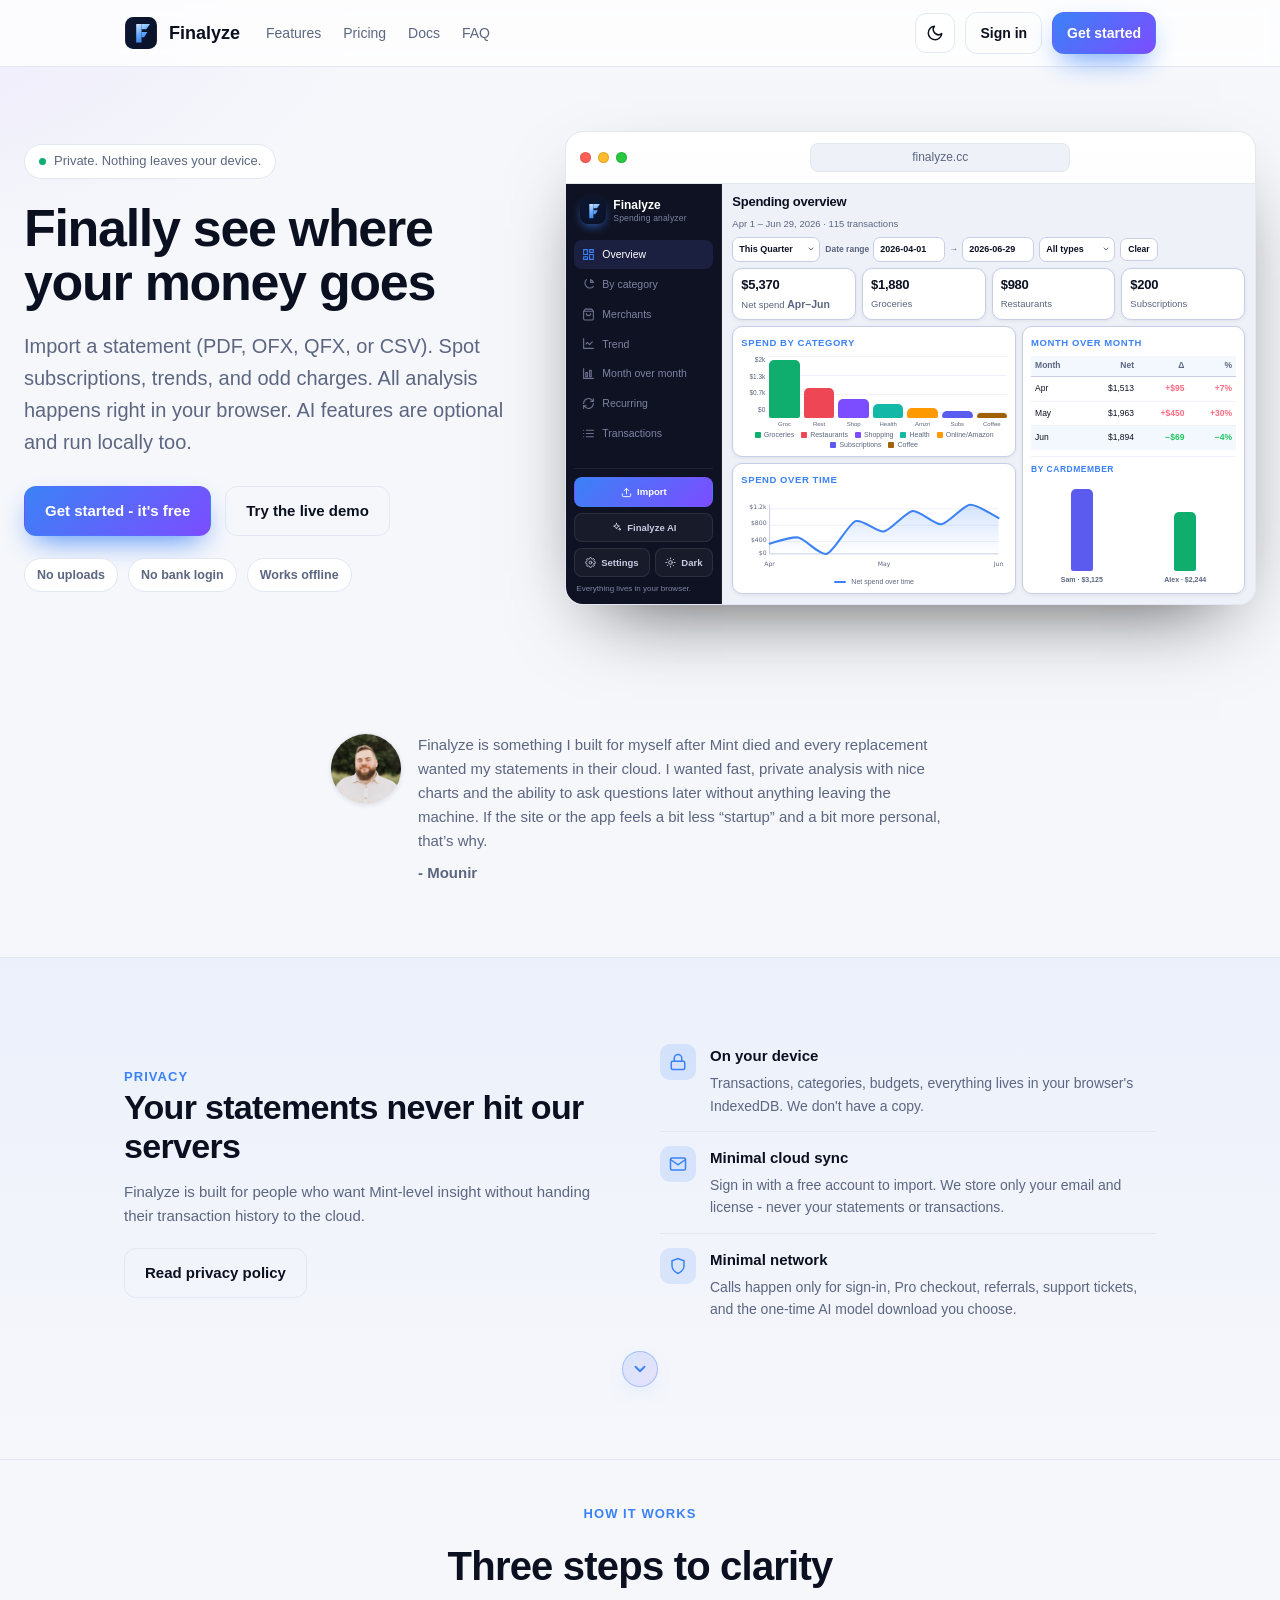
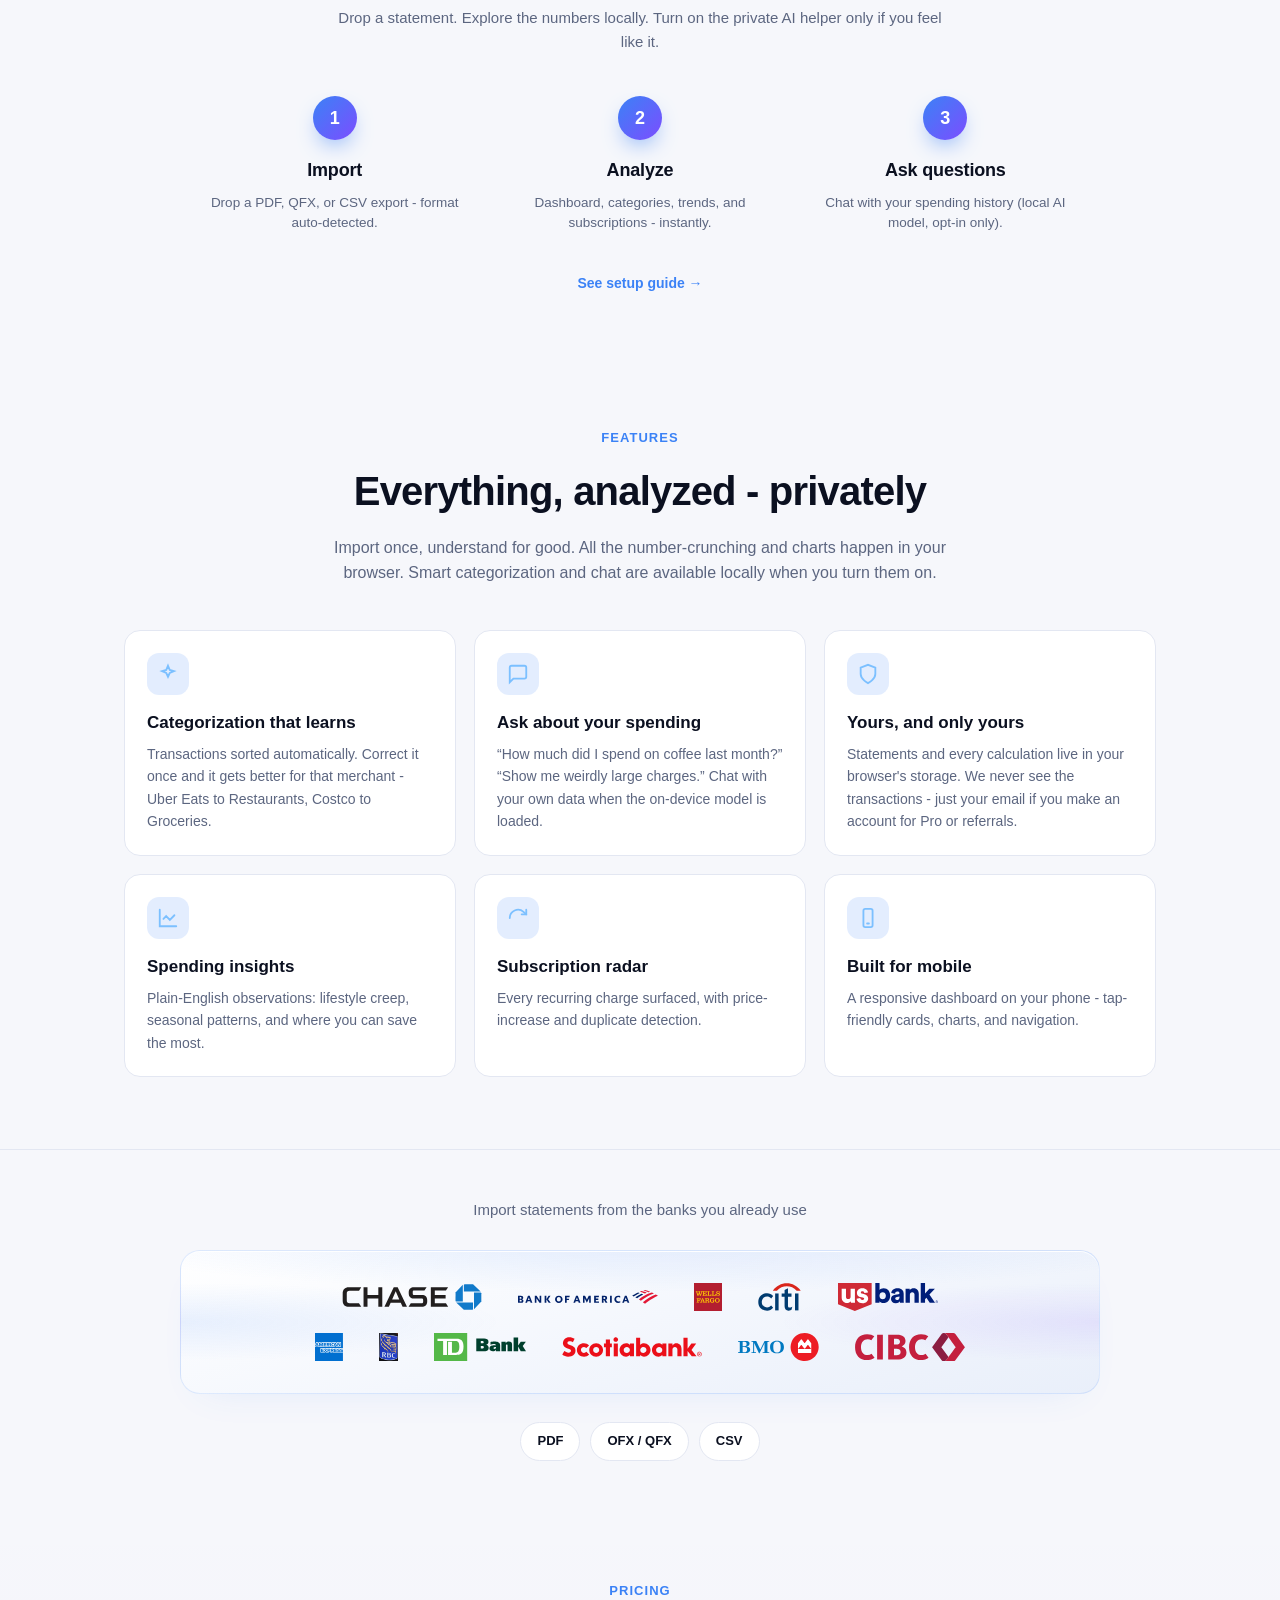
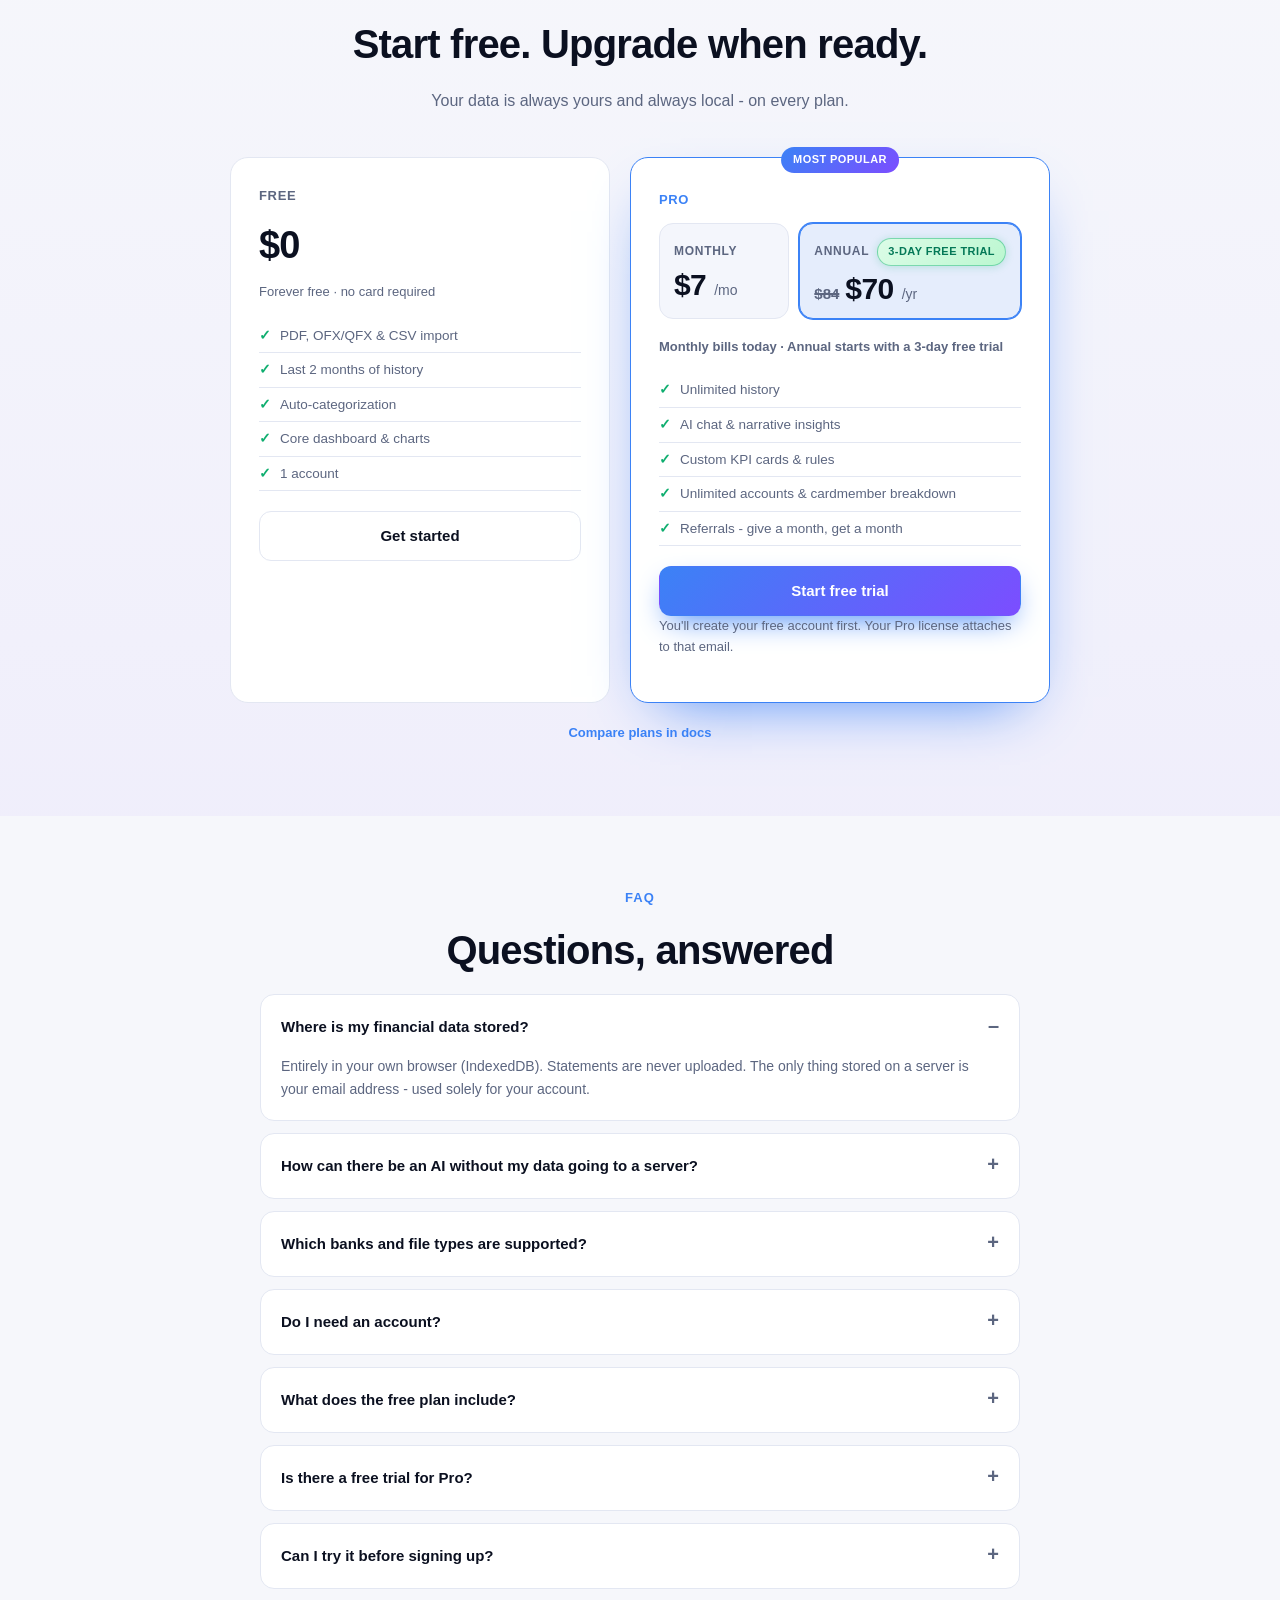
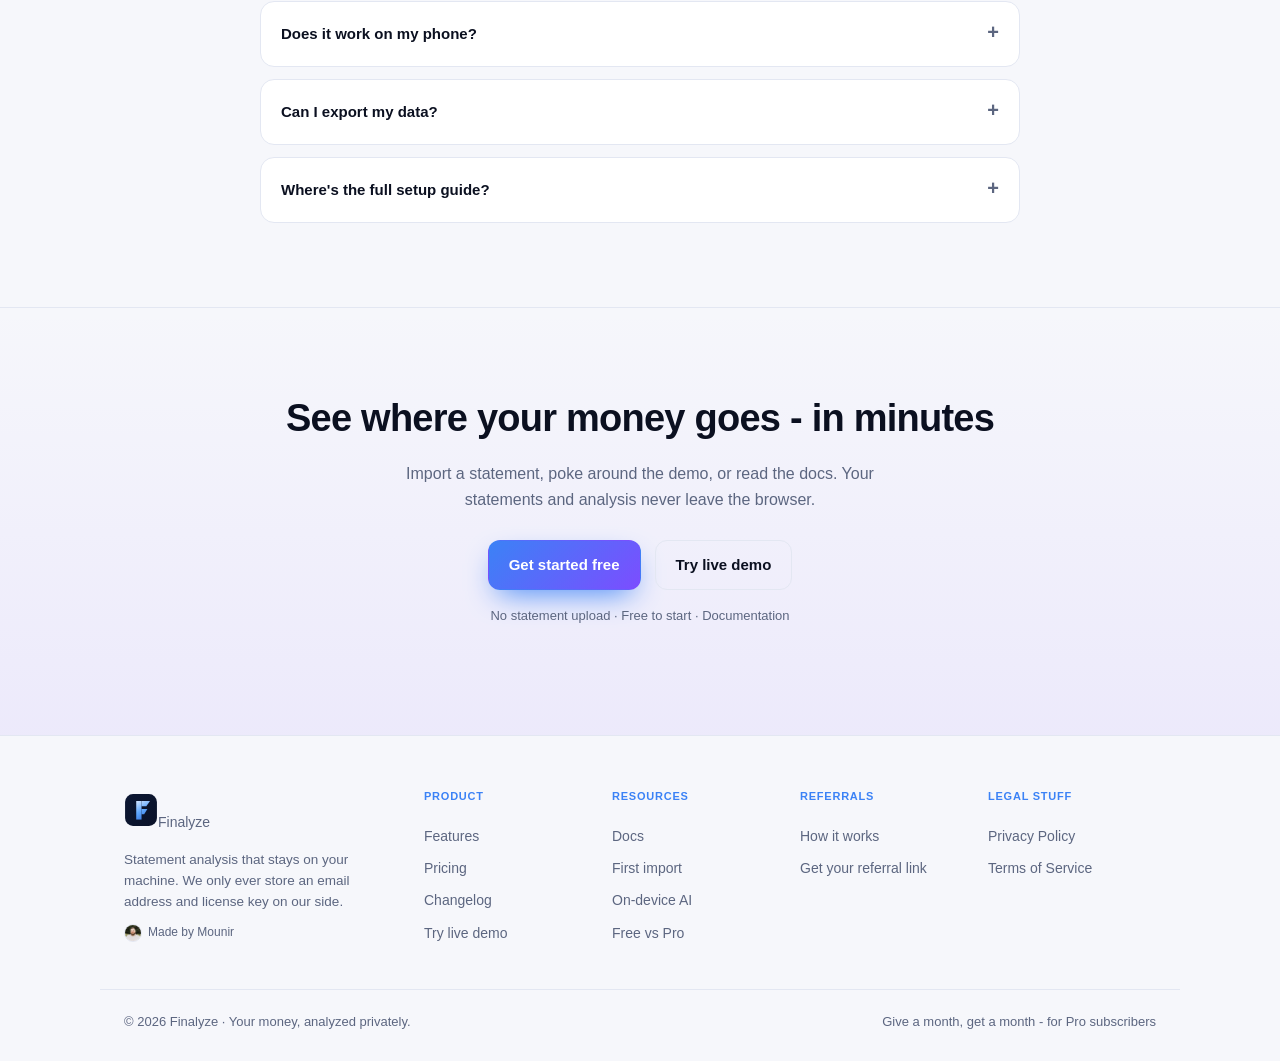
<file: index.html>
<!DOCTYPE html>
<html lang="en">
<head>
  <meta charset="UTF-8" />
  <meta name="viewport" content="width=device-width, initial-scale=1.0" />
  <title>Finalyze - Understand your spending, privately</title>
  <link rel="icon" type="image/svg+xml" href="assets/icon.svg" />
  <meta name="description" content="Analyze your spending from bank and credit card statements. Everything stays on your device - no uploads, no cloud analysis. Optional on-device AI for categorization and insights when you want it." />
  <link rel="canonical" href="https://finalyze.cc/" />
  <meta property="og:title" content="Finalyze - Understand your spending, privately" />
  <meta property="og:description" content="Analyze your spending from bank and credit card statements. Everything stays on your device - no uploads, no cloud analysis. Optional on-device AI for categorization and insights when you want it." />
  <meta property="og:url" content="https://finalyze.cc/" />
  <meta property="og:type" content="website" />
  <meta property="og:image" content="https://finalyze.cc/assets/og.jpg" />
  <meta property="og:image:width" content="1024" />
  <meta property="og:image:height" content="537" />
  <meta property="og:image:alt" content="Finalyze spending dashboard" />
  <meta name="twitter:card" content="summary_large_image" />
  <meta name="twitter:title" content="Finalyze - Understand your spending, privately" />
  <meta name="twitter:description" content="Analyze your spending from bank and credit card statements. Everything stays on your device - no uploads, no cloud analysis. Optional on-device AI for categorization and insights when you want it." />
  <meta name="twitter:image:alt" content="Finalyze spending dashboard" />
  <meta name="twitter:image" content="https://finalyze.cc/assets/og.jpg" />
  <meta name="twitter:image:alt" content="Finalyze - Local AI Spending Analyzer" />
  <meta http-equiv="Content-Security-Policy" content="default-src 'self'; script-src 'self' 'unsafe-inline'; style-src 'self' 'unsafe-inline'; img-src 'self' data:; connect-src 'self' https://*.supabase.co wss://*.supabase.co https://buy.stripe.com https://billing.stripe.com; frame-src https://buy.stripe.com https://billing.stripe.com; base-uri 'self'; form-action 'self'; object-src 'none'" />
  <meta http-equiv="X-Frame-Options" content="SAMEORIGIN" />
  <meta name="referrer" content="strict-origin-when-cross-origin" />
  <meta http-equiv="Permissions-Policy" content="camera=(), microphone=(), geolocation=()" />
  <link rel="stylesheet" href="landing.css?v=21" />
  <link rel="stylesheet" href="hero-mockup.css?v=19" />
  <!-- hero v7: side-by-side demo with interactive easter-egg chat -->
  <style>
    .appdemo .fzdm-window {
      display: grid !important;
      grid-template-columns: 156px minmax(0, 1fr) !important;
      align-items: stretch !important;
      height: 420px !important;
      min-height: 420px !important;
      max-height: 420px !important;
      overflow: hidden !important;
      background: #eef1f8 !important;
    }
    .appdemo .fzdm-side {
      display: flex !important;
      flex-direction: column !important;
      gap: 4px !important;
      background: #0f1222 !important;
      color: #c7cbe0 !important;
      border-right: 1px solid rgba(255, 255, 255, .06) !important;
      padding: 12px 8px 10px !important;
      box-sizing: border-box !important;
      min-height: 100% !important;
    }
    .appdemo .fzdm-brand {
      display: flex !important;
      align-items: center !important;
      gap: 7px !important;
      padding: 2px 6px 10px !important;
      color: #fff !important;
      font-weight: 700 !important;
      font-size: 12px !important;
      line-height: 1.1 !important;
    }
    .appdemo .fzdm-brand img {
      width: 26px !important;
      height: 26px !important;
      border-radius: 8px !important;
      flex-shrink: 0 !important;
      box-shadow: 0 4px 12px -4px #3b82f6 !important;
    }
    .appdemo .fzdm-brand small {
      display: block !important;
      font-weight: 500 !important;
      font-size: 8.5px !important;
      color: #7e84a3 !important;
      margin-top: 2px !important;
      letter-spacing: .02em !important;
    }
    .appdemo .fzdm-nav-wrap {
      display: flex !important;
      flex-direction: column !important;
      gap: 1px !important;
      margin-top: 2px !important;
    }
    .appdemo .fzdm-nav {
      display: flex !important;
      align-items: center !important;
      gap: 7px !important;
      padding: 6px 8px !important;
      border-radius: 8px !important;
      font-size: 10.5px !important;
      font-weight: 500 !important;
      color: #7e84a3 !important;
      white-space: nowrap !important;
      overflow: hidden !important;
      text-overflow: ellipsis !important;
    }
    .appdemo .fzdm-nav svg {
      width: 13px !important;
      height: 13px !important;
      flex-shrink: 0 !important;
      opacity: .85 !important;
    }
    .appdemo .fzdm-nav-on {
      color: #fff !important;
      background: #1b2040 !important;
    }
    .appdemo .fzdm-nav-on svg { color: #3b82f6 !important; opacity: 1 !important; }
    .appdemo .fzdm-side-spacer { flex: 1 1 auto !important; min-height: 6px !important; }
    .appdemo .fzdm-side-foot {
      border-top: 1px solid rgba(255, 255, 255, .07) !important;
      padding-top: 8px !important;
      display: flex !important;
      flex-direction: column !important;
      gap: 6px !important;
    }
    .appdemo .fzdm-side-actions { display: flex !important; gap: 5px !important; }
    .appdemo .fzdm-btn {
      display: flex !important;
      align-items: center !important;
      justify-content: center !important;
      gap: 5px !important;
      padding: 6px 8px !important;
      border-radius: 8px !important;
      font-size: 9.5px !important;
      font-weight: 600 !important;
      border: 1px solid rgba(255, 255, 255, .09) !important;
      white-space: nowrap !important;
      flex: 1 1 auto !important;
      min-width: 0 !important;
    }
    .appdemo .fzdm-btn svg { width: 11px !important; height: 11px !important; flex-shrink: 0 !important; }
    .appdemo .fzdm-btn-primary {
      background: linear-gradient(135deg, #3b82f6, #7c4dff) !important;
      color: #fff !important;
      border-color: transparent !important;
    }
    .appdemo .fzdm-btn-ghost {
      background: rgba(255, 255, 255, .04) !important;
      color: #c7cbe0 !important;
    }
    .appdemo .fzdm-side-note {
      font-size: 8px !important;
      line-height: 1.4 !important;
      color: #7e84a3 !important;
      margin: 0 !important;
      padding: 0 2px !important;
    }
    .appdemo .fzdm-main {
      display: flex !important;
      flex-direction: column !important;
      min-width: 0 !important;
      width: auto !important;
      height: 100% !important;
      box-sizing: border-box !important;
      padding: 8px 10px 10px !important;
      position: relative !important;
      overflow: hidden !important;
    }
    .appdemo .fzdm-window { position: relative !important; }
    .appdemo .fzdm-page-head { margin-bottom: 6px !important; flex-shrink: 0 !important; }
    .appdemo .fzdm-page-head h2 {
      margin: 0 !important;
      font-size: 13px !important;
      font-weight: 750 !important;
      letter-spacing: -.02em !important;
      color: #0b1020 !important;
    }
    .appdemo .fzdm-head-sub {
      margin-top: 3px !important;
      font-size: 9.5px !important;
      color: #5c6680 !important;
    }
    .appdemo .fzdm-filters {
      display: flex !important;
      flex-wrap: wrap !important;
      align-items: center !important;
      gap: 5px !important;
      margin-top: 6px !important;
    }
    .appdemo .fzdm-filter-select {
      font: inherit !important;
      font-size: 9px !important;
      font-weight: 600 !important;
      min-width: 0 !important;
      padding: 4px 16px 4px 6px !important;
      border: 1px solid #c7cfe6 !important;
      border-radius: 7px !important;
      color: #0b1020 !important;
      appearance: none !important;
      -webkit-appearance: none !important;
      background-color: #fff !important;
      background-image: url("data:image/svg+xml,%3Csvg xmlns='http://www.w3.org/2000/svg' width='8' height='8' viewBox='0 0 24 24' fill='none' stroke='%235c6680' stroke-width='3' stroke-linecap='round' stroke-linejoin='round'%3E%3Cpath d='m6 9 6 6 6-6'/%3E%3C/svg%3E") !important;
      background-repeat: no-repeat !important;
      background-position: right 4px center !important;
      background-size: 8px !important;
    }
    .appdemo .fzdm-filter-input {
      font: inherit !important;
      font-size: 9px !important;
      font-weight: 600 !important;
      padding: 4px 6px !important;
      border: 1px solid #c7cfe6 !important;
      border-radius: 7px !important;
      background: #fff !important;
      color: #0b1020 !important;
      min-height: 0 !important;
    }
    .appdemo .fzdm-filter-preset { min-width: 88px !important; }
    .appdemo .fzdm-filter-flow { min-width: 76px !important; }
    .appdemo .fzdm-filter-dates {
      display: flex !important;
      align-items: center !important;
      gap: 4px !important;
      flex-wrap: wrap !important;
    }
    .appdemo .fzdm-filter-label {
      font-size: 8.5px !important;
      font-weight: 700 !important;
      color: #5c6680 !important;
    }
    .appdemo .fzdm-filter-sep { color: #5c6680 !important; font-size: 9px !important; }
    .appdemo .fzdm-filter-input { width: 72px !important; }
    .appdemo .fzdm-filter-btn {
      font: inherit !important;
      font-size: 8.5px !important;
      font-weight: 600 !important;
      padding: 4px 7px !important;
      border: 1px solid #c7cfe6 !important;
      border-radius: 7px !important;
      background: #fff !important;
      color: #0b1020 !important;
    }
    .appdemo .fzdm-ai-popup {
      position: absolute !important;
      right: 10px !important;
      bottom: 10px !important;
      left: 166px !important;
      z-index: 6 !important;
      display: flex !important;
      justify-content: flex-end !important;
      align-items: flex-end !important;
      pointer-events: none !important;
      transition: opacity .2s ease, visibility .2s ease !important;
    }
    .appdemo .fzdm-ai-panel {
      width: min(72%, 320px) !important;
      background: #fff !important;
      border: 1px solid #c7cfe6 !important;
      border-radius: 12px !important;
      box-shadow: 0 18px 44px -12px rgba(11, 16, 32, .35) !important;
      display: flex !important;
      flex-direction: column !important;
      overflow: hidden !important;
      pointer-events: auto !important;
    }
    .appdemo .fzdm-ai-tabs {
      display: flex !important;
      align-items: center !important;
      gap: 3px !important;
      padding: 6px 8px !important;
      border-bottom: 1px solid #c7cfe6 !important;
      background: #f8f9fd !important;
      flex-shrink: 0 !important;
    }
    .appdemo .fzdm-ai-brand {
      font-size: 9.5px !important;
      font-weight: 700 !important;
      color: #0b1020 !important;
      margin-right: 4px !important;
      white-space: nowrap !important;
    }
    .appdemo .fzdm-ai-tab,
    .appdemo .fzdm-ai-close,
    .appdemo .fzdm-ai-form button,
    .appdemo .fzdm-ai-open,
    .appdemo .fzdm-demo-theme { cursor: pointer !important; }
    .appdemo .fzdm-ai-tab {
      font: inherit !important;
      border: none !important;
      background: none !important;
      font-weight: 600 !important;
      padding: 3px 6px !important;
      border-radius: 6px !important;
      color: #5c6680 !important;
      white-space: nowrap !important;
    }
    .appdemo .fzdm-ai-tab-on {
      background: #3b82f6 !important;
      color: #fff !important;
    }
    .appdemo .fzdm-ai-close {
      margin-left: auto !important;
      font: inherit !important;
      border: none !important;
      background: none !important;
      font-size: 14px !important;
      line-height: 1 !important;
      color: #5c6680 !important;
      padding: 0 2px !important;
    }
    .appdemo .fzdm-ai-body {
      flex: 1 1 auto !important;
      min-height: 0 !important;
      padding: 8px !important;
      display: flex !important;
      flex-direction: column !important;
      gap: 6px !important;
      overflow: hidden !important;
    }
    .appdemo .fzdm-ai-log {
      flex: 1 1 auto !important;
      min-height: 0 !important;
      overflow-y: auto !important;
      -webkit-overflow-scrolling: touch !important;
      display: flex !important;
      flex-direction: column !important;
      gap: 6px !important;
    }
    .appdemo .fzdm-ai-msg {
      max-width: 88% !important;
      padding: 5px 8px !important;
      border-radius: 10px !important;
      font-size: 9px !important;
      line-height: 1.45 !important;
    }
    .appdemo .fzdm-ai-msg.typing {
      color: #5c6680 !important;
      font-style: italic !important;
    }
    .appdemo .fzdm-ai-popup.is-hidden { opacity: 0 !important; visibility: hidden !important; pointer-events: none !important; }
    .appdemo .fzdm-ai-popup:not(.is-hidden) {
      left: 162px !important;
      right: 4px !important;
      top: 4px !important;
      bottom: 4px !important;
      align-items: stretch !important;
      justify-content: stretch !important;
      background: rgba(11, 16, 32, .08) !important;
      pointer-events: auto !important;
    }
    .appdemo .fzdm-ai-popup.is-hidden .fzdm-ai-panel { transform: translateY(6px) scale(.98) !important; }
    .appdemo .fzdm-ai-popup:not(.is-hidden) .fzdm-ai-panel {
      width: 100% !important;
      height: 100% !important;
      max-width: none !important;
      border-radius: 10px !important;
      box-shadow: 0 12px 32px -8px rgba(11, 16, 32, .35) !important;
    }
    .appdemo .fzdm-ai-panel { transition: transform .2s ease !important; }
    .appdemo .fzdm-ai-insights {
      margin: 0 !important;
      padding-left: 14px !important;
      font-size: 9px !important;
      line-height: 1.5 !important;
      color: #0b1020 !important;
    }
    .appdemo .fzdm-ai-insights li { margin-bottom: 4px !important; }
    .appdemo .fzdm-ai-models {
      font-size: 9px !important;
      line-height: 1.5 !important;
      color: #5c6680 !important;
      margin: 0 !important;
    }
    .appdemo .fzdm-ai-models a { color: #3b82f6 !important; font-weight: 600 !important; }
    #fzdmAiChatView {
      display: flex !important;
      flex-direction: column !important;
      gap: 6px !important;
      flex: 1 1 auto !important;
      min-height: 0 !important;
    }
    .appdemo .fzdm-ai-msg.user {
      align-self: flex-end !important;
      background: #3b82f6 !important;
      color: #fff !important;
      border-bottom-right-radius: 3px !important;
    }
    .appdemo .fzdm-ai-msg.bot {
      align-self: flex-start !important;
      background: #eef1f8 !important;
      color: #0b1020 !important;
      border-bottom-left-radius: 3px !important;
    }
    .appdemo .fzdm-ai-msg.bot a { color: #3b82f6 !important; font-weight: 600 !important; }
    .appdemo .fzdm-ai-msg b { font-weight: 700 !important; }
    .appdemo .fzdm-ai-form {
      display: flex !important;
      gap: 5px !important;
      flex-shrink: 0 !important;
    }
    .appdemo .fzdm-ai-form input {
      flex: 1 1 auto !important;
      min-width: 0 !important;
      font: inherit !important;
      font-size: 9px !important;
      padding: 5px 7px !important;
      border: 1px solid #c7cfe6 !important;
      border-radius: 8px !important;
      background: #fff !important;
      color: #0b1020 !important;
    }
    .appdemo .fzdm-ai-form button {
      font: inherit !important;
      font-size: 8.5px !important;
      font-weight: 700 !important;
      padding: 5px 8px !important;
      border: none !important;
      border-radius: 8px !important;
      background: linear-gradient(135deg, #3b82f6, #7c4dff) !important;
      color: #fff !important;
      white-space: nowrap !important;
    }
    .appdemo .fzdm-kpis {
      display: grid !important;
      grid-template-columns: repeat(4, minmax(0, 1fr)) !important;
      gap: 6px !important;
      width: 100% !important;
      flex-shrink: 0 !important;
    }
    .appdemo .fzdm-kpi,
    .appdemo .fzdm-panel {
      display: block !important;
      opacity: 1 !important;
      visibility: visible !important;
      background: #fff !important;
      border: 1px solid #c7cfe6 !important;
      border-radius: 10px !important;
      min-height: 0 !important;
    }
    .appdemo .fzdm-kpi { padding: 6px 8px !important; }
    .appdemo .fzdm-v { color: #0b1020 !important; font-size: 15px !important; font-weight: 800 !important; }
    .appdemo .fzdm-l { color: #5c6680 !important; font-size: 9.5px !important; margin-top: 1px !important; }
    .appdemo .fzdm-ph { color: #3b82f6 !important; font-size: 9.5px !important; font-weight: 700 !important; margin-bottom: 6px !important; }
    .appdemo .fzdm-row {
      display: grid !important;
      grid-template-columns: 1.12fr 0.88fr !important;
      gap: 6px !important;
      margin-top: 6px !important;
      flex: 1 1 auto !important;
      min-height: 0 !important;
    }
    .appdemo .fzdm-charts-col {
      display: flex !important;
      flex-direction: column !important;
      gap: 6px !important;
      min-height: 0 !important;
    }
    .appdemo .fzdm-charts-col .fzdm-panel {
      flex: 1 1 0 !important;
      display: flex !important;
      flex-direction: column !important;
    }
    .appdemo .fzdm-panel { padding: 8px !important; min-height: 0 !important; overflow: hidden !important; }
    .appdemo .fzdm-bars {
      display: flex !important;
      flex: 1 1 auto !important;
      height: auto !important;
      min-height: 36px !important;
      gap: 4px !important;
      align-items: flex-end !important;
      position: relative !important;
      z-index: 1 !important;
    }
    .appdemo .fzdm-bars span {
      display: block !important;
      flex: 1 !important;
      border-radius: 5px 5px 2px 2px !important;
      background: var(--bar, linear-gradient(180deg, #7c4dff, #3b82f6)) !important;
    }
    .appdemo .fzdm-chart-plot {
      display: grid !important;
      grid-template-columns: 24px 1fr !important;
      gap: 4px !important;
      flex: 1 1 auto !important;
      min-height: 0 !important;
    }
    .appdemo .fzdm-y-axis {
      display: flex !important;
      flex-direction: column !important;
      justify-content: space-between !important;
      align-items: flex-end !important;
      padding: 1px 0 14px !important;
      font-size: 6.5px !important;
      line-height: 1 !important;
      color: #5c6680 !important;
      font-variant-numeric: tabular-nums !important;
    }
    .appdemo .fzdm-bar-plot {
      display: flex !important;
      flex-direction: column !important;
      min-width: 0 !important;
      min-height: 0 !important;
      position: relative !important;
    }
    .appdemo .fzdm-bar-grid {
      position: absolute !important;
      left: 0 !important;
      right: 0 !important;
      top: 0 !important;
      bottom: 14px !important;
      display: flex !important;
      flex-direction: column !important;
      justify-content: space-between !important;
      pointer-events: none !important;
    }
    .appdemo .fzdm-bar-grid span {
      border-top: 1px solid #eef1f8 !important;
      height: 0 !important;
    }
    .appdemo .fzdm-x-axis {
      display: flex !important;
      gap: 4px !important;
      margin-top: 3px !important;
      flex-shrink: 0 !important;
    }
    .appdemo .fzdm-x-axis span {
      flex: 1 !important;
      font-size: 6px !important;
      line-height: 1.1 !important;
      color: #5c6680 !important;
      text-align: center !important;
      overflow: hidden !important;
      text-overflow: ellipsis !important;
      white-space: nowrap !important;
    }
    .appdemo .fzdm-chart-legend {
      display: flex !important;
      align-items: center !important;
      justify-content: center !important;
      width: 100% !important;
      gap: 5px !important;
      margin-top: 4px !important;
      font-size: 7px !important;
      line-height: 1 !important;
      color: #5c6680 !important;
      flex-shrink: 0 !important;
    }
    .appdemo .fzdm-chart-legend-cats {
      flex-wrap: wrap !important;
      justify-content: center !important;
      gap: 3px 7px !important;
      row-gap: 3px !important;
    }
    .appdemo .fzdm-chart-legend-cats > span {
      display: inline-flex !important;
      align-items: center !important;
      gap: 3px !important;
      white-space: nowrap !important;
    }
    .appdemo .fzdm-legend-swatch {
      display: inline-block !important;
      flex-shrink: 0 !important;
      width: 6px !important;
      height: 6px !important;
      border-radius: 1px !important;
    }
    .appdemo .fzdm-legend-swatch.fzdm-legend-line {
      width: 12px !important;
      height: 0 !important;
      border-top: 2px solid #3b82f6 !important;
      border-radius: 1px !important;
    }
    .appdemo[data-theme="dark"] .fzdm-y-axis,
    .appdemo[data-theme="dark"] .fzdm-x-axis span,
    .appdemo[data-theme="dark"] .fzdm-chart-legend { color: #94a0c0 !important; }
    .appdemo[data-theme="dark"] .fzdm-bar-grid span { border-color: #1f2845 !important; }
    .appdemo[data-theme="dark"] .fzdm-legend-swatch.fzdm-legend-line { border-color: #7cc0ff !important; }
    .appdemo .fzdm-line-chart {
      display: block !important;
      width: 100% !important;
      flex: 1 1 auto !important;
      height: auto !important;
      min-height: 52px !important;
    }
    .appdemo .fzdm-line-chart .fzdm-axis-grid line {
      stroke: #eef1f8 !important;
      stroke-width: 1 !important;
      vector-effect: non-scaling-stroke !important;
    }
    .appdemo .fzdm-line-chart .fzdm-axis-line {
      stroke: #c7cfe6 !important;
      stroke-width: 1 !important;
      vector-effect: non-scaling-stroke !important;
    }
    .appdemo .fzdm-line-chart .fzdm-axis-y,
    .appdemo .fzdm-line-chart .fzdm-axis-x {
      fill: #5c6680 !important;
      font-size: 6px !important;
      font-family: system-ui, -apple-system, sans-serif !important;
    }
    .appdemo .fzdm-line-chart .fzdm-axis-y { text-anchor: end !important; }
    .appdemo .fzdm-line-chart .fzdm-axis-x { text-anchor: middle !important; }
    .appdemo[data-theme="dark"] .fzdm-line-chart .fzdm-axis-grid line { stroke: #1f2845 !important; }
    .appdemo[data-theme="dark"] .fzdm-line-chart .fzdm-axis-line { stroke: #2a3558 !important; }
    .appdemo[data-theme="dark"] .fzdm-line-chart .fzdm-axis-y,
    .appdemo[data-theme="dark"] .fzdm-line-chart .fzdm-axis-x { fill: #94a0c0 !important; }
    .appdemo .fzdm-line-chart .fzdm-line-fill {
      fill: url(#fzdmLineFill) !important;
      opacity: 1 !important;
    }
    .appdemo .fzdm-line-chart .fzdm-line-stroke {
      fill: none !important;
      stroke: #3b82f6 !important;
      stroke-width: 2 !important;
      stroke-linecap: round !important;
      stroke-linejoin: round !important;
    }
    @media (prefers-reduced-motion: reduce) {
      .appdemo .fzdm-line-chart .fzdm-line-stroke { transition: none !important; }
      .appdemo .fzdm-line-chart .fzdm-line-fill { transition: none !important; }
    }
    .appdemo[data-theme="dark"] .fzdm-line-chart .fzdm-line-stroke { stroke: #7cc0ff !important; }
    .appdemo .fzdm-mom {
      display: flex !important;
      flex-direction: column !important;
    }
    .appdemo .fzdm-mom-table-wrap { flex: 0 0 auto !important; overflow: hidden !important; }
    .appdemo .fzdm-mom-table {
      width: 100% !important;
      border-collapse: collapse !important;
      font-size: 8.5px !important;
    }
    .appdemo .fzdm-mom-table th {
      text-align: left !important;
      font-weight: 700 !important;
      color: #5c6680 !important;
      padding: 3px 4px !important;
      border-bottom: 1px solid #c7cfe6 !important;
    }
    .appdemo .fzdm-mom-table th.num,
    .appdemo .fzdm-mom-table td.num { text-align: right !important; font-variant-numeric: tabular-nums !important; }
    .appdemo .fzdm-mom-table td {
      padding: 5px 4px !important;
      color: #0b1020 !important;
      border-bottom: 1px solid #eef1f8 !important;
    }
    .appdemo .fzdm-mom-table tr:last-child td { border-bottom: none !important; }
    .appdemo .fzdm-mom-table tr:last-child { background: rgba(59, 130, 246, .06) !important; }
    .appdemo .fzdm-mom-table .up { color: #ff6b81 !important; font-weight: 700 !important; }
    .appdemo .fzdm-mom-table .down { color: #22c55e !important; font-weight: 700 !important; }
    .appdemo[data-theme="dark"] .fzdm-mom-table th { color: #94a0c0 !important; border-color: #1f2845 !important; }
    .appdemo[data-theme="dark"] .fzdm-mom-table td { color: #eef1fb !important; border-color: #1f2845 !important; }
    .appdemo[data-theme="dark"] .fzdm-mom-table tr:last-child { background: rgba(59, 130, 246, .12) !important; }
    .appdemo .fzdm-cm-wrap {
      flex: 1 1 auto !important;
      min-height: 0 !important;
      display: flex !important;
      flex-direction: column !important;
      margin-top: 6px !important;
      padding-top: 6px !important;
      border-top: 1px solid #eef1f8 !important;
    }
    .appdemo .fzdm-ph-sm { margin-bottom: 4px !important; font-size: 8.5px !important; }
    .appdemo .fzdm-cm-bars {
      display: flex !important;
      align-items: flex-end !important;
      justify-content: space-around !important;
      gap: 6px !important;
      flex: 1 1 auto !important;
      min-height: 52px !important;
      padding: 0 2px !important;
    }
    .appdemo .fzdm-cm-bar {
      flex: 1 1 0 !important;
      display: flex !important;
      flex-direction: column !important;
      align-items: center !important;
      min-width: 0 !important;
      min-height: 0 !important;
      height: 100% !important;
    }
    .appdemo .fzdm-cm-track {
      flex: 1 1 auto !important;
      width: 100% !important;
      max-width: 22px !important;
      min-height: 0 !important;
      display: flex !important;
      align-items: flex-end !important;
    }
    .appdemo .fzdm-cm-fill {
      display: block !important;
      width: 100% !important;
      border-radius: 5px 5px 2px 2px !important;
      min-height: 4px !important;
    }
    .appdemo .fzdm-cm-label {
      font-size: 7px !important;
      font-weight: 600 !important;
      color: #5c6680 !important;
      margin-top: 3px !important;
      text-align: center !important;
      overflow: hidden !important;
      text-overflow: ellipsis !important;
      white-space: nowrap !important;
      width: 100% !important;
    }
    .appdemo[data-theme="dark"] .fzdm-cm-wrap { border-color: #1f2845 !important; }
    .appdemo[data-theme="dark"] .fzdm-cm-label { color: #94a0c0 !important; }
    .appdemo[data-theme="dark"] .fzdm-window { background: #0b1124 !important; }
    .appdemo[data-theme="dark"] .fzdm-kpi,
    .appdemo[data-theme="dark"] .fzdm-panel {
      background: #111831 !important;
      border-color: #1f2845 !important;
    }
    .appdemo[data-theme="dark"] .fzdm-v { color: #eef1fb !important; }
    .appdemo[data-theme="dark"] .fzdm-l { color: #94a0c0 !important; }
    .appdemo[data-theme="dark"] .fzdm-page-head h2 { color: #eef1fb !important; }
    .appdemo[data-theme="dark"] .fzdm-head-sub,
    .appdemo[data-theme="dark"] .fzdm-filter-label,
    .appdemo[data-theme="dark"] .fzdm-filter-sep { color: #94a0c0 !important; }
    .appdemo[data-theme="dark"] .fzdm-filter-select {
      background-color: #111831 !important;
      border-color: #1f2845 !important;
      color: #eef1fb !important;
      background-image: url("data:image/svg+xml,%3Csvg xmlns='http://www.w3.org/2000/svg' width='8' height='8' viewBox='0 0 24 24' fill='none' stroke='%23eef1fb' stroke-width='3' stroke-linecap='round' stroke-linejoin='round'%3E%3Cpath d='m6 9 6 6 6-6'/%3E%3C/svg%3E") !important;
    }
    .appdemo[data-theme="dark"] .fzdm-filter-select option {
      background: #111831 !important;
      color: #eef1fb !important;
    }
    .appdemo[data-theme="dark"] .fzdm-filter-input,
    .appdemo[data-theme="dark"] .fzdm-filter-btn {
      background: #111831 !important;
      border-color: #1f2845 !important;
      color: #eef1fb !important;
    }
    .appdemo[data-theme="dark"] .fzdm-ai-panel {
      background: #111831 !important;
      border-color: #1f2845 !important;
    }
    .appdemo[data-theme="dark"] .fzdm-ai-tabs { background: #0b1124 !important; border-color: #1f2845 !important; }
    .appdemo[data-theme="dark"] .fzdm-ai-brand { color: #eef1fb !important; }
    .appdemo[data-theme="dark"] .fzdm-ai-tab { color: #94a0c0 !important; }
    .appdemo[data-theme="dark"] .fzdm-ai-msg.bot { background: #1b2040 !important; color: #eef1fb !important; }
    .appdemo[data-theme="dark"] .fzdm-ai-insights { color: #eef1fb !important; }
    .appdemo[data-theme="dark"] .fzdm-ai-models { color: #94a0c0 !important; }
    .appdemo[data-theme="dark"] .fzdm-ai-form input {
      background: #0b1124 !important;
      border-color: #1f2845 !important;
      color: #eef1fb !important;
    }

    /* Side-by-side hero (demo on the right) */
    .hero.hero-split { padding: 64px 0 56px; text-align: left; }
    .hero.hero-split .wrap { max-width: 1380px; }
    .hero-split-grid {
      display: grid;
      grid-template-columns: minmax(0, 1fr) minmax(0, 1.4fr);
      gap: clamp(28px, 4vw, 48px);
      align-items: center;
    }
    .hero-copy .pill { margin-bottom: 22px; }
    .hero-copy .lead { margin: 0 0 28px; max-width: 34rem; }
    .hero-copy .cta { justify-content: flex-start; }
    .hero-copy .trust-chips { justify-content: flex-start; margin-top: 22px; }
    .hero-copy h1 { font-size: clamp(32px, 4.2vw, 52px); }
    .hero-split .appdemo {
      margin: 0;
      max-width: none;
      width: 100%;
      box-shadow: 0 32px 80px -36px rgba(0, 0, 0, .75);
      overflow: hidden;
    }
    .hero-split .fzdm-v { font-size: 13px !important; }
    .hero-split .appdemo .fzdm-kpis { grid-template-columns: repeat(4, minmax(0, 1fr)) !important; }
    .hero-split .appdemo .fzdm-row { grid-template-columns: 1.12fr 0.88fr !important; }
    @media (max-width: 900px) {
      .hero.hero-split { text-align: center; }
      .hero-split-grid { grid-template-columns: 1fr; gap: 36px; }
      .hero-copy .cta, .hero-copy .trust-chips { justify-content: center; }
      .hero-copy .lead { margin-left: auto; margin-right: auto; }
      .hero-split .appdemo { max-width: 784px; margin: 0 auto; }
      .hero-split .appdemo .fzdm-window { grid-template-columns: 1fr !important; }
      .hero-split .appdemo .fzdm-side { display: none !important; }
      .hero-split .appdemo .fzdm-ai-popup:not(.is-hidden) { left: 4px !important; }
    }

    /* Compact how-it-works section */
    #how-it-works.block { padding: 44px 0 !important; }
    #how-it-works .title { margin-bottom: 8px !important; }
    #how-it-works .sub { margin-bottom: 24px !important; font-size: 15px !important; }
    #how-it-works .steps { gap: 16px !important; }
    #how-it-works .step { padding: 18px 16px !important; }
    #how-it-works .step p { font-size: 13.5px !important; line-height: 1.45 !important; margin-bottom: 0 !important; }
    #how-it-works .section-link { margin-top: 20px !important; }
    #privacy .scroll-cue { margin-top: 16px !important; }
    #how-it-works .scroll-cue { margin-top: 16px !important; }
    #features .scroll-cue { margin-top: 28px !important; }
  </style>
  <script>
    (function () {
      try { document.documentElement.dataset.theme = localStorage.getItem('finalyze.theme') || 'light'; }
      catch (e) { document.documentElement.dataset.theme = 'light'; }
    })();
  </script>
</head>
<body>
  <script src="js/escape.js"></script>
  <script src="js/config.js"></script>
  <script src="js/referral.js"></script>

  <nav>
    <div class="wrap">
      <a class="brand" href="#top"><img src="assets/icon.svg" alt="" />Finalyze</a>
      <div class="links">
        <a href="#features">Features</a>
        <a href="#pricing">Pricing</a>
        <a href="/docs/">Docs</a>
        <a href="#faq">FAQ</a>
      </div>
      <div class="spacer"></div>
      <div class="nav-actions">
        <button class="menu-btn" id="menuBtn" type="button" aria-label="Open menu" aria-expanded="false">
          <svg viewBox="0 0 24 24" fill="none" stroke="currentColor" stroke-width="2" stroke-linecap="round"><line x1="3" y1="6" x2="21" y2="6"/><line x1="3" y1="12" x2="21" y2="12"/><line x1="3" y1="18" x2="21" y2="18"/></svg>
        </button>
        <button class="theme-toggle" id="themeToggle" title="Toggle light / dark" aria-label="Toggle theme"></button>
        <a class="btn ghost sm" href="/app?signin=1">Sign in</a>
        <a class="btn primary sm" id="navSignup" href="/app?signup=1">Get started</a>
      </div>
    </div>
    <div class="nav-drawer" id="navDrawer" hidden>
      <a href="#features">Features</a>
      <a href="#pricing">Pricing</a>
      <a href="/docs/">Docs</a>
      <a href="#faq">FAQ</a>
      <a href="/app?signin=1">Sign in</a>
    </div>
  </nav>

  <header class="hero hero-split" id="top">
    <div class="wrap">
      <div class="hero-split-grid">
        <div class="hero-copy">
          <span class="pill"><span class="dot"></span> Private. Nothing leaves your device.</span>
          <h1>Finally see where<br>your money goes</h1>
          <p class="lead">Import a statement (PDF, OFX, QFX, or CSV). Spot subscriptions, trends, and odd charges. All analysis happens right in your browser. AI features are optional and run locally too.</p>
          <div class="cta">
            <a class="btn primary" id="ctaSignup" href="/app?signup=1">Get started - it's free</a>
            <a class="btn ghost" href="/app?demo=1">Try the live demo</a>
          </div>
          <div class="trust-chips">
            <span class="chip">No uploads</span>
            <span class="chip">No bank login</span>
            <span class="chip">Works offline</span>
          </div>
        </div>

        <div class="appdemo fzdm-ready" id="how" aria-label="Finalyze dashboard preview">
          <script>(function(){var el=document.currentScript.parentElement;el.dataset.theme=document.documentElement.dataset.theme||'light';})();</script>
          <div class="fzdm-chrome"><span class="fzdm-dots"><i></i><i></i><i></i></span><span class="fzdm-url">finalyze.cc</span></div>
          <div class="fzdm-window" style="display:grid;grid-template-columns:156px minmax(0,1fr);height:420px;min-height:420px;max-height:420px;overflow:hidden;background:#eef1f8">
            <aside class="fzdm-side" style="display:flex;flex-direction:column;min-height:0">
              <div class="fzdm-brand">
                <img src="assets/icon.svg" alt="" width="26" height="26" />
                <span>Finalyze<small>Spending analyzer</small></span>
              </div>
              <div class="fzdm-nav-wrap">
                <div class="fzdm-nav fzdm-nav-on"><svg viewBox="0 0 24 24" fill="none" stroke="currentColor" stroke-width="2" stroke-linecap="round" stroke-linejoin="round"><rect x="3" y="3" width="7" height="9"/><rect x="14" y="3" width="7" height="5"/><rect x="14" y="12" width="7" height="9"/><rect x="3" y="16" width="7" height="5"/></svg>Overview</div>
                <div class="fzdm-nav"><svg viewBox="0 0 24 24" fill="none" stroke="currentColor" stroke-width="2" stroke-linecap="round" stroke-linejoin="round"><path d="M21 15.9A9 9 0 1 1 8.1 3"/><path d="M21 8.1A9 9 0 0 0 15.9 3V8.1z"/></svg>By category</div>
                <div class="fzdm-nav"><svg viewBox="0 0 24 24" fill="none" stroke="currentColor" stroke-width="2" stroke-linecap="round" stroke-linejoin="round"><path d="M6 2 3 6v14a2 2 0 0 0 2 2h14a2 2 0 0 0 2-2V6l-3-4z"/><path d="M3 6h18"/><path d="M16 10a4 4 0 0 1-8 0"/></svg>Merchants</div>
                <div class="fzdm-nav"><svg viewBox="0 0 24 24" fill="none" stroke="currentColor" stroke-width="2" stroke-linecap="round" stroke-linejoin="round"><path d="M3 3v18h18"/><path d="m19 9-5 5-4-4-3 3"/></svg>Trend</div>
                <div class="fzdm-nav"><svg viewBox="0 0 24 24" fill="none" stroke="currentColor" stroke-width="2" stroke-linecap="round" stroke-linejoin="round"><path d="M3 3v18h18"/><rect x="7" y="10" width="3" height="8"/><rect x="14" y="6" width="3" height="12"/></svg>Month over month</div>
                <div class="fzdm-nav"><svg viewBox="0 0 24 24" fill="none" stroke="currentColor" stroke-width="2" stroke-linecap="round" stroke-linejoin="round"><path d="M3 12a9 9 0 0 1 15-6.7L21 8"/><path d="M21 3v5h-5"/><path d="M21 12a9 9 0 0 1-15 6.7L3 16"/><path d="M3 21v-5h5"/></svg>Recurring</div>
                <div class="fzdm-nav"><svg viewBox="0 0 24 24" fill="none" stroke="currentColor" stroke-width="2" stroke-linecap="round" stroke-linejoin="round"><line x1="8" y1="6" x2="21" y2="6"/><line x1="8" y1="12" x2="21" y2="12"/><line x1="8" y1="18" x2="21" y2="18"/><line x1="3" y1="6" x2="3.01" y2="6"/><line x1="3" y1="12" x2="3.01" y2="12"/><line x1="3" y1="18" x2="3.01" y2="18"/></svg>Transactions</div>
              </div>
              <div class="fzdm-side-spacer"></div>
              <div class="fzdm-side-foot">
                <div class="fzdm-btn fzdm-btn-primary"><svg viewBox="0 0 24 24" fill="none" stroke="currentColor" stroke-width="2" stroke-linecap="round" stroke-linejoin="round"><path d="M21 15v4a2 2 0 0 1-2 2H5a2 2 0 0 1-2-2v-4"/><polyline points="17 8 12 3 7 8"/><line x1="12" y1="3" x2="12" y2="15"/></svg>Import</div>
                <div class="fzdm-btn fzdm-btn-ghost fzdm-ai-open" id="fzdmAiOpen" role="button" tabindex="0"><svg viewBox="0 0 24 24" fill="none" stroke="currentColor" stroke-width="2" stroke-linecap="round" stroke-linejoin="round"><path d="M12 3l1.9 4.6L18.5 9l-4.6 1.9L12 15l-1.9-4.1L5.5 9l4.6-1.4L12 3z"/><path d="M19 14l.7 1.8L21.5 16l-1.8.7L19 18l-.7-1.3L16.5 16l1.8-.2L19 14z"/></svg>Finalyze AI</div>
                <div class="fzdm-side-actions">
                  <div class="fzdm-btn fzdm-btn-ghost"><svg viewBox="0 0 24 24" fill="none" stroke="currentColor" stroke-width="2" stroke-linecap="round" stroke-linejoin="round"><circle cx="12" cy="12" r="3"/><path d="M19.4 15a1.65 1.65 0 0 0 .33 1.82l.06.06a2 2 0 1 1-2.83 2.83l-.06-.06a1.65 1.65 0 0 0-1.82-.33 1.65 1.65 0 0 0-1 1.51V21a2 2 0 0 1-4 0v-.09A1.65 1.65 0 0 0 9 19.4a1.65 1.65 0 0 0-1.82.33l-.06.06a2 2 0 1 1-2.83-2.83l.06-.06a1.65 1.65 0 0 0 .33-1.82 1.65 1.65 0 0 0-1.51-1H3a2 2 0 0 1 0-4h.09A1.65 1.65 0 0 0 4.6 9a1.65 1.65 0 0 0-.33-1.82l-.06-.06a2 2 0 1 1 2.83-2.83l.06.06a1.65 1.65 0 0 0 1.82.33H9a1.65 1.65 0 0 0 1-1.51V3a2 2 0 0 1 4 0v.09a1.65 1.65 0 0 0 1 1.51 1.65 1.65 0 0 0 1.82-.33l.06-.06a2 2 0 1 1 2.83 2.83l-.06.06a1.65 1.65 0 0 0-.33 1.82V9a1.65 1.65 0 0 0 1.51 1H21a2 2 0 0 1 0 4h-.09a1.65 1.65 0 0 0-1.51 1z"/></svg>Settings</div>
                  <div class="fzdm-btn fzdm-btn-ghost fzdm-demo-theme" id="fzdmDemoTheme" role="button" tabindex="0" title="Toggle light / dark">
                    <svg id="fzdmDemoThemeIcon" viewBox="0 0 24 24" fill="none" stroke="currentColor" stroke-width="2" stroke-linecap="round" stroke-linejoin="round"><circle cx="12" cy="12" r="4"/><path d="M12 2v2M12 20v2M4.9 4.9l1.4 1.4M17.7 17.7l1.4 1.4M2 12h2M20 12h2M4.9 19.1l1.4-1.4M17.7 6.3l1.4-1.4"/></svg>
                    <span id="fzdmDemoThemeLabel">Dark</span>
                  </div>
                </div>
                <p class="fzdm-side-note">Everything lives in your browser.</p>
              </div>
            </aside>
            <div class="fzdm-main" style="display:flex;flex-direction:column;min-width:0;height:100%;overflow:hidden">
              <div class="fzdm-page-head">
                <h2>Spending overview</h2>
                <div class="fzdm-head-sub">Apr 1 – Jun 29, 2026 · 115 transactions</div>
                <div class="fzdm-filters">
                  <select class="fzdm-filter-select fzdm-filter-preset" id="fzdmFilterPreset" aria-label="Quick date range">
                    <option value="quarter" selected>This Quarter</option>
                    <option value="this-month">This Month</option>
                    <option value="last-month">Last Month</option>
                    <option value="all">All Time</option>
                  </select>
                  <div class="fzdm-filter-dates">
                    <span class="fzdm-filter-label">Date range</span>
                    <input class="fzdm-filter-input" id="fzdmFilterFrom" type="text" value="2026-04-01" readonly aria-label="From date" />
                    <span class="fzdm-filter-sep">→</span>
                    <input class="fzdm-filter-input" id="fzdmFilterTo" type="text" value="2026-06-29" readonly aria-label="To date" />
                  </div>
                  <select class="fzdm-filter-select fzdm-filter-flow" id="fzdmFilterFlow" aria-label="Transaction type">
                    <option value="all" selected>All types</option>
                    <option value="spend">Spend only</option>
                    <option value="payment">Payments</option>
                    <option value="refund">Refunds</option>
                  </select>
                  <button class="fzdm-filter-btn" id="fzdmFilterClear" type="button">Clear</button>
                </div>
              </div>
              <div class="fzdm-kpis">
                <div class="fzdm-kpi"><div class="fzdm-v" data-to="5370" data-prefix="$">$5,370</div><div class="fzdm-l">Net spend <em>Apr–Jun</em></div></div>
                <div class="fzdm-kpi"><div class="fzdm-v" data-to="1880" data-prefix="$">$1,880</div><div class="fzdm-l">Groceries</div></div>
                <div class="fzdm-kpi"><div class="fzdm-v" data-to="980" data-prefix="$">$980</div><div class="fzdm-l">Restaurants</div></div>
                <div class="fzdm-kpi"><div class="fzdm-v" data-to="200" data-prefix="$">$200</div><div class="fzdm-l">Subscriptions</div></div>
              </div>
              <div class="fzdm-row">
                <div class="fzdm-charts-col">
                  <div class="fzdm-panel fzdm-chart">
                    <div class="fzdm-ph">Spend by category</div>
                    <div class="fzdm-chart-plot">
                      <div class="fzdm-y-axis" aria-hidden="true">
                        <span>$2k</span><span>$1.3k</span><span>$0.7k</span><span>$0</span>
                      </div>
                      <div class="fzdm-bar-plot">
                        <div class="fzdm-bar-grid" aria-hidden="true"><span></span><span></span><span></span><span></span></div>
                        <div class="fzdm-bars">
                          <span style="--h:94%;--d:0s;--bar:#0fae6f;height:94%;min-height:4px"></span>
                          <span style="--h:49%;--d:.08s;--bar:#ef4655;height:49%;min-height:4px"></span>
                          <span style="--h:30%;--d:.16s;--bar:#7c4dff;height:30%;min-height:4px"></span>
                          <span style="--h:23%;--d:.24s;--bar:#14b8a6;height:23%;min-height:4px"></span>
                          <span style="--h:16%;--d:.32s;--bar:#ff9900;height:16%;min-height:4px"></span>
                          <span style="--h:10%;--d:.4s;--bar:#5b5bf0;height:10%;min-height:4px"></span>
                          <span style="--h:7%;--d:.48s;--bar:#a16207;height:7%;min-height:4px"></span>
                        </div>
                        <div class="fzdm-x-axis" aria-hidden="true">
                          <span>Groc</span><span>Rest</span><span>Shop</span><span>Health</span><span>Amzn</span><span>Subs</span><span>Coffee</span>
                        </div>
                      </div>
                    </div>
                    <div class="fzdm-chart-legend fzdm-chart-legend-cats" aria-hidden="true">
                      <span><i class="fzdm-legend-swatch" style="background:#0fae6f"></i> Groceries</span>
                      <span><i class="fzdm-legend-swatch" style="background:#ef4655"></i> Restaurants</span>
                      <span><i class="fzdm-legend-swatch" style="background:#7c4dff"></i> Shopping</span>
                      <span><i class="fzdm-legend-swatch" style="background:#14b8a6"></i> Health</span>
                      <span><i class="fzdm-legend-swatch" style="background:#ff9900"></i> Online/Amazon</span>
                      <span><i class="fzdm-legend-swatch" style="background:#5b5bf0"></i> Subscriptions</span>
                      <span><i class="fzdm-legend-swatch" style="background:#a16207"></i> Coffee</span>
                    </div>
                  </div>
                  <div class="fzdm-panel fzdm-line">
                    <div class="fzdm-ph">Spend over time</div>
                    <svg class="fzdm-line-chart" viewBox="0 0 260 72" preserveAspectRatio="xMidYMid meet" aria-hidden="true">
                      <defs>
                        <linearGradient id="fzdmLineFill" x1="0" y1="0" x2="0" y2="1">
                          <stop offset="0%" stop-color="#3b82f6" stop-opacity=".22"/>
                          <stop offset="100%" stop-color="#3b82f6" stop-opacity="0"/>
                        </linearGradient>
                      </defs>
                      <g class="fzdm-axis-grid">
                        <line x1="28" y1="12" x2="252" y2="12"/>
                        <line x1="28" y1="28" x2="252" y2="28"/>
                        <line x1="28" y1="44" x2="252" y2="44"/>
                      </g>
                      <line class="fzdm-axis-line" x1="28" y1="8" x2="28" y2="56"/>
                      <line class="fzdm-axis-line" x1="28" y1="56" x2="252" y2="56"/>
                      <text class="fzdm-axis-y" x="25" y="12">$1.2k</text>
                      <text class="fzdm-axis-y" x="25" y="28">$800</text>
                      <text class="fzdm-axis-y" x="25" y="44">$400</text>
                      <text class="fzdm-axis-y" x="25" y="57">$0</text>
                      <text class="fzdm-axis-x" x="28" y="68">Apr</text>
                      <text class="fzdm-axis-x" x="140" y="68">May</text>
                      <text class="fzdm-axis-x" x="252" y="68">Jun</text>
                      <path class="fzdm-line-fill" d="M28,46 C31.36,45.28 49.28,38.8 56,40 C62.72,41.2 77.28,57.92 84,56 C90.72,54.08 105.28,26.64 112,24 C118.72,21.36 133.28,35.2 140,34 C146.72,32.8 161.28,14.84 168,14 C174.72,13.16 189.28,27.72 196,27 C202.72,26.28 217.28,8.72 224,8 C230.72,7.28 248.64,19.44 252,21 L252,56 L28,56 Z"/>
                      <path class="fzdm-line-stroke" d="M28,46 C31.36,45.28 49.28,38.8 56,40 C62.72,41.2 77.28,57.92 84,56 C90.72,54.08 105.28,26.64 112,24 C118.72,21.36 133.28,35.2 140,34 C146.72,32.8 161.28,14.84 168,14 C174.72,13.16 189.28,27.72 196,27 C202.72,26.28 217.28,8.72 224,8 C230.72,7.28 248.64,19.44 252,21"/>
                    </svg>
                    <div class="fzdm-chart-legend" aria-hidden="true"><span class="fzdm-legend-swatch fzdm-legend-line"></span> Net spend over time</div>
                  </div>
                </div>
                <div class="fzdm-panel fzdm-mom">
                  <div class="fzdm-ph">Month over month</div>
                  <div class="fzdm-mom-table-wrap">
                    <table class="fzdm-mom-table">
                      <thead>
                        <tr><th>Month</th><th class="num">Net</th><th class="num">Δ</th><th class="num">%</th></tr>
                      </thead>
                      <tbody>
                        <tr><td>Apr</td><td class="num">$1,513</td><td class="num up">+$95</td><td class="num up">+7%</td></tr>
                        <tr><td>May</td><td class="num">$1,963</td><td class="num up">+$450</td><td class="num up">+30%</td></tr>
                        <tr><td>Jun</td><td class="num">$1,894</td><td class="num down">−$69</td><td class="num down">−4%</td></tr>
                      </tbody>
                    </table>
                  </div>
                  <div class="fzdm-cm-wrap">
                    <div class="fzdm-ph fzdm-ph-sm">By cardmember</div>
                    <div class="fzdm-cm-bars" aria-hidden="true">
                      <div class="fzdm-cm-bar">
                        <div class="fzdm-cm-track"><span class="fzdm-cm-fill" style="height:90%;background:#5b5bf0"></span></div>
                        <span class="fzdm-cm-label">Sam · $3,125</span>
                      </div>
                      <div class="fzdm-cm-bar">
                        <div class="fzdm-cm-track"><span class="fzdm-cm-fill" style="height:65%;background:#0fae6f"></span></div>
                        <span class="fzdm-cm-label">Alex · $2,244</span>
                      </div>
                    </div>
                  </div>
                </div>
              </div>
            </div>
            <div class="fzdm-ai-popup is-hidden" id="fzdmAiPopup">
              <div class="fzdm-ai-panel">
                <div class="fzdm-ai-tabs">
                  <span class="fzdm-ai-brand">Finalyze AI</span>
                  <button type="button" class="fzdm-ai-tab" data-fzdm-ai-tab="insights">Insights</button>
                  <button type="button" class="fzdm-ai-tab fzdm-ai-tab-on" data-fzdm-ai-tab="chat">Chat</button>
                  <button type="button" class="fzdm-ai-tab" data-fzdm-ai-tab="models">Models</button>
                  <button type="button" class="fzdm-ai-close" id="fzdmAiClose" title="Close">×</button>
                </div>
                <div class="fzdm-ai-body" id="fzdmAiBody">
                  <div id="fzdmAiChatView">
                    <div class="fzdm-ai-log" id="fzdmAiLog">
                      <div class="fzdm-ai-msg bot">Ask about this demo data - try “coffee”, “subscriptions”, or “what changed?”</div>
                    </div>
                    <form class="fzdm-ai-form" id="fzdmAiForm">
                      <input type="text" id="fzdmAiInput" placeholder="Ask your data…" autocomplete="off" />
                      <button type="submit">Send</button>
                    </form>
                  </div>
                  <ul class="fzdm-ai-insights" id="fzdmAiInsightsView" hidden>
                    <li>You spent <b>$69 less</b> in June than May (<b>−4%</b>).</li>
                    <li>Groceries is your top category at <b>$1,880</b>; Costco leads at <b>$641</b>.</li>
                    <li>Found <b>5 subscriptions</b> (~<b>$67/mo</b>): Spotify, Netflix, ChatGPT, Apple, Google.</li>
                    <li>Top merchant: <b>The Keg</b> at <b>$721</b> across 4 visits.</li>
                  </ul>
                  <p class="fzdm-ai-models" id="fzdmAiModelsView" hidden>These run locally in the real app (WebAssembly). Nothing is sent anywhere. You can enable the models from Settings once you're in the full demo.</p>
                </div>
              </div>
            </div>
          </div>
        </div>
      </div>
    </div>
  </header>

  <section class="block maker-note" id="maker">
    <div class="wrap">
      <div class="maker-inner">
        <img src="assets/mounir.png" alt="Mounir" class="maker-photo" width="72" height="72" loading="lazy" />
        <div class="maker-copy">
          <p>Finalyze is something I built for myself after Mint died and every replacement wanted my statements in their cloud. I wanted fast, private analysis with nice charts and the ability to ask questions later without anything leaving the machine. If the site or the app feels a bit less “startup” and a bit more personal, that’s why.</p>
          <p class="maker-sign">- Mounir</p>
        </div>
      </div>
    </div>
  </section>

  <section class="block privacy-band" id="privacy">
    <div class="wrap">
      <div class="privacy-inner">
        <div class="privacy-head">
          <div class="eyebrow" style="text-align:left">Privacy</div>
          <h2>Your statements never hit our servers</h2>
          <p>Finalyze is built for people who want Mint-level insight without handing their transaction history to the cloud.</p>
          <a class="btn ghost" href="/legal/privacy.html">Read privacy policy</a>
        </div>
        <ul class="privacy-list">
          <li>
            <span class="pi"><svg viewBox="0 0 24 24" fill="none" stroke="currentColor" stroke-width="2" stroke-linecap="round"><rect x="3" y="11" width="18" height="11" rx="2"/><path d="M7 11V7a5 5 0 0 1 10 0v4"/></svg></span>
            <span><strong>On your device</strong> Transactions, categories, budgets, everything lives in your browser's IndexedDB. We don't have a copy.</span>
          </li>
          <li>
            <span class="pi"><svg viewBox="0 0 24 24" fill="none" stroke="currentColor" stroke-width="2" stroke-linecap="round"><path d="M4 4h16c1.1 0 2 .9 2 2v12c0 1.1-.9 2-2 2H4c-1.1 0-2-.9-2-2V6c0-1.1.9-2 2-2z"/><polyline points="22,6 12,13 2,6"/></svg></span>
            <span><strong>Minimal cloud sync</strong> Sign in with a free account to import. We store only your email and license - never your statements or transactions.</span>
          </li>
          <li>
            <span class="pi"><svg viewBox="0 0 24 24" fill="none" stroke="currentColor" stroke-width="2" stroke-linecap="round"><path d="M12 22s8-4 8-10V5l-8-3-8 3v7c0 6 8 10 8 10z"/></svg></span>
            <span><strong>Minimal network</strong> Calls happen only for sign-in, Pro checkout, referrals, support tickets, and the one-time AI model download you choose.</span>
          </li>
        </ul>
      </div>
      <a class="scroll-cue" href="#how-it-works" aria-label="Scroll down for more">
        <span class="scroll-cue-icon" aria-hidden="true">
          <svg viewBox="0 0 24 24" fill="none" stroke-width="2.5" stroke-linecap="round" stroke-linejoin="round"><path d="m6 9 6 6 6-6"/></svg>
        </span>
      </a>
    </div>
  </section>

  <section class="block" id="how-it-works">
    <div class="wrap">
      <div class="eyebrow">How it works</div>
      <h2 class="title">Three steps to clarity</h2>
      <p class="sub">Drop a statement. Explore the numbers locally. Turn on the private AI helper only if you feel like it.</p>
      <div class="steps">
        <div class="step">
          <div class="step-num">1</div>
          <h3>Import</h3>
          <p>Drop a PDF, QFX, or CSV export - format auto-detected.</p>
        </div>
        <div class="step">
          <div class="step-num">2</div>
          <h3>Analyze</h3>
          <p>Dashboard, categories, trends, and subscriptions - instantly.</p>
        </div>
        <div class="step">
          <div class="step-num">3</div>
          <h3>Ask questions</h3>
          <p>Chat with your spending history (local AI model, opt-in only).</p>
        </div>
      </div>
      <p class="section-link"><a href="/docs/#first-import">See setup guide →</a></p>
      <a class="scroll-cue" href="#features" aria-label="Scroll down for more">
        <span class="scroll-cue-icon" aria-hidden="true">
          <svg viewBox="0 0 24 24" fill="none" stroke-width="2.5" stroke-linecap="round" stroke-linejoin="round"><path d="m6 9 6 6 6-6"/></svg>
        </span>
      </a>
    </div>
  </section>

  <section class="block" id="features">
    <div class="wrap">
      <div class="eyebrow">Features</div>
      <h2 class="title">Everything, analyzed - privately</h2>
      <p class="sub">Import once, understand for good. All the number-crunching and charts happen in your browser. Smart categorization and chat are available locally when you turn them on.</p>
      <div class="grid features-grid">
        <div class="feature">
          <div class="ic"><svg viewBox="0 0 24 24" fill="none" stroke="currentColor" stroke-width="2" stroke-linecap="round"><path d="M12 3l1.9 4.6L18.5 9l-4.6 1.9L12 15l-1.9-4.1L5.5 9l4.6-1.4z"/></svg></div>
          <h3>Categorization that learns</h3>
          <p>Transactions sorted automatically. Correct it once and it gets better for that merchant - Uber Eats to Restaurants, Costco to Groceries.</p>
        </div>
        <div class="feature">
          <div class="ic"><svg viewBox="0 0 24 24" fill="none" stroke="currentColor" stroke-width="2" stroke-linecap="round"><path d="M21 15a2 2 0 0 1-2 2H7l-4 4V5a2 2 0 0 1 2-2h14a2 2 0 0 1 2 2z"/></svg></div>
          <h3>Ask about your spending</h3>
          <p>“How much did I spend on coffee last month?” “Show me weirdly large charges.” Chat with your own data when the on-device model is loaded.</p>
        </div>
        <div class="feature">
          <div class="ic"><svg viewBox="0 0 24 24" fill="none" stroke="currentColor" stroke-width="2" stroke-linecap="round"><path d="M12 22s8-4 8-10V5l-8-3-8 3v7c0 6 8 10 8 10z"/></svg></div>
          <h3>Yours, and only yours</h3>
          <p>Statements and every calculation live in your browser's storage. We never see the transactions - just your email if you make an account for Pro or referrals.</p>
        </div>
        <div class="feature">
          <div class="ic"><svg viewBox="0 0 24 24" fill="none" stroke="currentColor" stroke-width="2" stroke-linecap="round"><path d="M3 3v18h18"/><path d="m19 9-5 5-4-4-3 3"/></svg></div>
          <h3>Spending insights</h3>
          <p>Plain-English observations: lifestyle creep, seasonal patterns, and where you can save the most.</p>
        </div>
        <div class="feature">
          <div class="ic"><svg viewBox="0 0 24 24" fill="none" stroke="currentColor" stroke-width="2" stroke-linecap="round"><path d="M3 12a9 9 0 0 1 15-6.7L21 8"/><path d="M21 3v5h-5"/></svg></div>
          <h3>Subscription radar</h3>
          <p>Every recurring charge surfaced, with price-increase and duplicate detection.</p>
        </div>
        <div class="feature">
          <div class="ic"><svg viewBox="0 0 24 24" fill="none" stroke="currentColor" stroke-width="2" stroke-linecap="round"><rect x="7" y="2" width="10" height="20" rx="2"/><path d="M11 18h2"/></svg></div>
          <h3>Built for mobile</h3>
          <p>A responsive dashboard on your phone - tap-friendly cards, charts, and navigation.</p>
        </div>
      </div>
      <a class="scroll-cue" href="#banks" aria-label="Scroll down for more">
        <span class="scroll-cue-icon" aria-hidden="true">
          <svg viewBox="0 0 24 24" fill="none" stroke-width="2.5" stroke-linecap="round" stroke-linejoin="round"><path d="m6 9 6 6 6-6"/></svg>
        </span>
      </a>
    </div>
  </section>

  <section class="banks-strip" id="banks">
    <div class="wrap">
      <p class="banks-lead">Import statements from the banks you already use</p>
      <div class="bank-logos" aria-label="Supported banks">
        <div class="bank-logos-row">
          <img src="assets/banks/chase.svg" alt="Chase" width="100" height="32" loading="lazy" />
          <img src="assets/banks/bank-of-america.svg" alt="Bank of America" width="160" height="32" loading="lazy" />
          <img src="assets/banks/wells-fargo.svg" alt="Wells Fargo" width="130" height="32" loading="lazy" />
          <img src="assets/banks/citi.svg" alt="Citi" width="56" height="32" loading="lazy" />
          <img src="assets/banks/us-bank.svg" alt="U.S. Bank" width="120" height="32" loading="lazy" />
        </div>
        <div class="bank-logos-row">
          <img src="assets/banks/amex.svg" alt="American Express" width="120" height="32" loading="lazy" />
          <img src="assets/banks/rbc.jpg" alt="Royal Bank of Canada" width="32" height="32" loading="lazy" />
          <img src="assets/banks/td.svg" alt="TD" width="48" height="32" loading="lazy" />
          <img src="assets/banks/scotiabank.svg" alt="Scotiabank" width="140" height="32" loading="lazy" />
          <img src="assets/banks/bmo.svg" alt="BMO" width="56" height="32" loading="lazy" />
          <img src="assets/banks/cibc.svg" alt="CIBC" width="56" height="32" loading="lazy" />
        </div>
      </div>
      <div class="format-pills">
        <span>PDF</span>
        <span>OFX / QFX</span>
        <span>CSV</span>
      </div>
    </div>
  </section>

  <section class="block" id="pricing" style="background:linear-gradient(180deg,transparent,rgba(124,77,255,.05));">
    <div class="wrap">
      <div class="eyebrow">Pricing</div>
      <h2 class="title">Start free. Upgrade when ready.</h2>
      <p class="sub">Your data is always yours and always local - on every plan.</p>
      <div class="prices prices-duo">
        <div class="price">
          <div class="tag">Free</div>
          <div class="amt">$0</div>
          <p class="micro">Forever free · no card required</p>
          <ul>
            <li>PDF, OFX/QFX &amp; CSV import</li>
            <li>Last 2 months of history</li>
            <li>Auto-categorization</li>
            <li>Core dashboard &amp; charts</li>
            <li>1 account</li>
          </ul>
          <a class="btn ghost" id="priceSignup" href="/app?signup=1" style="width:100%;justify-content:center;">Get started</a>
        </div>
        <div class="price pro-pack">
          <span class="price-badge">Most popular</span>
          <div class="tag">Pro</div>
          <div class="pro-plans" role="group" aria-label="Choose Pro billing">
            <button type="button" class="pro-plan pro-plan-pick" data-plan="monthly" data-href="/app?signup=1&amp;plan=pro-monthly" aria-pressed="false">
              <div class="pro-plan-head">
                <span class="pro-plan-name">Monthly</span>
              </div>
              <div class="pro-plan-price"><strong>$7</strong><span>/mo</span></div>
            </button>
            <button type="button" class="pro-plan pro-plan-pick is-selected" data-plan="annual" data-href="/app?signup=1&amp;plan=pro-annual" aria-pressed="true">
              <div class="pro-plan-head">
                <span class="pro-plan-name">Annual</span>
                <span class="pro-plan-pill">3-day free trial</span>
              </div>
              <div class="pro-plan-price">
                <s class="price-was">$84</s>
                <strong>$70</strong><span>/yr</span>
              </div>
            </button>
          </div>
          <p class="micro pro-trial-copy">Monthly bills today · Annual starts with a 3-day free trial</p>
          <ul>
            <li>Unlimited history</li>
            <li>AI chat &amp; narrative insights</li>
            <li>Custom KPI cards &amp; rules</li>
            <li>Unlimited accounts &amp; cardmember breakdown</li>
            <li>Referrals - give a month, get a month</li>
          </ul>
          <a class="btn primary pro-checkout" id="proCheckout" href="/app?signup=1&amp;plan=pro-annual" style="width:100%;justify-content:center;">Start free trial</a>
          <p class="micro pro-checkout-note">You'll create your free account first. Your Pro license attaches to that email.</p>
        </div>
      </div>
      <p class="price-foot price-foot-centered"><a href="/docs/#plans">Compare plans in docs</a></p>
    </div>
  </section>

  <section class="block" id="faq">
    <div class="wrap">
      <div class="eyebrow">FAQ</div>
      <h2 class="title">Questions, answered</h2>
      <div class="faq">
        <details open><summary>Where is my financial data stored?</summary><p>Entirely in your own browser (IndexedDB). Statements are never uploaded. The only thing stored on a server is your email address - used solely for your account.</p></details>
        <details><summary>How can there be an AI without my data going to a server?</summary><p>The categorization model and the chat model both run entirely in the browser using WebAssembly. You download the weights once (a few hundred MB), then everything is local - even if you're offline.</p></details>
        <details><summary>Which banks and file types are supported?</summary><p>Most major North American banks and cards via PDF statements, OFX/QFX, and CSV - with automatic format detection. Amex, RBC, TD, Scotiabank, BMO, CIBC, Chase, and more.</p></details>
        <details><summary>Do I need an account?</summary><p>Yes - a free account is required to import and analyze your statements. It only stores your email; your financial data stays in your browser. The free plan covers your last 2 months of history; Pro unlocks unlimited history and premium features. You can also explore a sample-data tour without an account.</p></details>
        <details><summary>What does the free plan include?</summary><p>Importing, built-in auto-categorization, the core dashboard and charts, and one account - for your most recent 2 months of transactions. Pro unlocks unlimited history, the local chat assistant, custom cards and rules, multiple accounts, cardmember breakdown, and a referral program (give a month, get a month).</p></details>
        <details><summary>Is there a free trial for Pro?</summary><p>Yes - annual Pro includes a <strong>3-day free trial</strong>. You won't be charged until the trial ends unless you cancel first. Monthly Pro is billed right away at $7/month.</p></details>
        <details><summary>Can I try it before signing up?</summary><p>Yes - choose “Take a tour with sample data” to explore every feature with dummy transactions, no account needed.</p></details>
        <details><summary>Does it work on my phone?</summary><p>Yes. The whole dashboard is mobile-responsive - transactions become tap-friendly cards, charts resize, and the menu slides in. Add it to your home screen to use it like an app.</p></details>
        <details><summary>Can I export my data?</summary><p>Yes. Export a full JSON backup anytime and restore it on another device.</p></details>
        <details><summary>Where's the full setup guide?</summary><p>See the <a href="/docs/">Finalyze docs</a> for import steps, the optional local AI, plans, privacy, and troubleshooting.</p></details>
      </div>
    </div>
  </section>

  <section class="cta-band">
    <div class="wrap">
      <h2>See where your money goes - in minutes</h2>
      <p>Import a statement, poke around the demo, or read the docs. Your statements and analysis never leave the browser.</p>
      <div class="cta">
        <a class="btn primary" id="finalCtaSignup" href="/app?signup=1">Get started free</a>
        <a class="btn ghost" href="/app?demo=1">Try live demo</a>
      </div>
      <p class="note">No statement upload · Free to start · <a href="/docs/">Documentation</a></p>
    </div>
  </section>

  <footer class="site-footer" role="contentinfo">
    <div class="wrap footer-grid">
      <div class="footer-col footer-brand">
        <a class="brand" href="/"><img src="assets/icon.svg" alt="" />Finalyze</a>
        <p>Statement analysis that stays on your machine. We only ever store an email address and license key on our side.</p>
        <div class="maker-foot"><img src="assets/mounir.png" alt="" width="18" height="18" /><span>Made by Mounir</span></div>
      </div>
      <div class="footer-links">
      <div class="footer-col">
        <h4>Product</h4>
        <ul>
          <li><a href="#features">Features</a></li>
          <li><a href="#pricing">Pricing</a></li>
          <li><a href="/changelog/">Changelog</a></li>
          <li><a href="/app?demo=1">Try live demo</a></li>
        </ul>
      </div>
      <div class="footer-col">
        <h4>Resources</h4>
        <ul>
          <li><a href="/docs/">Docs</a></li>
          <li><a href="/docs/#first-import">First import</a></li>
          <li><a href="/docs/#ai-enable">On-device AI</a></li>
          <li><a href="/docs/#plans">Free vs Pro</a></li>
        </ul>
      </div>
      <div class="footer-col">
        <h4>Referrals</h4>
        <ul>
          <li><a href="/docs/#referrals">How it works</a></li>
          <li><a href="/app">Get your referral link</a></li>
        </ul>
      </div>
      <div class="footer-col">
        <h4>Legal Stuff</h4>
        <ul>
          <li><a href="/legal/privacy.html">Privacy Policy</a></li>
          <li><a href="/legal/terms.html">Terms of Service</a></li>
        </ul>
      </div>
      </div>
    </div>
    <div class="wrap footer-bottom">
      <span>© 2026 Finalyze · Your money, analyzed privately.</span>
      <a class="scroll-cue scroll-cue-top" href="#top" aria-label="Go to top">
        <span class="scroll-cue-top-label">Go to top</span>
        <span class="scroll-cue-icon" aria-hidden="true">
          <svg viewBox="0 0 24 24" fill="none" stroke-width="2.5" stroke-linecap="round" stroke-linejoin="round"><path d="m6 15 6-6 6 6"/></svg>
        </span>
      </a>
      <span class="footer-meta">Give a month, get a month - for Pro subscribers</span>
    </div>
  </footer>

  <script>
    (function () {
      var SUN = '<svg viewBox="0 0 24 24" fill="none" stroke="currentColor" stroke-width="2" stroke-linecap="round" stroke-linejoin="round"><circle cx="12" cy="12" r="4"/><path d="M12 2v2M12 20v2M4.9 4.9l1.4 1.4M17.7 17.7l1.4 1.4M2 12h2M20 12h2M4.9 19.1l1.4-1.4M17.7 6.3l1.4-1.4"/></svg>';
      var MOON = '<svg viewBox="0 0 24 24" fill="none" stroke="currentColor" stroke-width="2" stroke-linecap="round" stroke-linejoin="round"><path d="M21 12.8A9 9 0 1 1 11.2 3a7 7 0 0 0 9.8 9.8z"/></svg>';
      var btn = document.getElementById('themeToggle');
      var demo = document.getElementById('how');
      var demoBtn = document.getElementById('fzdmDemoTheme');
      var demoLabel = document.getElementById('fzdmDemoThemeLabel');
      function syncPageTheme() {
        var dark = document.documentElement.dataset.theme === 'dark';
        if (btn) btn.innerHTML = dark ? SUN : MOON;
      }
      function syncDemoThemeUI() {
        if (!demo) return;
        var dark = demo.dataset.theme === 'dark';
        if (demoLabel) demoLabel.textContent = dark ? 'Light' : 'Dark';
        var icon = document.getElementById('fzdmDemoThemeIcon');
        if (icon) {
          var wrap = document.createElement('div');
          wrap.innerHTML = dark ? MOON : SUN;
          var next = wrap.firstChild;
          next.id = 'fzdmDemoThemeIcon';
          icon.replaceWith(next);
        }
      }
      function syncDemoFromPage() {
        if (!demo) return;
        demo.dataset.theme = document.documentElement.dataset.theme === 'dark' ? 'dark' : 'light';
        syncDemoThemeUI();
      }
      function togglePageTheme() {
        var next = document.documentElement.dataset.theme === 'dark' ? 'light' : 'dark';
        document.documentElement.dataset.theme = next;
        try { localStorage.setItem('finalyze.theme', next); } catch (e) {}
        syncPageTheme();
        syncDemoFromPage();
      }
      function toggleDemoTheme() {
        if (!demo) return;
        demo.dataset.theme = demo.dataset.theme === 'dark' ? 'light' : 'dark';
        syncDemoThemeUI();
      }
      syncPageTheme();
      syncDemoFromPage();
      if (btn) btn.onclick = togglePageTheme;
      if (demoBtn) {
        demoBtn.onclick = toggleDemoTheme;
        demoBtn.onkeydown = function (e) {
          if (e.key === 'Enter' || e.key === ' ') { e.preventDefault(); toggleDemoTheme(); }
        };
      }
    })();

    (function () {
      var downCues = [].slice.call(document.querySelectorAll('.scroll-cue:not(.scroll-cue-top)'));
      var topCue = document.querySelector('.scroll-cue-top');
      if (!downCues.length && !topCue) return;
      function syncScrollCues() {
        var vh = window.innerHeight;
        downCues.forEach(function (cue) {
          var section = cue.closest('section');
          if (!section) {
            cue.classList.add('is-hidden');
            return;
          }
          var sr = section.getBoundingClientRect();
          var show;
          if (section.id === 'privacy') {
            show = sr.bottom >= vh * 0.62;
          } else {
            show = sr.top <= vh * 0.42 && sr.bottom >= vh * 0.62;
          }
          cue.classList.toggle('is-hidden', !show);
        });
        if (topCue) {
          topCue.classList.toggle('is-hidden', window.scrollY < Math.min(520, vh * 0.55));
        }
      }
      window.addEventListener('scroll', syncScrollCues, { passive: true });
      window.addEventListener('resize', syncScrollCues);
      syncScrollCues();
    })();

    (function () {
      var menuBtn = document.getElementById('menuBtn');
      var drawer = document.getElementById('navDrawer');
      function closeMenu() {
        document.body.classList.remove('nav-open');
        if (menuBtn) menuBtn.setAttribute('aria-expanded', 'false');
        if (drawer) drawer.hidden = true;
      }
      if (menuBtn && drawer) {
        menuBtn.onclick = function () {
          var open = document.body.classList.toggle('nav-open');
          menuBtn.setAttribute('aria-expanded', open ? 'true' : 'false');
          drawer.hidden = !open;
        };
        drawer.querySelectorAll('a').forEach(function (a) {
          a.addEventListener('click', closeMenu);
        });
      }
    })();

    (function () {
      var picks = document.querySelectorAll('.pro-plan-pick');
      var checkout = document.getElementById('proCheckout');
      if (!picks.length || !checkout) return;
      var labels = { annual: 'Start free trial', monthly: 'Subscribe' };
      function selectPlan(btn) {
        picks.forEach(function (b) {
          b.classList.remove('is-selected');
          b.setAttribute('aria-pressed', 'false');
        });
        btn.classList.add('is-selected');
        btn.setAttribute('aria-pressed', 'true');
        // Route through signup in the same tab; the app launches Stripe checkout
        // post-auth with the account email bound (license attaches to that email).
        checkout.href = btn.dataset.href;
        checkout.textContent = labels[btn.dataset.plan] || 'Continue';
        checkout.removeAttribute('target');
        checkout.removeAttribute('rel');
        checkout.classList.remove('is-disabled');
        checkout.removeAttribute('aria-disabled');
        checkout.removeAttribute('tabindex');
      }
      picks.forEach(function (btn) { btn.onclick = function () { selectPlan(btn); }; });
      var pre = document.querySelector('.pro-plan-pick[data-plan="annual"]');
      if (pre) selectPlan(pre);
      checkout.addEventListener('click', function (e) {
        if (checkout.classList.contains('is-disabled')) e.preventDefault();
      });
    })();

    (function () {
      var R = window.Finalyze && window.Finalyze.Referral;
      if (!R) return;
      ['ctaSignup', 'priceSignup', 'navSignup', 'finalCtaSignup'].forEach(function (id) {
        var el = document.getElementById(id);
        if (el && el.getAttribute('href')) el.setAttribute('href', R.appendRef(el.getAttribute('href')));
      });
    })();

    (function () {
      var reduce = window.matchMedia && matchMedia('(prefers-reduced-motion: reduce)').matches;
      var kpis = [].slice.call(document.querySelectorAll('.fzdm-v'));
      function countUp() {
        kpis.forEach(function (el) {
          var to = +el.dataset.to, pre = el.dataset.prefix || '', start = Date.now(), dur = 1100;
          var iv = setInterval(function () {
            var p = Math.min(1, (Date.now() - start) / dur), e = 1 - Math.pow(1 - p, 3);
            el.textContent = pre + Math.round(to * e).toLocaleString();
            if (p >= 1) clearInterval(iv);
          }, 40);
        });
      }
      if (reduce) { kpis.forEach(function (el) { el.textContent = (el.dataset.prefix || '') + (+el.dataset.to).toLocaleString(); }); }
      else { countUp(); setInterval(countUp, 9000); }
    })();

    (function () {
      var svg = document.querySelector('.fzdm-line-chart');
      if (!svg) return;
      var stroke = svg.querySelector('.fzdm-line-stroke');
      var fill = svg.querySelector('.fzdm-line-fill');
      if (!stroke || !fill) return;

      var pts = [[28, 46], [56, 40], [84, 56], [112, 24], [140, 34], [168, 14], [196, 27], [224, 8], [252, 21]];
      var bottom = 56;
      var left = 28;
      var tension = 0.12;

      function smoothLine(points) {
        if (points.length < 2) return '';
        var d = 'M' + points[0][0] + ',' + points[0][1];
        for (var i = 0; i < points.length - 1; i++) {
          var p0 = points[i === 0 ? 0 : i - 1];
          var p1 = points[i];
          var p2 = points[i + 1];
          var p3 = points[i + 2] || p2;
          var cp1x = p1[0] + (p2[0] - p0[0]) * tension;
          var cp1y = p1[1] + (p2[1] - p0[1]) * tension;
          var cp2x = p2[0] - (p3[0] - p1[0]) * tension;
          var cp2y = p2[1] - (p3[1] - p1[1]) * tension;
          d += ' C' + cp1x + ',' + cp1y + ' ' + cp2x + ',' + cp2y + ' ' + p2[0] + ',' + p2[1];
        }
        return d;
      }

      var lineD = smoothLine(pts);
      var last = pts[pts.length - 1];
      stroke.setAttribute('d', lineD);
      fill.setAttribute('d', lineD + ' L' + last[0] + ',' + bottom + ' L' + left + ',' + bottom + ' Z');
      stroke.style.strokeDasharray = 'none';
      stroke.style.strokeDashoffset = '0';
      fill.style.opacity = '1';

      var reduce = window.matchMedia && matchMedia('(prefers-reduced-motion: reduce)').matches;
      if (reduce) return;

      var len = stroke.getTotalLength();
      var ease = 'cubic-bezier(.2, .7, .2, 1)';

      function drawLine() {
        stroke.style.transition = 'none';
        fill.style.transition = 'none';
        stroke.style.strokeDasharray = len + ' ' + len;
        stroke.style.strokeDashoffset = len;
        fill.style.opacity = '0';
        stroke.getBoundingClientRect();
        stroke.style.transition = 'stroke-dashoffset 1.7s ' + ease;
        fill.style.transition = 'opacity 1s ease .85s';
        stroke.style.strokeDashoffset = '0';
        fill.style.opacity = '1';
      }

      setInterval(drawLine, 9000);
    })();

    (function () {
      var popup = document.getElementById('fzdmAiPopup');
      var openBtn = document.getElementById('fzdmAiOpen');
      var closeBtn = document.getElementById('fzdmAiClose');
      var form = document.getElementById('fzdmAiForm');
      var input = document.getElementById('fzdmAiInput');
      var log = document.getElementById('fzdmAiLog');
      var chatView = document.getElementById('fzdmAiChatView');
      var insightsView = document.getElementById('fzdmAiInsightsView');
      var modelsView = document.getElementById('fzdmAiModelsView');
      var preset = document.getElementById('fzdmFilterPreset');
      var fromEl = document.getElementById('fzdmFilterFrom');
      var toEl = document.getElementById('fzdmFilterTo');
      var flowEl = document.getElementById('fzdmFilterFlow');
      var clearBtn = document.getElementById('fzdmFilterClear');
      if (!popup || !form || !log) return;

      var tab = 'chat';
      var ranges = {
        'this-month': ['2026-06-01', '2026-06-29'],
        'last-month': ['2026-05-01', '2026-05-31'],
        'quarter': ['2026-04-01', '2026-06-29'],
        'all': ['2025-07-01', '2026-06-29']
      };

      function showPopup() { popup.classList.remove('is-hidden'); if (input) input.focus(); }
      function hidePopup() { popup.classList.add('is-hidden'); }

      function setTab(next) {
        tab = next;
        popup.querySelectorAll('[data-fzdm-ai-tab]').forEach(function (b) {
          b.classList.toggle('fzdm-ai-tab-on', b.dataset.fzdmAiTab === tab);
        });
        if (chatView) chatView.hidden = tab !== 'chat';
        if (insightsView) insightsView.hidden = tab !== 'insights';
        if (modelsView) modelsView.hidden = tab !== 'models';
        if (tab === 'chat' && input) input.focus();
      }

      popup.querySelectorAll('[data-fzdm-ai-tab]').forEach(function (b) {
        b.addEventListener('click', function () { setTab(b.dataset.fzdmAiTab); });
      });
      if (closeBtn) closeBtn.addEventListener('click', hidePopup);
      if (openBtn) {
        openBtn.addEventListener('click', function () { showPopup(); setTab('chat'); });
        openBtn.addEventListener('keydown', function (e) {
          if (e.key === 'Enter' || e.key === ' ') { e.preventDefault(); showPopup(); setTab('chat'); }
        });
      }

      function appendMsg(role, html) {
        var el = document.createElement('div');
        el.className = 'fzdm-ai-msg ' + (role === 'user' ? 'user' : 'bot');
        el.innerHTML = html;
        log.appendChild(el);
        log.scrollTop = log.scrollHeight;
        return el;
      }

      function replyFor(q) {
        var t = q.toLowerCase();
        if (/coffee|cafe|latte|starbucks|tim/.test(t)) return 'You spent <b>$138</b> on coffee (Starbucks &amp; Tim Hortons) across Apr–Jun, about <b>$46/mo</b>.';
        if (/subscription|recurring|netflix|spotify/.test(t)) return 'You have <b>5 subscriptions</b> (~<b>$67/mo</b>): Spotify, Netflix, ChatGPT, Apple, and Google.';
        if (/transit|presto|bus|train|subway/.test(t)) return 'Transit (Presto &amp; Uber rides) is <b>$125</b> this quarter.';
        if (/grocer|supermarket|costco|whole foods|trader/.test(t)) return 'Groceries total <b>$1,880</b> this quarter; Costco is your largest at <b>$641</b>.';
        if (/dining|restaurant|eat out|uber eats|doordash/.test(t)) return 'Restaurants total <b>$980</b> this quarter, led by The Keg at <b>$721</b>.';
        if (/costco|keg|amazon|merchant|top shop/.test(t)) return 'Your top merchant is <b>The Keg</b> at <b>$721</b> across 4 visits.';
        if (/change|last month|compare|delta|more|less/.test(t)) return 'You spent <b>$69 less</b> in June than May (<b>−4%</b>). May was your biggest month.';
        if (/total|net|spend|spent|overview/.test(t)) return 'Net spend is <b>$5,370</b> across Apr–Jun on this demo data.';
        if (/daily|average|avg/.test(t)) return 'Your average daily spend is about <b>$60</b> over the quarter.';
        if (/easter|secret|egg|demo|play/.test(t)) return 'Nice find. This is a tiny preview of the demo. <a href="/app?demo=1">Open the real thing</a> to play with your own data and load the local models.';
        if (/hi|hello|hey|help/.test(t)) return 'Try asking about coffee, subscriptions, groceries, or what changed from last month.';
        return 'I only know this preview dataset. Try “coffee”, “subscriptions”, “what changed from last month?”, or “top merchant”.';
      }

      form.addEventListener('submit', function (e) {
        e.preventDefault();
        var q = (input.value || '').trim();
        if (!q) return;
        input.value = '';
        appendMsg('user', q.replace(/&/g, '&amp;').replace(/</g, '&lt;').replace(/>/g, '&gt;'));
        var typing = appendMsg('bot', '…');
        typing.classList.add('typing');
        setTimeout(function () {
          typing.classList.remove('typing');
          typing.innerHTML = replyFor(q);
          log.scrollTop = log.scrollHeight;
        }, 500 + Math.min(q.length * 20, 800));
      });

      if (preset && fromEl && toEl) {
        preset.addEventListener('change', function () {
          var r = ranges[preset.value];
          if (r) { fromEl.value = r[0]; toEl.value = r[1]; }
        });
      }
      if (clearBtn) {
        clearBtn.addEventListener('click', function () {
          if (preset) preset.value = 'quarter';
          if (flowEl) flowEl.value = 'all';
          if (fromEl && toEl) { fromEl.value = '2026-04-01'; toEl.value = '2026-06-29'; }
        });
      }

      setTab('chat');
    })();
  </script>
</body>
</html>
</file>
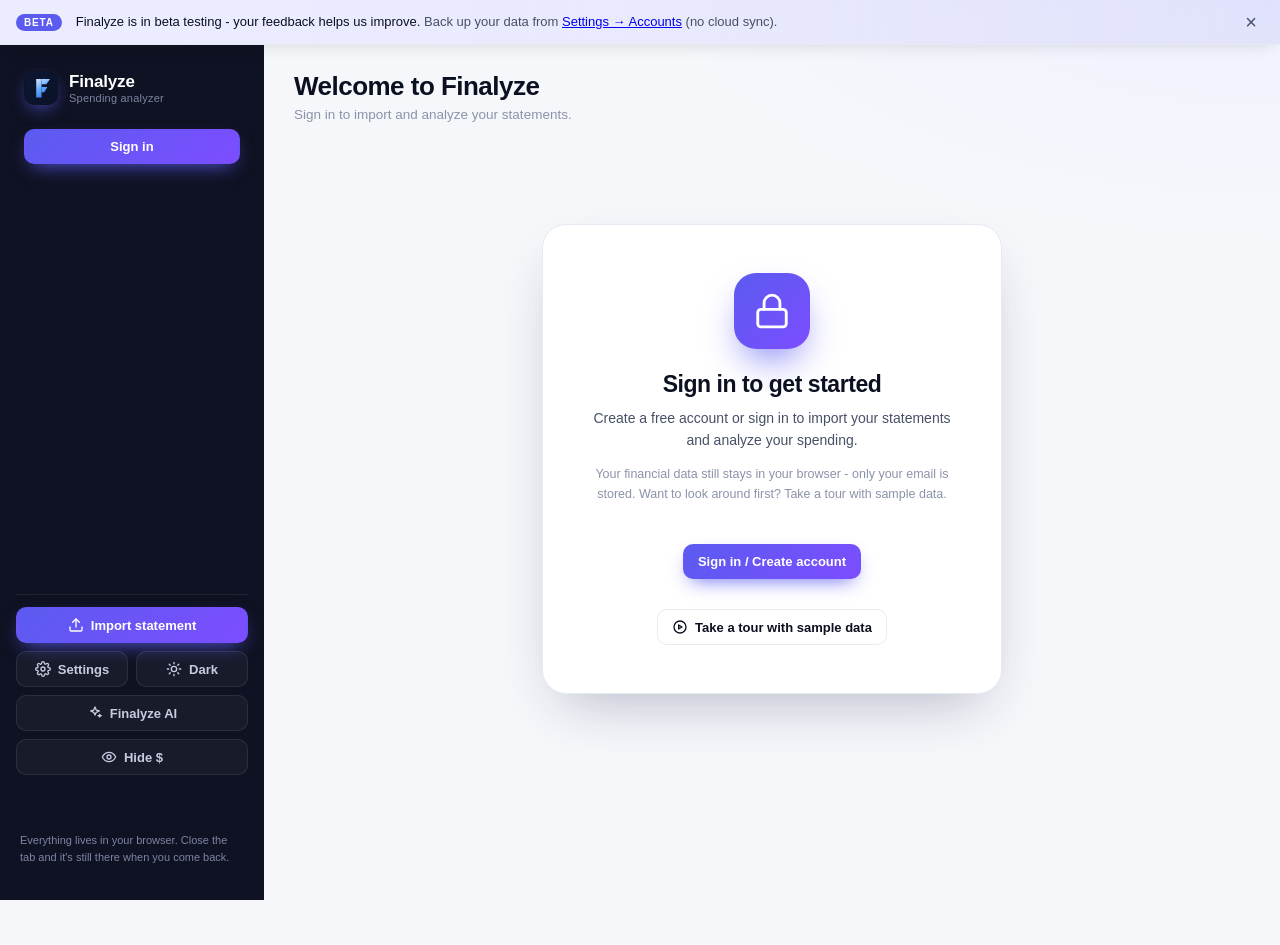
<file: app/index.html>
<!DOCTYPE html>
<html lang="en">
<head>
  <meta charset="UTF-8" />
  <base href="/" />
  <meta name="viewport" content="width=device-width, initial-scale=1.0" />
  <title>Finalyze - Spending Analyzer</title>
  <link rel="icon" type="image/svg+xml" href="assets/icon.svg" />
  <link rel="apple-touch-icon" href="assets/icon.svg" />
  <link rel="manifest" href="manifest.webmanifest" />
  <meta name="theme-color" content="#0a1228" />
  <meta name="description" content="Analyze your bank and credit-card spending locally in your browser. No uploads, no accounts needed to explore. Optional private AI for help with categories and questions." />
  <meta http-equiv="Content-Security-Policy" content="default-src 'self'; script-src 'self' https://cdn.jsdelivr.net https://esm.run 'wasm-unsafe-eval' 'unsafe-eval'; style-src 'self' 'unsafe-inline'; img-src 'self' data: blob:; connect-src 'self' https://*.supabase.co wss://*.supabase.co https://buy.stripe.com https://billing.stripe.com https://cdn.jsdelivr.net https://esm.run https://huggingface.co https://*.huggingface.co https://*.hf.co https://raw.githubusercontent.com; frame-src https://buy.stripe.com https://billing.stripe.com; worker-src 'self' blob:; base-uri 'self'; form-action 'self'; object-src 'none'" />
  <meta http-equiv="X-Frame-Options" content="SAMEORIGIN" />
  <meta name="referrer" content="strict-origin-when-cross-origin" />
  <meta http-equiv="Permissions-Policy" content="camera=(), microphone=(), geolocation=()" />
  <link rel="stylesheet" href="vendor/gridstack.min.css" />
  <link rel="stylesheet" href="styles.css?v=136" />
</head>
<body>
  <div id="betaBanner" class="beta-banner" hidden>
    <span class="beta-badge">Beta</span>
    <span class="beta-text" id="betaText" title="Finalyze is in beta testing - your feedback helps us improve. Back up your data from Settings → Accounts (no cloud sync).">Finalyze is in beta testing - your feedback helps us improve. <span class="beta-hint">Back up your data from <a href="#" data-settings-tab="accounts">Settings → Accounts</a> (no cloud sync).</span></span>
    <button type="button" class="btn sm" id="betaTicketBtn" hidden>Submit feedback</button>
    <button type="button" class="beta-dismiss" id="betaDismiss" aria-label="Dismiss beta banner" title="Dismiss">×</button>
  </div>
  <div class="shell">
    <!-- ============ Sidebar ============ -->
    <aside class="sidebar">
      <a class="brand" href="/" title="Back to home">
        <span class="logo">
          <img src="assets/icon.svg" alt="Finalyze" />
        </span>
        <span class="name">Finalyze<small>Spending analyzer</small></span>
        <span class="pro-badge" id="proBadge" hidden>PRO</span>
      </a>

      <div id="accountSlotTop" class="account-slot-top"></div>

      <nav class="nav" id="nav"></nav>

      <div class="side-spacer"></div>

      <div class="side-foot">
        <label class="btn primary">
          <svg viewBox="0 0 24 24" fill="none" stroke="currentColor" stroke-width="2" stroke-linecap="round" stroke-linejoin="round"><path d="M21 15v4a2 2 0 0 1-2 2H5a2 2 0 0 1-2-2v-4"/><polyline points="17 8 12 3 7 8"/><line x1="12" y1="3" x2="12" y2="15"/></svg>
          Import statement
          <input type="file" id="fileInput" accept=".qfx,.ofx,.qbo,.csv,.pdf" multiple hidden />
        </label>
        <div class="side-actions">
          <button class="btn ghost" id="settingsBtn" title="Manage categories & widgets">
            <svg viewBox="0 0 24 24" fill="none" stroke="currentColor" stroke-width="2" stroke-linecap="round" stroke-linejoin="round"><circle cx="12" cy="12" r="3"/><path d="M19.4 15a1.65 1.65 0 0 0 .33 1.82l.06.06a2 2 0 1 1-2.83 2.83l-.06-.06a1.65 1.65 0 0 0-1.82-.33 1.65 1.65 0 0 0-1 1.51V21a2 2 0 0 1-4 0v-.09A1.65 1.65 0 0 0 9 19.4a1.65 1.65 0 0 0-1.82.33l-.06.06a2 2 0 1 1-2.83-2.83l.06-.06a1.65 1.65 0 0 0 .33-1.82 1.65 1.65 0 0 0-1.51-1H3a2 2 0 0 1 0-4h.09A1.65 1.65 0 0 0 4.6 9a1.65 1.65 0 0 0-.33-1.82l-.06-.06a2 2 0 1 1 2.83-2.83l.06.06a1.65 1.65 0 0 0 1.82.33H9a1.65 1.65 0 0 0 1-1.51V3a2 2 0 0 1 4 0v.09a1.65 1.65 0 0 0 1 1.51 1.65 1.65 0 0 0 1.82-.33l.06-.06a2 2 0 1 1 2.83 2.83l-.06.06a1.65 1.65 0 0 0-.33 1.82V9a1.65 1.65 0 0 0 1.51 1H21a2 2 0 0 1 0 4h-.09a1.65 1.65 0 0 0-1.51 1z"/></svg>
            Settings
          </button>
          <button class="btn ghost" id="themeBtn" title="Toggle theme">
            <svg id="themeIcon" viewBox="0 0 24 24" fill="none" stroke="currentColor" stroke-width="2" stroke-linecap="round" stroke-linejoin="round"><circle cx="12" cy="12" r="4"/><path d="M12 2v2M12 20v2M4.9 4.9l1.4 1.4M17.7 17.7l1.4 1.4M2 12h2M20 12h2M4.9 19.1l1.4-1.4M17.7 6.3l1.4-1.4"/></svg>
            <span id="themeLabel">Dark</span>
          </button>
        </div>
        <div id="aiSlot" class="side-actions"></div>
        <div class="side-actions">
          <button class="btn ghost" id="censorBtn" title="Hide all dollar amounts" style="flex:1">
            <svg id="censorIcon" viewBox="0 0 24 24" fill="none" stroke="currentColor" stroke-width="2" stroke-linecap="round" stroke-linejoin="round"><path d="M2 12s3.5-7 10-7 10 7 10 7-3.5 7-10 7S2 12 2 12z"/><circle cx="12" cy="12" r="3"/></svg>
            <span id="censorLabel">Hide $</span>
          </button>
        </div>
        <div id="upgradeSlot" class="upgrade-slot"></div>
        <div id="accountSlot" class="account-slot"></div>
        <p class="side-note">Everything lives in your browser. Close the tab and it's still there when you come back.</p>
      </div>
    </aside>

    <!-- ============ Main ============ -->
    <main>
      <div class="page-head">
        <div class="page-head-top">
          <button class="btn icon menu-btn" id="menuBtn" aria-label="Menu"><svg viewBox="0 0 24 24" fill="none" stroke="currentColor" stroke-width="2" stroke-linecap="round"><line x1="3" y1="6" x2="21" y2="6"/><line x1="3" y1="12" x2="21" y2="12"/><line x1="3" y1="18" x2="21" y2="18"/></svg></button>
          <a class="mobile-brand" href="/" title="Back to home">
            <span class="logo"><img src="assets/icon.svg" alt="" /></span>
            <span class="name">Finalyze</span>
          </a>
          <div class="page-head-copy">
            <h1>Spending overview</h1>
            <div class="sub" id="rangeSub">Import a bank statement to begin.</div>
          </div>
          <div class="page-head-actions">
            <button class="btn sm filters-toggle" id="filtersToggle" type="button" aria-expanded="true" hidden>
              <svg viewBox="0 0 24 24" fill="none" stroke="currentColor" stroke-width="2" stroke-linecap="round" stroke-linejoin="round"><polygon points="22 3 2 3 10 12.46 10 19 14 21 14 12.46 22 3"/></svg>
              <span id="filtersToggleLabel">Hide filters</span>
            </button>
            <button class="btn sm page-export-pdf" id="exportPdfBtn" type="button" title="Download dashboard as PDF" hidden>Export PDF</button>
          </div>
        </div>
        <div id="filterBanner" class="filter-banner" hidden></div>
        <div class="head-filters" id="headFilters" hidden>
          <div class="head-actions" id="dateControls">
            <div class="filter-group filter-group-period">
              <span class="filter-group-label">Period</span>
              <div class="filter-group-body">
                <select id="datePreset" title="Quick date range" aria-label="Quick date range">
                  <option value="">Custom range</option>
                </select>
                <div class="daterange">
                  <span class="dr-label">From</span>
                  <input type="date" id="dateFrom" title="From date" />
                  <span class="dr-sep">→</span>
                  <input type="date" id="dateTo" title="To date" />
                  <button class="btn sm" id="dateClear" title="Clear date filter">Clear dates</button>
                </div>
              </div>
            </div>
            <div class="filter-group filter-group-amount">
              <span class="filter-group-label">Amount</span>
              <div class="filter-group-body amountrange">
                <input type="number" id="amountMin" placeholder="Min" min="0" step="0.01" title="Minimum amount" />
                <span class="dr-sep">–</span>
                <input type="number" id="amountMax" placeholder="Max" min="0" step="0.01" title="Maximum amount" />
              </div>
            </div>
            <div class="filter-group filter-group-type">
              <span class="filter-group-label">Type</span>
              <div class="filter-group-body">
                <select id="flowFilter" title="Transaction type" aria-label="Transaction type">
                  <option value="all">All types</option>
                  <option value="spend">Spend only</option>
                  <option value="payment">Payments only</option>
                  <option value="refund">Refunds only</option>
                </select>
                <select id="accountFilter" title="Account" aria-label="Account" hidden></select>
              </div>
            </div>
            <div class="filter-group filter-group-tags">
              <span class="filter-group-label">Tags</span>
              <div class="filter-group-body">
                <label class="excl-toggle" id="exclTagWrap" title="Subtract business expenses and reimbursable amounts from spend totals and charts">
                  <input type="checkbox" id="exclTags" /> Exclude tagged
                </label>
              </div>
            </div>
            <div class="filter-group filter-group-actions">
              <span class="filter-group-label" aria-hidden="true">&nbsp;</span>
              <div class="filter-group-body">
                <button class="btn sm" id="txnFilterClear" title="Clear all dashboard and transaction filters">Clear filters</button>
              </div>
            </div>
          </div>
        </div>
      </div>

      <!-- Sign-in gate (shown when accounts are enabled and the user is signed out) -->
      <section id="authGate" class="dropzone" hidden>
        <div class="dz-inner">
          <span class="badge">
            <svg viewBox="0 0 24 24" fill="none" stroke="currentColor" stroke-width="1.8" stroke-linecap="round" stroke-linejoin="round"><rect x="3" y="11" width="18" height="11" rx="2"/><path d="M7 11V7a5 5 0 0 1 10 0v4"/></svg>
          </span>
          <h1>Sign in to get started</h1>
          <p>Create a free account or sign in to import your statements and analyze your spending.</p>
          <p class="muted">Your financial data still stays in your browser - only your email is stored. Want to look around first? Take a tour with sample data.</p>
          <div class="dz-actions">
            <button class="btn primary" id="gateSignIn" type="button">Sign in / Create account</button>
            <button class="btn" id="gateDemo" type="button">
              <svg viewBox="0 0 24 24" fill="none" stroke="currentColor" stroke-width="2" stroke-linecap="round" stroke-linejoin="round"><circle cx="12" cy="12" r="9"/><path d="m10 9 5 3-5 3z"/></svg>
              Take a tour with sample data
            </button>
          </div>
        </div>
      </section>

      <!-- Empty state -->
      <section id="empty" class="dropzone">
        <div class="dz-inner">
          <span class="badge">
            <svg viewBox="0 0 24 24" fill="none" stroke="currentColor" stroke-width="1.8" stroke-linecap="round" stroke-linejoin="round"><path d="M21 15v4a2 2 0 0 1-2 2H5a2 2 0 0 1-2-2v-4"/><polyline points="17 8 12 3 7 8"/><line x1="12" y1="3" x2="12" y2="15"/></svg>
          </span>
          <h1>Drop your bank export here</h1>
          <p>Drag a <code>.qfx</code>, <code>.ofx</code>, <code>.csv</code>, or <code>.pdf</code> file anywhere on this page, or use the button below.</p>
          <p class="muted">Works with exports from most banks (Amex, RBC, TD, Scotiabank, BMO, CIBC, Chase, and more). Everything stays on your machine - nothing is uploaded. Imports accumulate over time so you can compare month over month.</p>
          <div class="dz-actions">
            <label class="btn primary">
              <svg viewBox="0 0 24 24" fill="none" stroke="currentColor" stroke-width="2" stroke-linecap="round" stroke-linejoin="round"><path d="M21 15v4a2 2 0 0 1-2 2H5a2 2 0 0 1-2-2v-4"/><polyline points="17 8 12 3 7 8"/><line x1="12" y1="3" x2="12" y2="15"/></svg>
              Import statement
              <input type="file" id="fileInput2" accept=".qfx,.ofx,.qbo,.csv,.pdf" multiple hidden />
            </label>
            <button class="btn" id="demoStartBtn" type="button">
              <svg viewBox="0 0 24 24" fill="none" stroke="currentColor" stroke-width="2" stroke-linecap="round" stroke-linejoin="round"><circle cx="12" cy="12" r="9"/><path d="m10 9 5 3-5 3z"/></svg>
              Take a tour with sample data
            </button>
          </div>
          <p class="muted" style="margin-top:12px">Never used it before? The tour uses made-up April–June 2026 transactions so you can click around without importing anything real.</p>
        </div>
      </section>

      <!-- Dashboard -->
      <section id="dashboard" hidden>
        <div id="demoBanner" class="demo-banner" hidden></div>
        <div id="freeBanner" class="free-banner" hidden></div>
        <div id="sizeBanner" class="size-banner" hidden></div>
        <div id="widgets" class="grid-stack"></div>
      </section>

      <!-- Analysis (full-page views) -->
      <section id="analysis" hidden>
        <div id="analysisBody"></div>
      </section>

      <!-- Preferences -->
      <section id="prefs" hidden>
        <div class="panel span-2" id="set-category-apply">
          <div class="phead"><div><div class="eyebrow">Categories</div><h2>Changing categories</h2></div></div>
          <p class="muted" style="margin:0 0 14px">When you change a category in the transaction ledger or uncategorized queue, choose the default behavior. Bulk recategorize in the ledger always updates every selected merchant.</p>
          <label class="pref-row" for="categoryApplyMode">
            <span class="pref-label">Default when changing a category</span>
            <select id="categoryApplyMode">
              <option value="ask">Ask me each time</option>
              <option value="one">Always this transaction only</option>
              <option value="all">Always all transactions for this merchant</option>
            </select>
          </label>
        </div>

        <div class="panel span-2" id="set-categories">
          <div class="phead"><div><div class="eyebrow">Preferences</div><h2>Manage categories</h2></div></div>
          <p class="muted" style="margin:0 0 14px">Add your own categories and recolor any category. Built-in categories can be recolored; custom ones can be removed.</p>
          <div id="catManager"></div>
          <div class="add-cat">
            <input type="text" id="newCatName" placeholder="New category name" />
            <input type="color" id="newCatColor" value="#5b5bf0" />
            <select id="newCatType">
              <option value="spend">Spending</option>
              <option value="payment">Payment</option>
              <option value="refund">Refund</option>
            </select>
            <button class="btn primary" id="addCatBtn">Add category</button>
          </div>
        </div>

        <div class="panel span-2" id="set-rules">
          <div class="phead"><div><div class="eyebrow">Rules</div><h2>Auto-categorization rules <span class="pro-chip">Pro</span></h2></div><span class="hint">Run before built-in rules · drag to reorder</span></div>
          <p class="muted" style="margin:0 0 14px">Match merchant text with a regular expression and assign a category. Rules are checked top-to-bottom, before the built-in keyword rules. Merchant overrides still win.</p>
          <div id="ruleManager"></div>
        </div>

        <div class="panel span-2" id="set-sub-rules">
          <div class="phead"><div><div class="eyebrow">Rules</div><h2>Subscription rules <span class="pro-chip">Pro</span></h2></div><span class="hint">Flag recurring by keyword - any amount</span></div>
          <p class="muted" style="margin:0 0 14px">Match merchant text with a keyword or regular expression to always treat it as recurring/subscription in the Recurring widget - even when the charge amount changes each time (e.g. usage-based bills).</p>
          <div id="subRuleManager"></div>
        </div>

        <div class="panel span-2" id="set-merge-rules">
          <div class="phead"><div><div class="eyebrow">Rules</div><h2>Auto-merge rules <span class="pro-chip">Pro</span></h2></div><span class="hint">Fold matching merchants into one name</span></div>
          <p class="muted" style="margin:0 0 14px">Automatically combine differently-named merchants into a single canonical name on every import - e.g. match <code>AMZN|AMAZON</code> and merge into “Amazon”. Applies to all past and future transactions.</p>
          <div id="mergeRuleManager"></div>
        </div>

        <div class="panel span-2" id="set-cards">
          <div class="phead"><div><div class="eyebrow">Overview</div><h2>Custom cards <span class="pro-chip">Pro</span></h2></div><span class="hint">Shown in Spending overview · totalled for the selected period</span></div>
          <p class="muted" style="margin:0 0 14px">Build a KPI card from criteria on your transactions (e.g. Category is Health AND Description contains “cpap”). The card appears in the Spending overview and totals matching transactions for whatever period is selected (This Month, Last Year, a custom range…), with the period appended to its name.</p>
          <div id="cardManager"></div>
        </div>

        <div class="panel span-2" id="set-groups">
          <div class="phead"><div><div class="eyebrow">Groups</div><h2>Category groups</h2></div><span class="hint">Roll up categories for charts &amp; budgets</span></div>
          <p class="muted" style="margin:0 0 14px">Combine categories like Dining + Groceries into “Food”. Use the category chart’s Groups view to see rollups. Each category can belong to one group.</p>
          <div id="groupManager"></div>
        </div>

        <div class="panel span-2" id="set-budgets">
          <div class="phead"><div><div class="eyebrow">Budgets</div><h2>Monthly budgets</h2></div><span class="hint">Alerts when the current month exceeds the limit</span></div>
          <p class="muted" style="margin:0 0 14px">Set limits on groups (combined member spend) or individual categories not in a group.</p>
          <div id="budgetManager"></div>
        </div>

        <div class="panel" id="set-accounts">
          <div class="phead"><div><div class="eyebrow">Accounts</div><h2>Accounts &amp; storage</h2></div><span class="hint">Imports can be assigned to an account</span></div>
          <p class="muted" style="margin:0 0 14px">Track multiple cards/accounts separately. Use the account filter in the header to scope the dashboard, or "All accounts" for household totals.</p>
          <p class="muted" id="storageSize" style="margin:0 0 14px"></p>
          <div id="accountManager"></div>
          <div class="backup-row">
            <div><strong>Backup &amp; restore</strong><div class="muted">Save a JSON copy of all your data, or restore it on another browser/device. “Restore settings only” brings over your categories, rules, layout &amp; preferences without touching your current transactions.</div></div>
            <div class="backup-btns">
              <button class="btn" id="exportBtn" title="Export backup">Backup</button>
              <label class="btn" title="Restore everything from a backup (replaces current data)">Restore<input type="file" id="importInput" accept=".json" hidden /></label>
              <label class="btn" title="Restore only settings &amp; layout from a backup, keeping your current transactions">Restore settings only<input type="file" id="importSettingsInput" accept=".json" hidden /></label>
            </div>
          </div>
        </div>

        <div class="panel span-2" id="set-merchants">
          <div class="phead"><div><div class="eyebrow">Merchants</div><h2>Merge merchants</h2></div><span class="hint">Tick two or more, then merge</span></div>
          <p class="muted" style="margin:0 0 14px">Group differently-named merchants into one. The merge is remembered, so future imports with any of the old names roll up automatically.</p>
          <div id="mergeManager"></div>
        </div>

        <div class="panel span-2" id="set-cardmembers">
          <div class="phead"><div><div class="eyebrow">Cardmembers</div><h2>Merge cardmembers</h2></div><span class="hint">Tick two or more, then merge</span></div>
          <p class="muted" style="margin:0 0 14px">Combine duplicate cardholder names (e.g. “JOHN DOE” and “JOHN D”). Merges are remembered and applied to charts, filters, and the cardmember breakdown.</p>
          <div id="cmMergeManager"></div>
        </div>

        <div class="panel span-2" id="set-layout">
          <div class="phead"><div><div class="eyebrow">Layout</div><h2>Show, hide &amp; reorder widgets</h2></div><span class="hint">Drag &amp; resize on the dashboard · reorder here</span></div>
          <div id="widgetManager"></div>
        </div>

        <div class="panel" id="set-tours">
          <div class="phead"><div><div class="eyebrow">Help</div><h2>Guided tours</h2></div></div>
          <p class="muted" style="margin:0 0 14px">Replay the walkthroughs anytime.</p>
          <div class="tour-actions">
            <button class="btn" id="replayDashTour" type="button">Replay dashboard tour</button>
            <button class="btn" id="replaySettingsTour" type="button">Replay settings tour</button>
          </div>
        </div>

        <div class="panel danger-zone" id="set-danger">
          <div class="phead"><div><div class="eyebrow">Danger zone</div><h2>Clear data</h2></div></div>
          <p class="muted" style="margin:0 0 14px">Export a backup first if you might want any of this back.</p>
          <div class="danger-actions">
            <div class="danger-opt">
              <div><strong>Clear transactions only</strong><div class="muted">Removes imported transactions, keeps all your settings (categories, rules, budgets, custom cards, accounts, layout).</div></div>
              <button class="btn ghost danger" id="clearTxnBtn" title="Clear transactions only">Clear transactions</button>
            </div>
            <div class="danger-opt">
              <div><strong>Clear everything</strong><div class="muted">Removes all transactions and every saved setting from this device.</div></div>
              <button class="btn ghost danger" id="clearBtn" title="Clear all data">Clear all data</button>
            </div>
          </div>
        </div>
      </section>
    </main>
  </div>

  <div id="toast" class="toast"></div>

  <!-- Generic modal (merchant drill-down, import account prompt) -->
  <div id="modal" class="modal" hidden>
    <div class="modal-backdrop" id="modalBackdrop"></div>
    <div class="modal-panel" role="dialog" aria-modal="true">
      <button class="icon-btn modal-close" id="modalClose" title="Close">×</button>
      <div id="modalBody"></div>
    </div>
  </div>

  <script src="vendor/chart.umd.js"></script>
  <script src="vendor/gridstack.min.js"></script>
  <script src="vendor/pdf.min.js"></script>
  <script src="js/escape.js?v=1"></script>
  <script src="js/config.js?v=53"></script>
  <script src="js/referral.js?v=1"></script>
  <script src="js/auth.js?v=22"></script>
  <script src="js/idb.js?v=15"></script>
  <script src="js/parse.js?v=18"></script>
  <script src="js/pdfparse.js?v=6"></script>
  <script src="js/categorize.js?v=42"></script>
  <script src="js/store.js?v=50"></script>
  <script src="js/analyze.js?v=53"></script>
  <script src="js/charts.js?v=60"></script>
  <script src="js/export-pdf.js?v=13"></script>
  <script src="js/app.js?v=152"></script>
  <script src="js/account.js?v=59"></script>
  <script src="js/ai.js?v=25"></script>
  <script src="js/chat.js?v=28"></script>
  <script src="js/aiui.js?v=30"></script>
  <script src="js/demo.js?v=67"></script>
  <script src="js/tickets.js?v=3"></script>
</body>
</html>
</file>
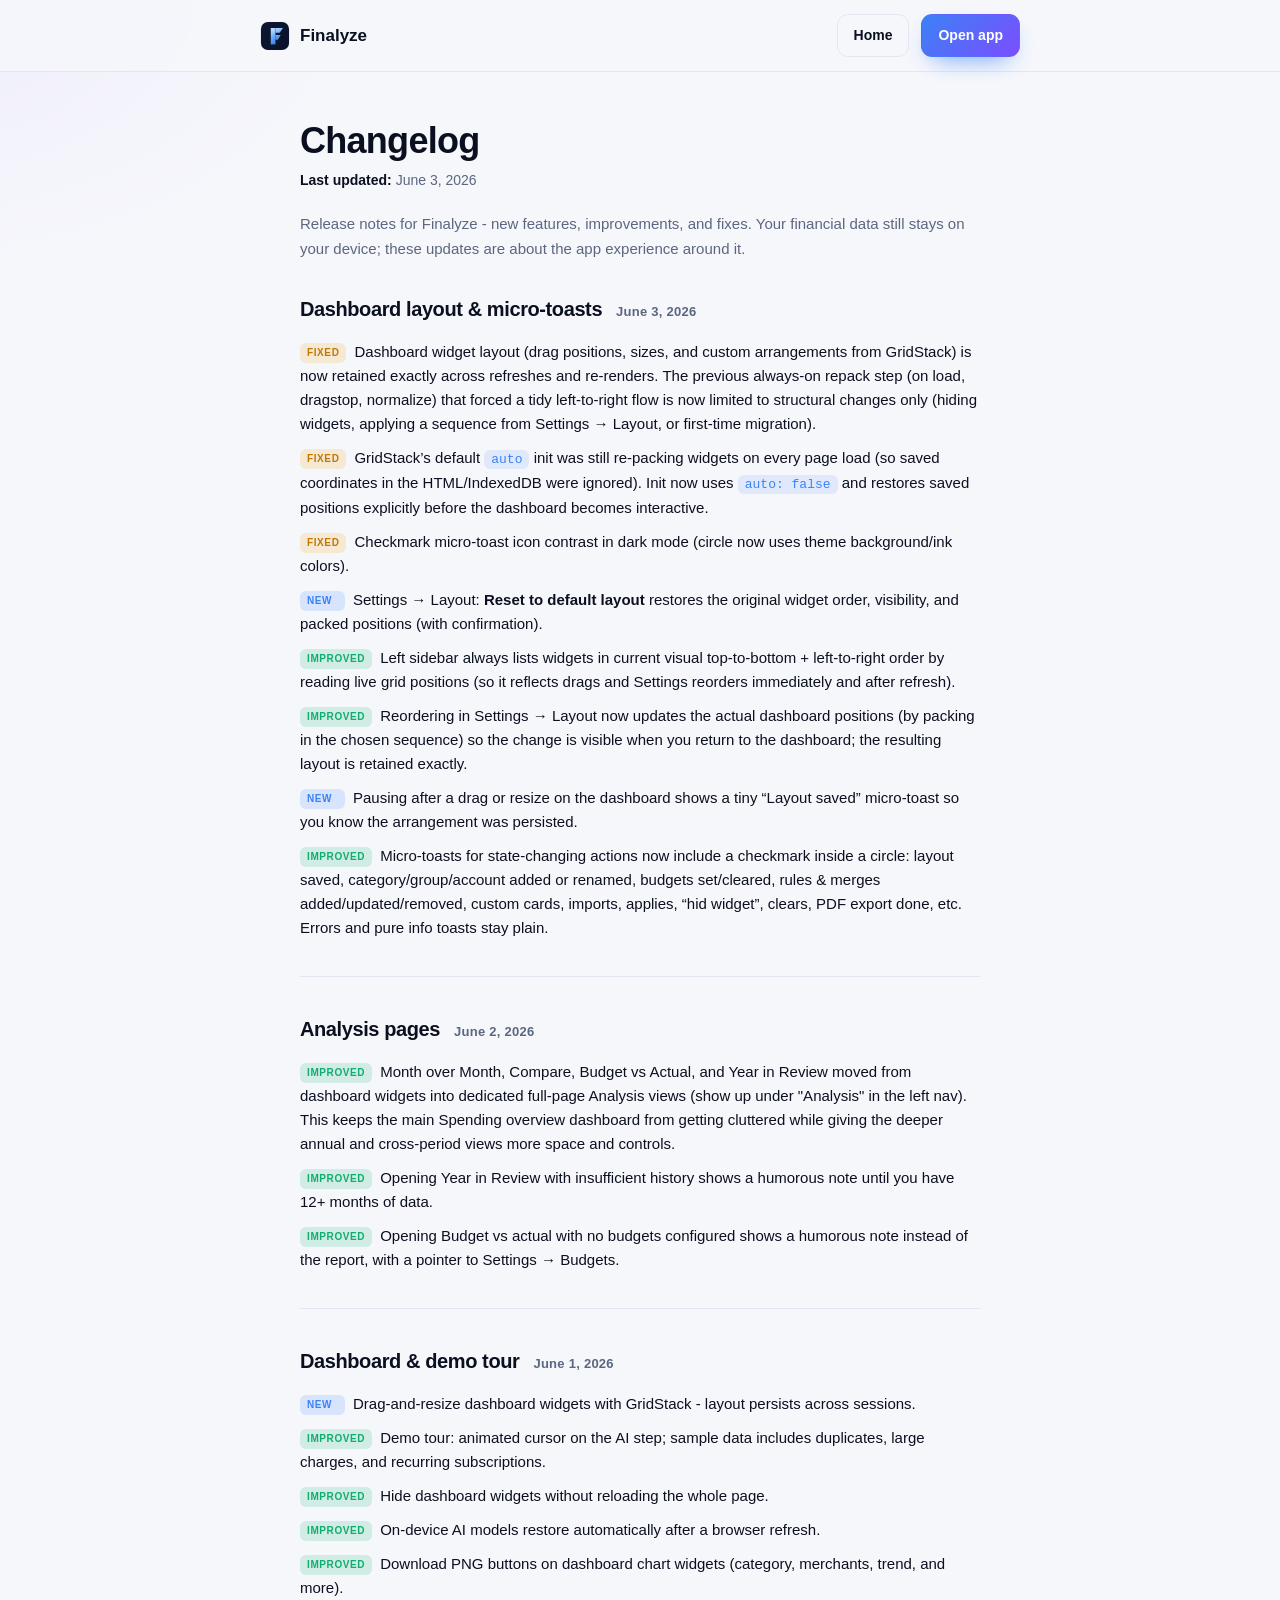
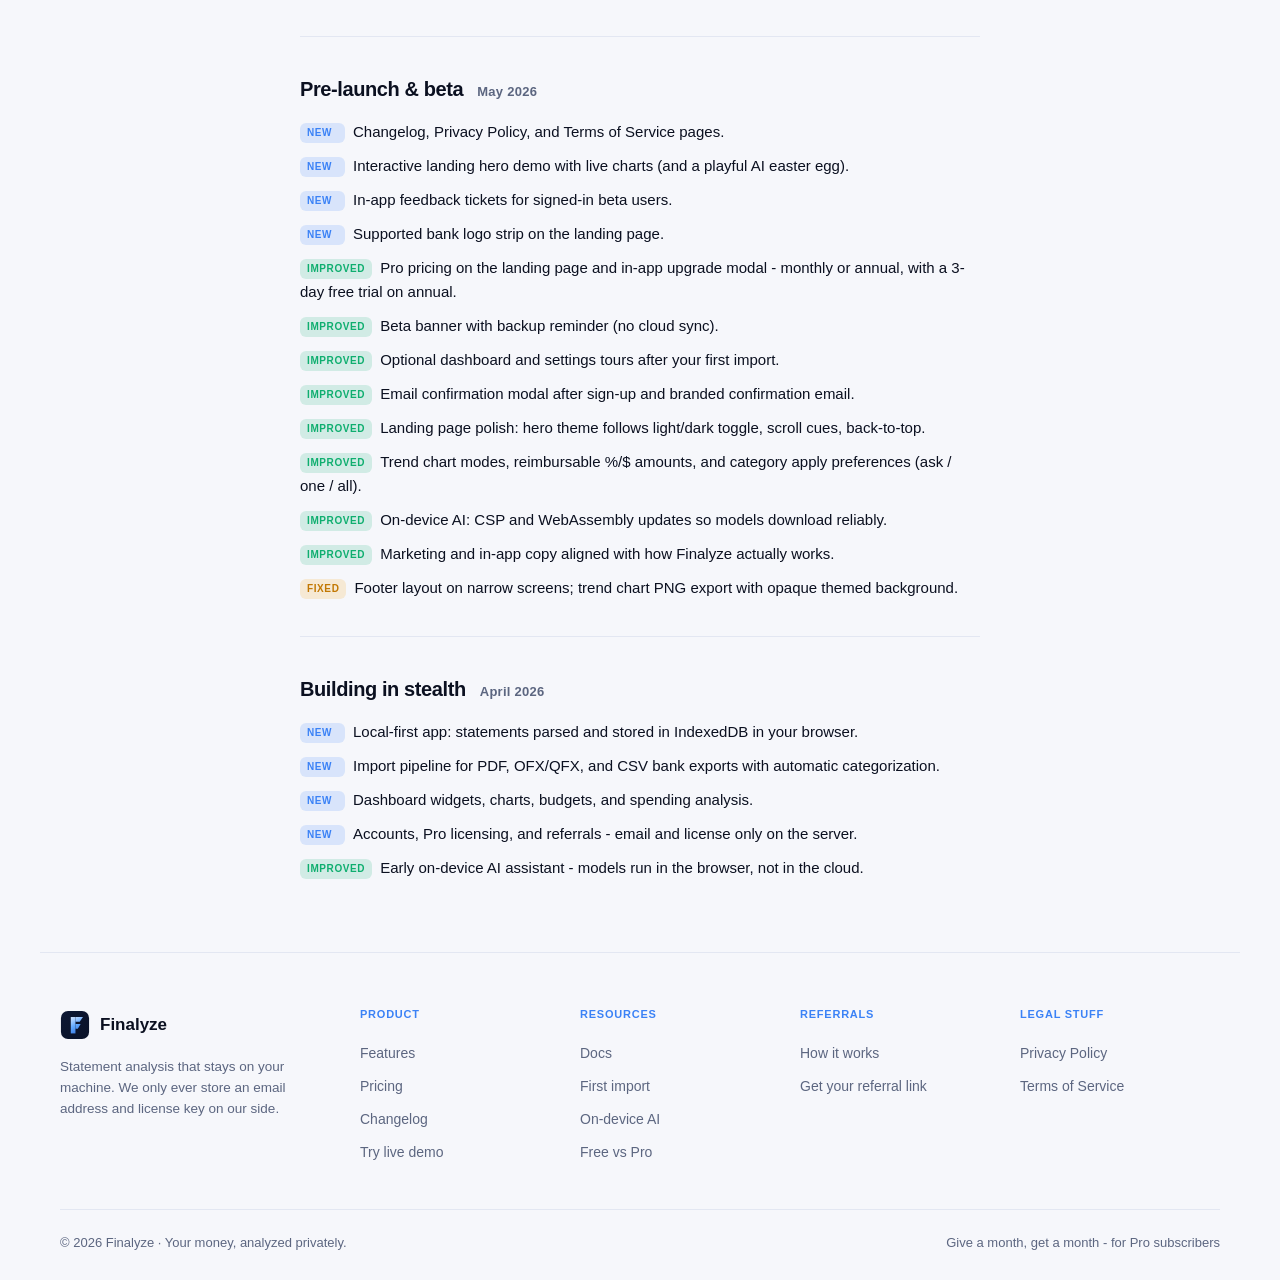
<file: changelog/index.html>
<!DOCTYPE html>
<html lang="en">
<head>
  <meta charset="UTF-8" />
  <meta name="viewport" content="width=device-width, initial-scale=1.0" />
  <title>Changelog · Finalyze</title>
  <link rel="icon" type="image/svg+xml" href="../assets/icon.svg" />
  <meta name="description" content="What's new in Finalyze - release notes and product updates." />
  <link rel="canonical" href="https://finalyze.cc/changelog/" />
  <link rel="stylesheet" href="../docs/docs.css" />
  <link rel="stylesheet" href="../legal/legal.css" />
  <link rel="stylesheet" href="changelog.css" />
  <script>
    (function () {
      try { document.documentElement.dataset.theme = localStorage.getItem('finalyze.theme') || 'light'; }
      catch (e) { document.documentElement.dataset.theme = 'light'; }
    })();
  </script>
</head>
<body>
  <a class="skip" href="#content">Skip to content</a>

  <header class="legal-top">
    <div class="legal-top-inner">
      <a class="brand" href="/"><img src="../assets/icon.svg" alt="" />Finalyze</a>
      <span class="spacer"></span>
      <a class="btn ghost" href="/">Home</a>
      <a class="btn primary" href="/app">Open app</a>
    </div>
  </header>

  <main id="content" class="legal-page">
    <h1>Changelog</h1>
    <p class="legal-meta"><strong>Last updated:</strong> June 3, 2026</p>
    <p class="changelog-intro">Release notes for Finalyze - new features, improvements, and fixes. Your financial data still stays on your device; these updates are about the app experience around it.</p>

    <div class="changelog-list">

      <article class="changelog-release">
        <header class="changelog-release-head">
          <h2>Dashboard layout &amp; micro-toasts</h2>
          <time class="changelog-date" datetime="2026-06-03">June 3, 2026</time>
        </header>
        <ul class="changelog-items">
          <li><span class="changelog-tag fixed">Fixed</span>Dashboard widget layout (drag positions, sizes, and custom arrangements from GridStack) is now retained exactly across refreshes and re-renders. The previous always-on repack step (on load, dragstop, normalize) that forced a tidy left-to-right flow is now limited to structural changes only (hiding widgets, applying a sequence from Settings → Layout, or first-time migration).</li>
          <li><span class="changelog-tag fixed">Fixed</span>GridStack’s default <code>auto</code> init was still re-packing widgets on every page load (so saved coordinates in the HTML/IndexedDB were ignored). Init now uses <code>auto: false</code> and restores saved positions explicitly before the dashboard becomes interactive.</li>
          <li><span class="changelog-tag fixed">Fixed</span>Checkmark micro-toast icon contrast in dark mode (circle now uses theme background/ink colors).</li>
          <li><span class="changelog-tag new">New</span>Settings → Layout: <strong>Reset to default layout</strong> restores the original widget order, visibility, and packed positions (with confirmation).</li>
          <li><span class="changelog-tag improved">Improved</span>Left sidebar always lists widgets in current visual top-to-bottom + left-to-right order by reading live grid positions (so it reflects drags and Settings reorders immediately and after refresh).</li>
          <li><span class="changelog-tag improved">Improved</span>Reordering in Settings → Layout now updates the actual dashboard positions (by packing in the chosen sequence) so the change is visible when you return to the dashboard; the resulting layout is retained exactly.</li>
          <li><span class="changelog-tag new">New</span>Pausing after a drag or resize on the dashboard shows a tiny “Layout saved” micro-toast so you know the arrangement was persisted.</li>
          <li><span class="changelog-tag improved">Improved</span>Micro-toasts for state-changing actions now include a checkmark inside a circle: layout saved, category/group/account added or renamed, budgets set/cleared, rules &amp; merges added/updated/removed, custom cards, imports, applies, “hid widget”, clears, PDF export done, etc. Errors and pure info toasts stay plain.</li>
        </ul>
      </article>

      <article class="changelog-release">
        <header class="changelog-release-head">
          <h2>Analysis pages</h2>
          <time class="changelog-date" datetime="2026-06-02">June 2, 2026</time>
        </header>
        <ul class="changelog-items">
          <li><span class="changelog-tag improved">Improved</span>Month over Month, Compare, Budget vs Actual, and Year in Review moved from dashboard widgets into dedicated full-page Analysis views (show up under "Analysis" in the left nav). This keeps the main Spending overview dashboard from getting cluttered while giving the deeper annual and cross-period views more space and controls.</li>
          <li><span class="changelog-tag improved">Improved</span>Opening Year in Review with insufficient history shows a humorous note until you have 12+ months of data.</li>
          <li><span class="changelog-tag improved">Improved</span>Opening Budget vs actual with no budgets configured shows a humorous note instead of the report, with a pointer to Settings → Budgets.</li>
        </ul>
      </article>

      <article class="changelog-release">
        <header class="changelog-release-head">
          <h2>Dashboard &amp; demo tour</h2>
          <time class="changelog-date" datetime="2026-06-01">June 1, 2026</time>
        </header>
        <ul class="changelog-items">
          <li><span class="changelog-tag new">New</span>Drag-and-resize dashboard widgets with GridStack - layout persists across sessions.</li>
          <li><span class="changelog-tag improved">Improved</span>Demo tour: animated cursor on the AI step; sample data includes duplicates, large charges, and recurring subscriptions.</li>
          <li><span class="changelog-tag improved">Improved</span>Hide dashboard widgets without reloading the whole page.</li>
          <li><span class="changelog-tag improved">Improved</span>On-device AI models restore automatically after a browser refresh.</li>
          <li><span class="changelog-tag improved">Improved</span>Download PNG buttons on dashboard chart widgets (category, merchants, trend, and more).</li>
        </ul>
      </article>

      <article class="changelog-release">
        <header class="changelog-release-head">
          <h2>Pre-launch &amp; beta</h2>
          <time class="changelog-date" datetime="2026-05">May 2026</time>
        </header>
        <ul class="changelog-items">
          <li><span class="changelog-tag new">New</span>Changelog, Privacy Policy, and Terms of Service pages.</li>
          <li><span class="changelog-tag new">New</span>Interactive landing hero demo with live charts (and a playful AI easter egg).</li>
          <li><span class="changelog-tag new">New</span>In-app feedback tickets for signed-in beta users.</li>
          <li><span class="changelog-tag new">New</span>Supported bank logo strip on the landing page.</li>
          <li><span class="changelog-tag improved">Improved</span>Pro pricing on the landing page and in-app upgrade modal - monthly or annual, with a 3-day free trial on annual.</li>
          <li><span class="changelog-tag improved">Improved</span>Beta banner with backup reminder (no cloud sync).</li>
          <li><span class="changelog-tag improved">Improved</span>Optional dashboard and settings tours after your first import.</li>
          <li><span class="changelog-tag improved">Improved</span>Email confirmation modal after sign-up and branded confirmation email.</li>
          <li><span class="changelog-tag improved">Improved</span>Landing page polish: hero theme follows light/dark toggle, scroll cues, back-to-top.</li>
          <li><span class="changelog-tag improved">Improved</span>Trend chart modes, reimbursable %/$ amounts, and category apply preferences (ask / one / all).</li>
          <li><span class="changelog-tag improved">Improved</span>On-device AI: CSP and WebAssembly updates so models download reliably.</li>
          <li><span class="changelog-tag improved">Improved</span>Marketing and in-app copy aligned with how Finalyze actually works.</li>
          <li><span class="changelog-tag fixed">Fixed</span>Footer layout on narrow screens; trend chart PNG export with opaque themed background.</li>
        </ul>
      </article>

      <article class="changelog-release">
        <header class="changelog-release-head">
          <h2>Building in stealth</h2>
          <time class="changelog-date" datetime="2026-04">April 2026</time>
        </header>
        <ul class="changelog-items">
          <li><span class="changelog-tag new">New</span>Local-first app: statements parsed and stored in IndexedDB in your browser.</li>
          <li><span class="changelog-tag new">New</span>Import pipeline for PDF, OFX/QFX, and CSV bank exports with automatic categorization.</li>
          <li><span class="changelog-tag new">New</span>Dashboard widgets, charts, budgets, and spending analysis.</li>
          <li><span class="changelog-tag new">New</span>Accounts, Pro licensing, and referrals - email and license only on the server.</li>
          <li><span class="changelog-tag improved">Improved</span>Early on-device AI assistant - models run in the browser, not in the cloud.</li>
        </ul>
      </article>

    </div>
  </main>

  <footer class="site-footer" role="contentinfo">
    <div class="footer-grid">
      <div class="footer-col footer-brand">
        <a class="brand" href="/"><img src="../assets/icon.svg" alt="" />Finalyze</a>
        <p>Statement analysis that stays on your machine. We only ever store an email address and license key on our side.</p>
      </div>
      <div class="footer-links">
      <div class="footer-col">
        <h4>Product</h4>
        <ul>
          <li><a href="/#features">Features</a></li>
          <li><a href="/#pricing">Pricing</a></li>
          <li><a href="/changelog/">Changelog</a></li>
          <li><a href="/app?demo=1">Try live demo</a></li>
        </ul>
      </div>
      <div class="footer-col">
        <h4>Resources</h4>
        <ul>
          <li><a href="/docs/">Docs</a></li>
          <li><a href="/docs/#first-import">First import</a></li>
          <li><a href="/docs/#ai-enable">On-device AI</a></li>
          <li><a href="/docs/#plans">Free vs Pro</a></li>
        </ul>
      </div>
      <div class="footer-col">
        <h4>Referrals</h4>
        <ul>
          <li><a href="/docs/#referrals">How it works</a></li>
          <li><a href="/app">Get your referral link</a></li>
        </ul>
      </div>
      <div class="footer-col">
        <h4>Legal Stuff</h4>
        <ul>
          <li><a href="/legal/privacy.html">Privacy Policy</a></li>
          <li><a href="/legal/terms.html">Terms of Service</a></li>
        </ul>
      </div>
      </div>
    </div>
    <div class="footer-bottom">
      <span>© 2026 Finalyze · Your money, analyzed privately.</span>
      <span class="footer-meta">Give a month, get a month - for Pro subscribers</span>
    </div>
  </footer>
</body>
</html>
</file>
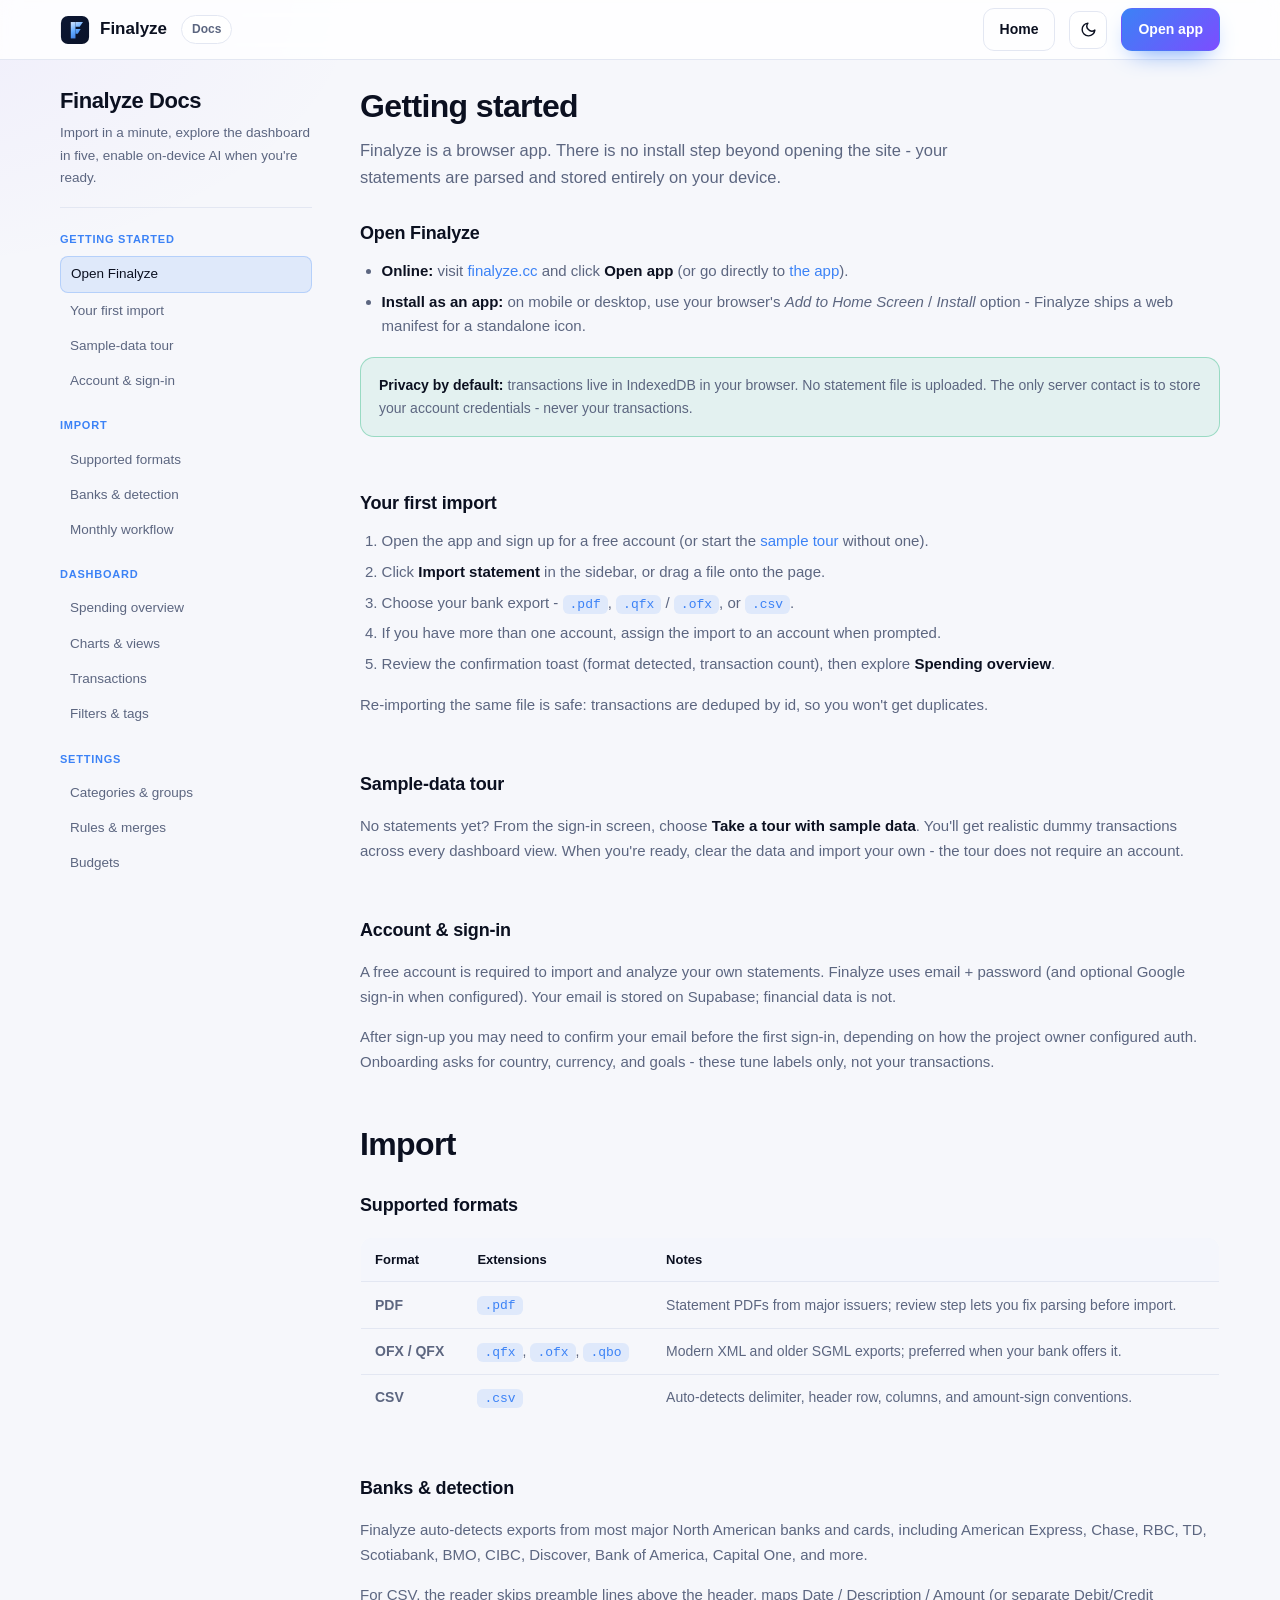
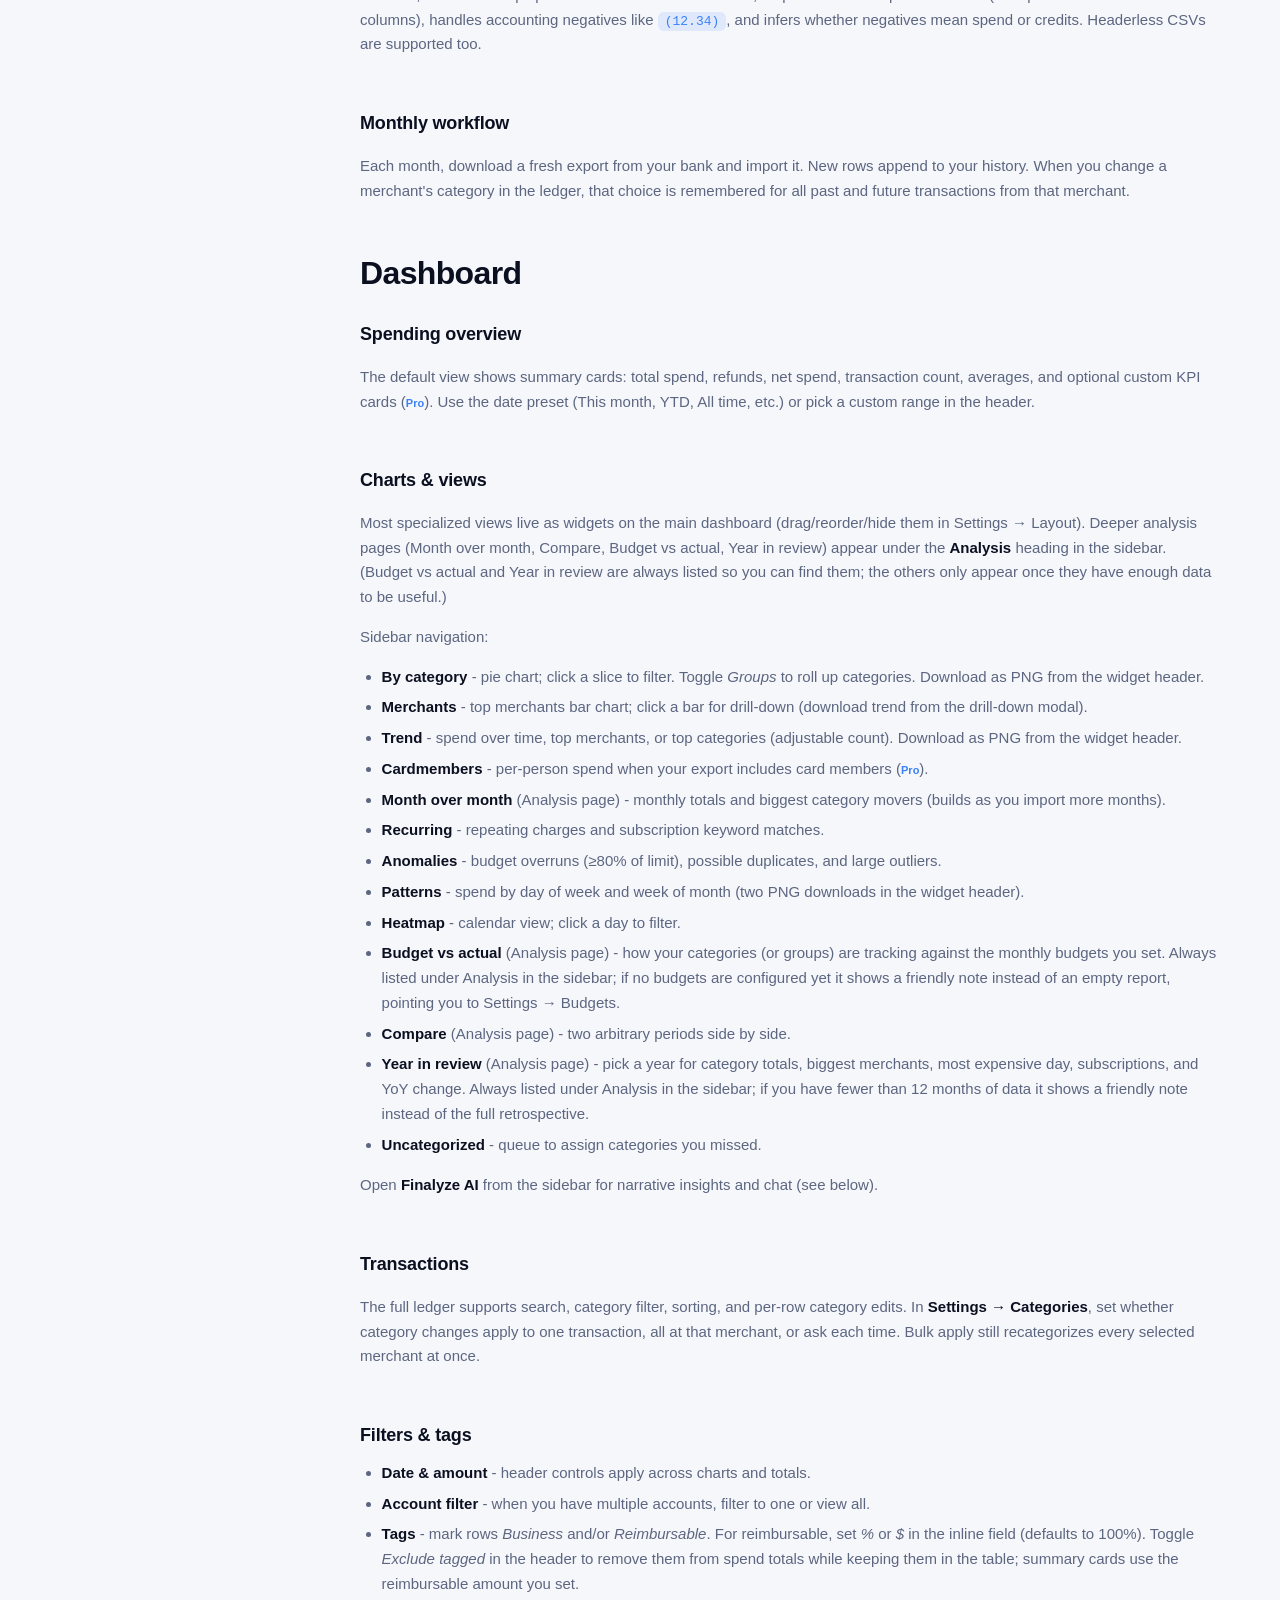
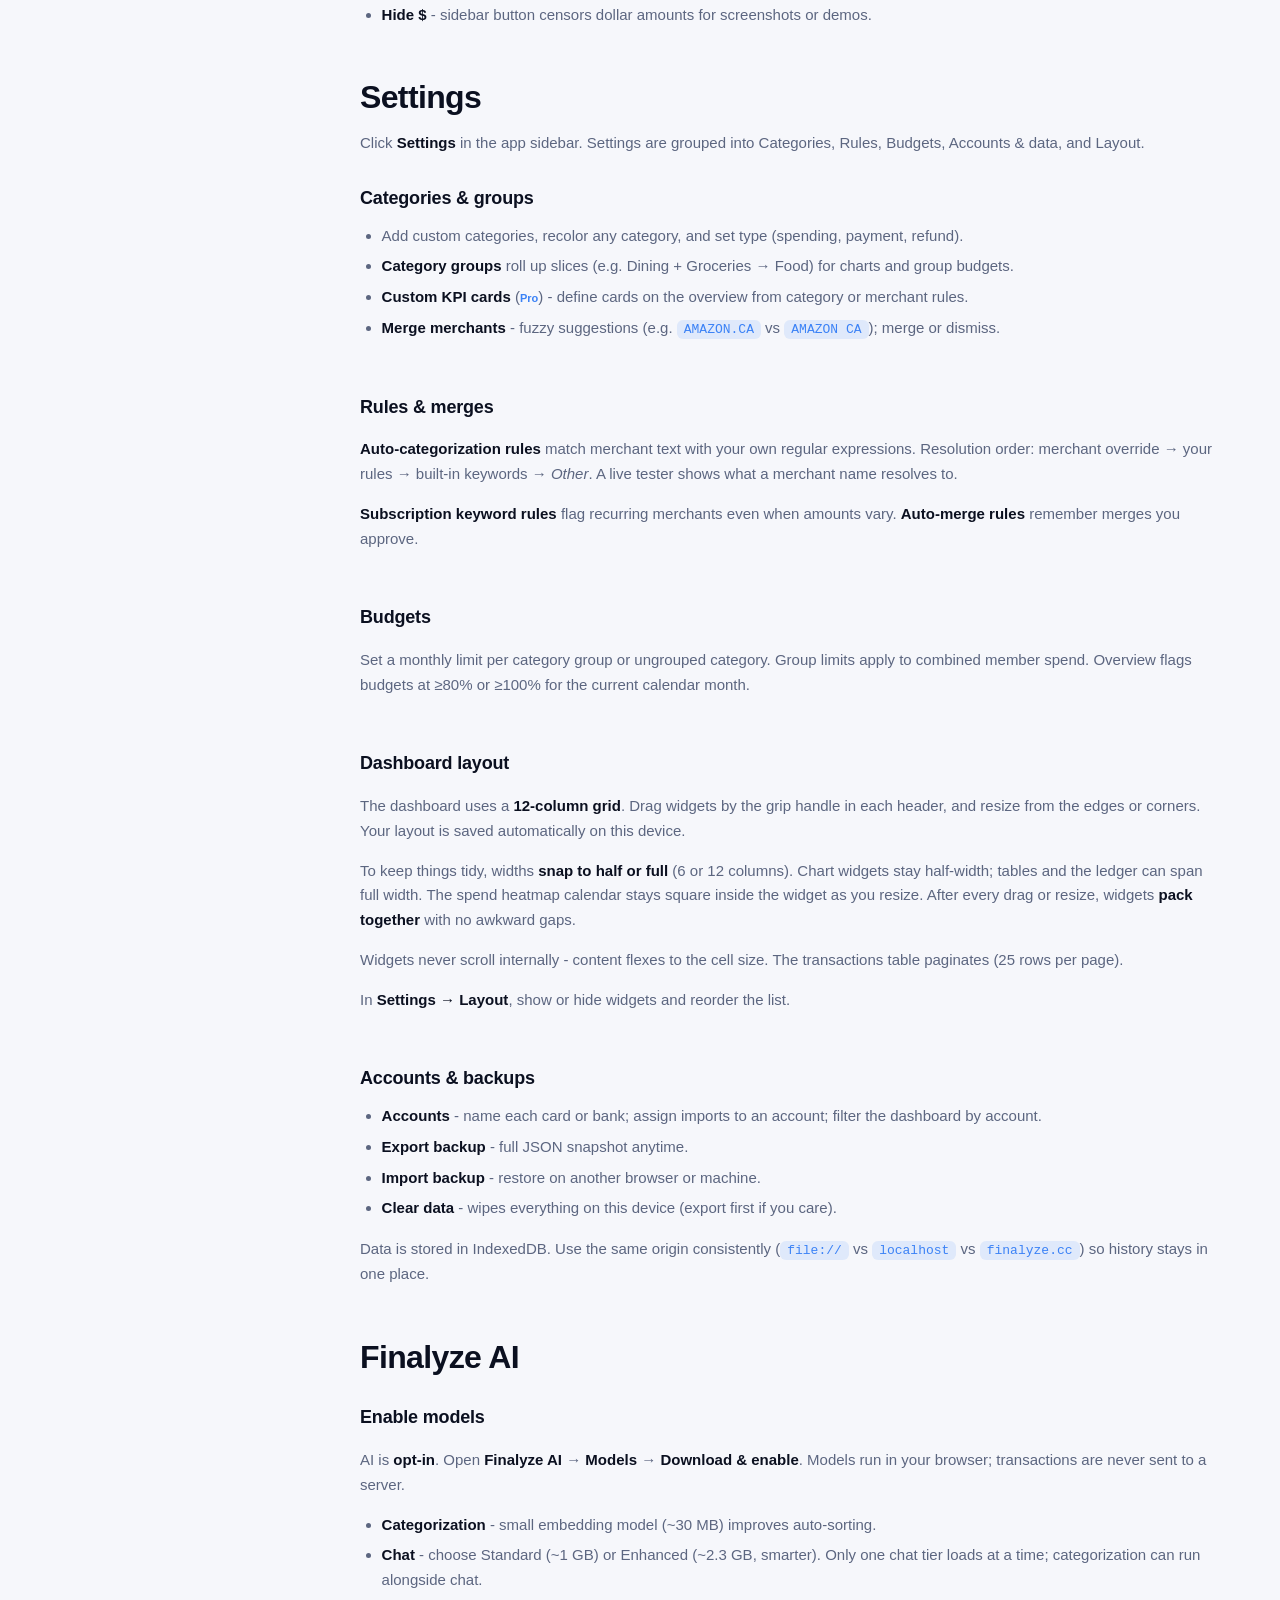
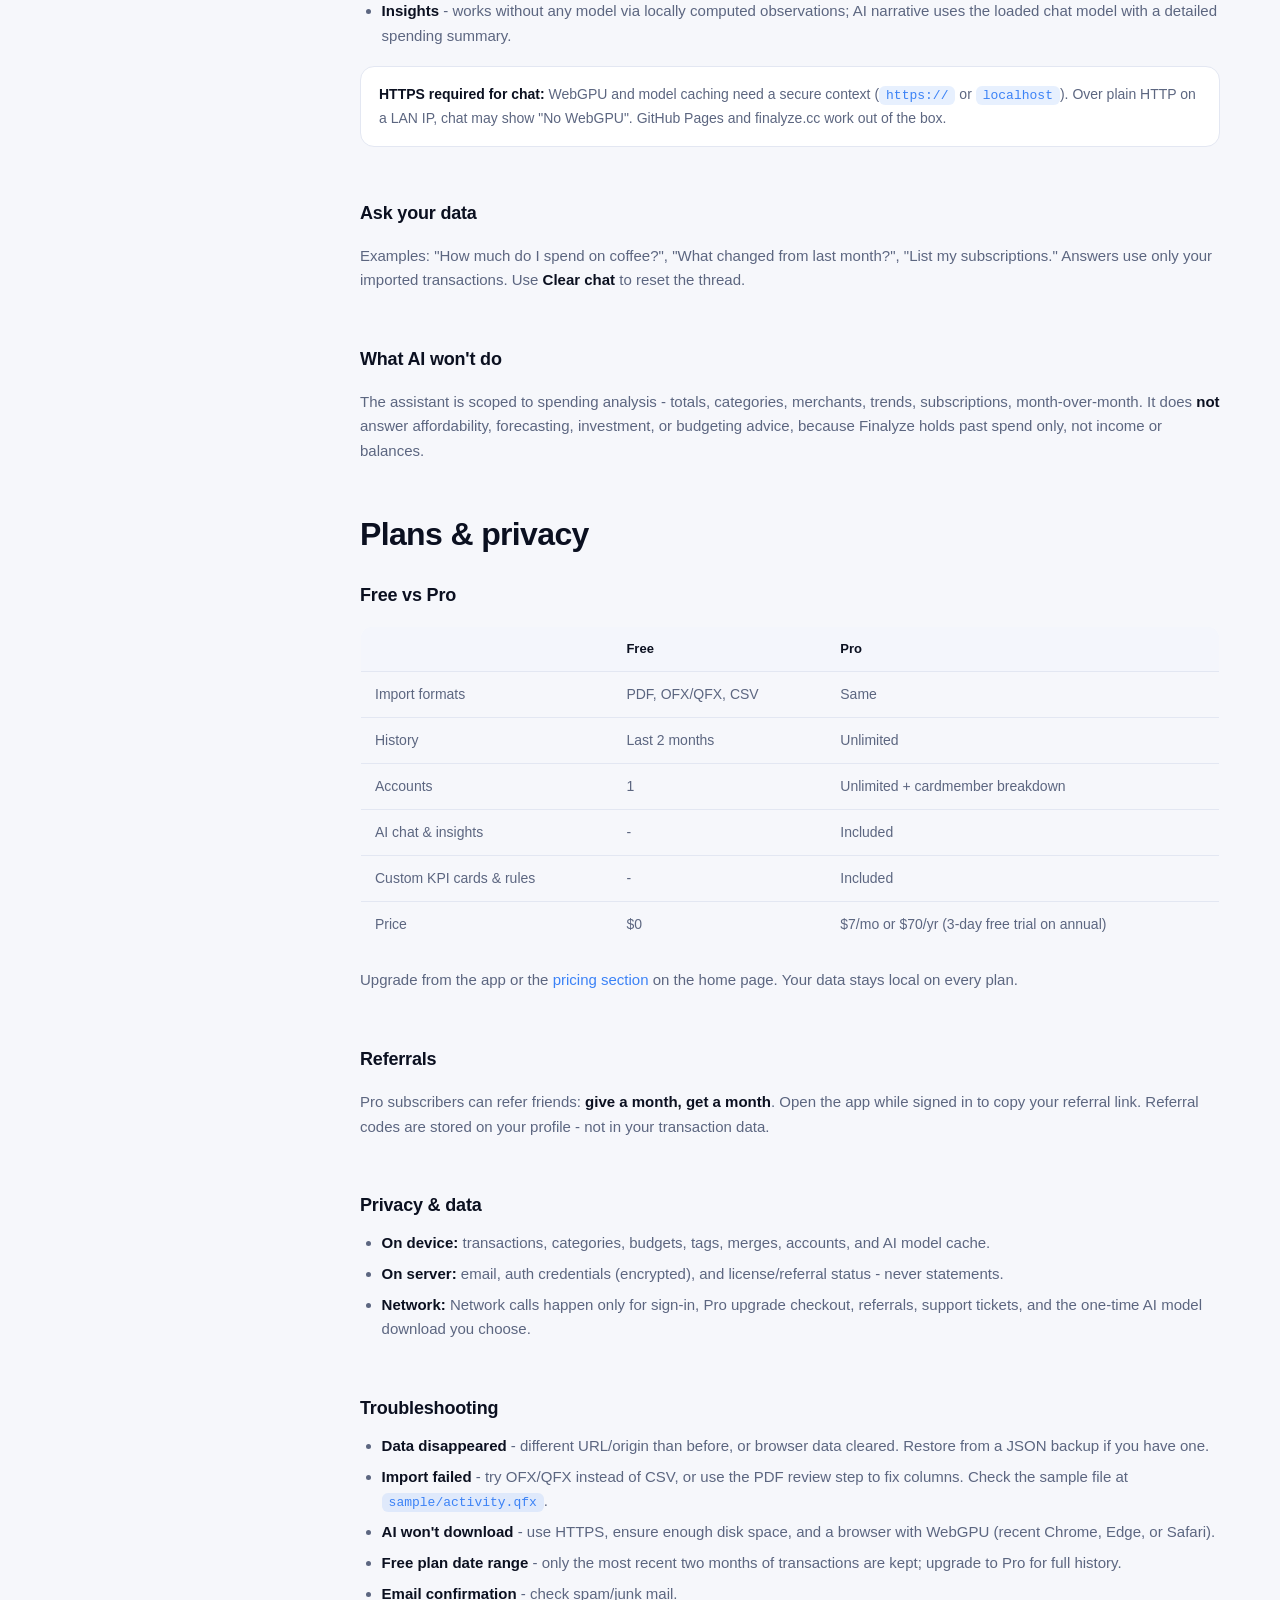
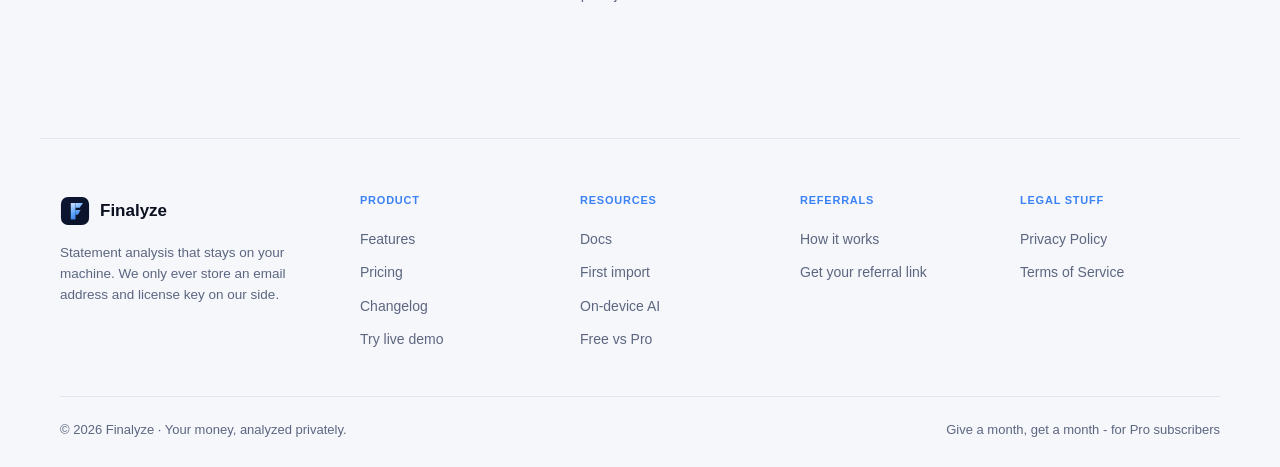
<file: docs/index.html>
<!DOCTYPE html>
<html lang="en">
<head>
  <meta charset="UTF-8" />
  <meta name="viewport" content="width=device-width, initial-scale=1.0" />
  <title>Finalyze Docs - Setup, import, dashboard, AI &amp; privacy</title>
  <link rel="icon" type="image/svg+xml" href="../assets/icon.svg" />
  <meta name="description" content="Documentation for Finalyze - import statements, explore your dashboard, enable on-device AI, and keep your financial data private." />
  <link rel="stylesheet" href="docs.css" />
  <script>
    (function () {
      try { document.documentElement.dataset.theme = localStorage.getItem('finalyze.theme') || 'light'; }
      catch (e) { document.documentElement.dataset.theme = 'light'; }
    })();
  </script>
</head>
<body>
  <a class="skip" href="#content">Skip to content</a>

  <header class="docs-top">
    <div class="docs-top-inner">
      <button class="btn icon menu-btn" id="menuBtn" type="button" aria-label="Open docs menu">
        <svg width="18" height="18" viewBox="0 0 24 24" fill="none" stroke="currentColor" stroke-width="2" stroke-linecap="round"><line x1="3" y1="6" x2="21" y2="6"/><line x1="3" y1="12" x2="21" y2="12"/><line x1="3" y1="18" x2="21" y2="18"/></svg>
      </button>
      <a class="brand" href="/"><img src="../assets/icon.svg" alt="" />Finalyze</a>
      <span class="docs-badge">Docs</span>
      <span class="spacer"></span>
      <a class="btn ghost" href="/">Home</a>
      <button class="theme-toggle" id="themeToggle" type="button" title="Toggle light / dark" aria-label="Toggle theme"></button>
      <a class="btn primary" href="/app">Open app</a>
    </div>
  </header>

  <div class="docs-overlay" id="docsOverlay"></div>

  <div class="docs-shell">
    <aside class="docs-side" aria-label="Documentation sections">
      <div class="docs-intro">
        <h1>Finalyze Docs</h1>
        <p>Import in a minute, explore the dashboard in five, enable on-device AI when you're ready.</p>
      </div>

      <nav class="nav-group">
        <h4>Getting started</h4>
        <a href="#open">Open Finalyze</a>
        <a href="#first-import">Your first import</a>
        <a href="#demo">Sample-data tour</a>
        <a href="#account">Account &amp; sign-in</a>
      </nav>

      <nav class="nav-group">
        <h4>Import</h4>
        <a href="#formats">Supported formats</a>
        <a href="#banks">Banks &amp; detection</a>
        <a href="#monthly">Monthly workflow</a>
      </nav>

      <nav class="nav-group">
        <h4>Dashboard</h4>
        <a href="#overview">Spending overview</a>
        <a href="#views">Charts &amp; views</a>
        <a href="#ledger">Transactions</a>
        <a href="#filters">Filters &amp; tags</a>
      </nav>

      <nav class="nav-group">
        <h4>Settings</h4>
        <a href="#categories">Categories &amp; groups</a>
        <a href="#rules">Rules &amp; merges</a>
        <a href="#budgets">Budgets</a>
        <a href="#accounts">Accounts &amp; backups</a>
      </nav>

      <nav class="nav-group">
        <h4>Finalyze AI</h4>
        <a href="#ai-enable">Enable models</a>
        <a href="#ai-chat">Ask your data</a>
        <a href="#ai-limits">What AI won't do</a>
      </nav>

      <nav class="nav-group">
        <h4>Plans &amp; privacy</h4>
        <a href="#plans">Free vs Pro</a>
        <a href="#referrals">Referrals</a>
        <a href="#privacy">Privacy &amp; data</a>
        <a href="#troubleshooting">Troubleshooting</a>
      </nav>
    </aside>

    <main class="docs-main" id="content">
      <section id="open">
        <h2>Getting started</h2>
        <p class="lead">Finalyze is a browser app. There is no install step beyond opening the site - your statements are parsed and stored entirely on your device.</p>

        <h3>Open Finalyze</h3>
        <ul>
          <li><strong>Online:</strong> visit <a href="https://finalyze.cc">finalyze.cc</a> and click <strong>Open app</strong> (or go directly to <a href="/app">the app</a>).</li>
          <li><strong>Install as an app:</strong> on mobile or desktop, use your browser's <em>Add to Home Screen</em> / <em>Install</em> option - Finalyze ships a web manifest for a standalone icon.</li>
        </ul>
        <div class="callout green">
          <p><strong>Privacy by default:</strong> transactions live in IndexedDB in your browser. No statement file is uploaded. The only server contact is to store your account credentials - never your transactions.</p>
        </div>
      </section>

      <section id="first-import">
        <h3>Your first import</h3>
        <ol>
          <li>Open the app and sign up for a free account (or start the <a href="#demo">sample tour</a> without one).</li>
          <li>Click <strong>Import statement</strong> in the sidebar, or drag a file onto the page.</li>
          <li>Choose your bank export - <code>.pdf</code>, <code>.qfx</code> / <code>.ofx</code>, or <code>.csv</code>.</li>
          <li>If you have more than one account, assign the import to an account when prompted.</li>
          <li>Review the confirmation toast (format detected, transaction count), then explore <strong>Spending overview</strong>.</li>
        </ol>
        <p>Re-importing the same file is safe: transactions are deduped by id, so you won't get duplicates.</p>
      </section>

      <section id="demo">
        <h3>Sample-data tour</h3>
        <p>No statements yet? From the sign-in screen, choose <strong>Take a tour with sample data</strong>. You'll get realistic dummy transactions across every dashboard view. When you're ready, clear the data and import your own - the tour does not require an account.</p>
      </section>

      <section id="account">
        <h3>Account &amp; sign-in</h3>
        <p>A free account is required to import and analyze your own statements. Finalyze uses email + password (and optional Google sign-in when configured). Your email is stored on Supabase; financial data is not.</p>
        <p>After sign-up you may need to confirm your email before the first sign-in, depending on how the project owner configured auth. Onboarding asks for country, currency, and goals - these tune labels only, not your transactions.</p>
      </section>

      <section id="formats">
        <h2>Import</h2>
        <h3>Supported formats</h3>
        <table>
          <thead>
            <tr><th>Format</th><th>Extensions</th><th>Notes</th></tr>
          </thead>
          <tbody>
            <tr><td><strong>PDF</strong></td><td><code>.pdf</code></td><td>Statement PDFs from major issuers; review step lets you fix parsing before import.</td></tr>
            <tr><td><strong>OFX / QFX</strong></td><td><code>.qfx</code>, <code>.ofx</code>, <code>.qbo</code></td><td>Modern XML and older SGML exports; preferred when your bank offers it.</td></tr>
            <tr><td><strong>CSV</strong></td><td><code>.csv</code></td><td>Auto-detects delimiter, header row, columns, and amount-sign conventions.</td></tr>
          </tbody>
        </table>
      </section>

      <section id="banks">
        <h3>Banks &amp; detection</h3>
        <p>Finalyze auto-detects exports from most major North American banks and cards, including American Express, Chase, RBC, TD, Scotiabank, BMO, CIBC, Discover, Bank of America, Capital One, and more.</p>
        <p>For CSV, the reader skips preamble lines above the header, maps Date / Description / Amount (or separate Debit/Credit columns), handles accounting negatives like <code>(12.34)</code>, and infers whether negatives mean spend or credits. Headerless CSVs are supported too.</p>
      </section>

      <section id="monthly">
        <h3>Monthly workflow</h3>
        <p>Each month, download a fresh export from your bank and import it. New rows append to your history. When you change a merchant's category in the ledger, that choice is remembered for all past and future transactions from that merchant.</p>
      </section>

      <section id="overview">
        <h2>Dashboard</h2>
        <h3>Spending overview</h3>
        <p>The default view shows summary cards: total spend, refunds, net spend, transaction count, averages, and optional custom KPI cards (<span class="pro-chip" style="font-size:11px;font-weight:700;color:var(--accent)">Pro</span>). Use the date preset (This month, YTD, All time, etc.) or pick a custom range in the header.</p>
      </section>

      <section id="views">
        <h3>Charts &amp; views</h3>
        <p>Most specialized views live as widgets on the main dashboard (drag/reorder/hide them in Settings → Layout). Deeper analysis pages (Month over month, Compare, Budget vs actual, Year in review) appear under the <strong>Analysis</strong> heading in the sidebar. (Budget vs actual and Year in review are always listed so you can find them; the others only appear once they have enough data to be useful.)</p>
        <p>Sidebar navigation:</p>
        <ul>
          <li><strong>By category</strong> - pie chart; click a slice to filter. Toggle <em>Groups</em> to roll up categories. Download as PNG from the widget header.</li>
          <li><strong>Merchants</strong> - top merchants bar chart; click a bar for drill-down (download trend from the drill-down modal).</li>
          <li><strong>Trend</strong> - spend over time, top merchants, or top categories (adjustable count). Download as PNG from the widget header.</li>
          <li><strong>Cardmembers</strong> - per-person spend when your export includes card members (<span class="pro-chip" style="font-size:11px;font-weight:700;color:var(--accent)">Pro</span>).</li>
          <li><strong>Month over month</strong> (Analysis page) - monthly totals and biggest category movers (builds as you import more months).</li>
          <li><strong>Recurring</strong> - repeating charges and subscription keyword matches.</li>
          <li><strong>Anomalies</strong> - budget overruns (≥80% of limit), possible duplicates, and large outliers.</li>
          <li><strong>Patterns</strong> - spend by day of week and week of month (two PNG downloads in the widget header).</li>
          <li><strong>Heatmap</strong> - calendar view; click a day to filter.</li>
          <li><strong>Budget vs actual</strong> (Analysis page) - how your categories (or groups) are tracking against the monthly budgets you set. Always listed under Analysis in the sidebar; if no budgets are configured yet it shows a friendly note instead of an empty report, pointing you to Settings → Budgets.</li>
          <li><strong>Compare</strong> (Analysis page) - two arbitrary periods side by side.</li>
          <li><strong>Year in review</strong> (Analysis page) - pick a year for category totals, biggest merchants, most expensive day, subscriptions, and YoY change. Always listed under Analysis in the sidebar; if you have fewer than 12 months of data it shows a friendly note instead of the full retrospective.</li>
          <li><strong>Uncategorized</strong> - queue to assign categories you missed.</li>
        </ul>
        <p>Open <strong>Finalyze AI</strong> from the sidebar for narrative insights and chat (see below).</p>
      </section>

      <section id="ledger">
        <h3>Transactions</h3>
        <p>The full ledger supports search, category filter, sorting, and per-row category edits. In <strong>Settings → Categories</strong>, set whether category changes apply to one transaction, all at that merchant, or ask each time. Bulk apply still recategorizes every selected merchant at once.</p>
      </section>

      <section id="filters">
        <h3>Filters &amp; tags</h3>
        <ul>
          <li><strong>Date &amp; amount</strong> - header controls apply across charts and totals.</li>
          <li><strong>Account filter</strong> - when you have multiple accounts, filter to one or view all.</li>
          <li><strong>Tags</strong> - mark rows <em>Business</em> and/or <em>Reimbursable</em>. For reimbursable, set <em>%</em> or <em>$</em> in the inline field (defaults to 100%). Toggle <em>Exclude tagged</em> in the header to remove them from spend totals while keeping them in the table; summary cards use the reimbursable amount you set.</li>
          <li><strong>Hide $</strong> - sidebar button censors dollar amounts for screenshots or demos.</li>
        </ul>
      </section>

      <section id="categories">
        <h2>Settings</h2>
        <p>Click <strong>Settings</strong> in the app sidebar. Settings are grouped into Categories, Rules, Budgets, Accounts &amp; data, and Layout.</p>

        <h3>Categories &amp; groups</h3>
        <ul>
          <li>Add custom categories, recolor any category, and set type (spending, payment, refund).</li>
          <li><strong>Category groups</strong> roll up slices (e.g. Dining + Groceries → Food) for charts and group budgets.</li>
          <li><strong>Custom KPI cards</strong> (<span class="pro-chip" style="font-size:11px;font-weight:700;color:var(--accent)">Pro</span>) - define cards on the overview from category or merchant rules.</li>
          <li><strong>Merge merchants</strong> - fuzzy suggestions (e.g. <code>AMAZON.CA</code> vs <code>AMAZON CA</code>); merge or dismiss.</li>
        </ul>
      </section>

      <section id="rules">
        <h3>Rules &amp; merges</h3>
        <p><strong>Auto-categorization rules</strong> match merchant text with your own regular expressions. Resolution order: merchant override → your rules → built-in keywords → <em>Other</em>. A live tester shows what a merchant name resolves to.</p>
        <p><strong>Subscription keyword rules</strong> flag recurring merchants even when amounts vary. <strong>Auto-merge rules</strong> remember merges you approve.</p>
      </section>

      <section id="budgets">
        <h3>Budgets</h3>
        <p>Set a monthly limit per category group or ungrouped category. Group limits apply to combined member spend. Overview flags budgets at ≥80% or ≥100% for the current calendar month.</p>
      </section>

      <section id="layout">
        <h3>Dashboard layout</h3>
        <p>The dashboard uses a <strong>12-column grid</strong>. Drag widgets by the grip handle in each header, and resize from the edges or corners. Your layout is saved automatically on this device.</p>
        <p>To keep things tidy, widths <strong>snap to half or full</strong> (6 or 12 columns). Chart widgets stay half-width; tables and the ledger can span full width. The spend heatmap calendar stays square inside the widget as you resize. After every drag or resize, widgets <strong>pack together</strong> with no awkward gaps.</p>
        <p>Widgets never scroll internally - content flexes to the cell size. The transactions table paginates (25 rows per page).</p>
        <p>In <strong>Settings → Layout</strong>, show or hide widgets and reorder the list.</p>
      </section>

      <section id="accounts">
        <h3>Accounts &amp; backups</h3>
        <ul>
          <li><strong>Accounts</strong> - name each card or bank; assign imports to an account; filter the dashboard by account.</li>
          <li><strong>Export backup</strong> - full JSON snapshot anytime.</li>
          <li><strong>Import backup</strong> - restore on another browser or machine.</li>
          <li><strong>Clear data</strong> - wipes everything on this device (export first if you care).</li>
        </ul>
        <p>Data is stored in IndexedDB. Use the same origin consistently (<code>file://</code> vs <code>localhost</code> vs <code>finalyze.cc</code>) so history stays in one place.</p>
      </section>

      <section id="ai-enable">
        <h2>Finalyze AI</h2>
        <h3>Enable models</h3>
        <p>AI is <strong>opt-in</strong>. Open <strong>Finalyze AI</strong> → <strong>Models</strong> → <strong>Download &amp; enable</strong>. Models run in your browser; transactions are never sent to a server.</p>
        <ul>
          <li><strong>Categorization</strong> - small embedding model (~30 MB) improves auto-sorting.</li>
          <li><strong>Chat</strong> - choose Standard (~1 GB) or Enhanced (~2.3 GB, smarter). Only one chat tier loads at a time; categorization can run alongside chat.</li>
          <li><strong>Insights</strong> - works without any model via locally computed observations; AI narrative uses the loaded chat model with a detailed spending summary.</li>
        </ul>
        <div class="callout">
          <p><strong>HTTPS required for chat:</strong> WebGPU and model caching need a secure context (<code>https://</code> or <code>localhost</code>). Over plain HTTP on a LAN IP, chat may show "No WebGPU". GitHub Pages and finalyze.cc work out of the box.</p>
        </div>
      </section>

      <section id="ai-chat">
        <h3>Ask your data</h3>
        <p>Examples: "How much do I spend on coffee?", "What changed from last month?", "List my subscriptions." Answers use only your imported transactions. Use <strong>Clear chat</strong> to reset the thread.</p>
      </section>

      <section id="ai-limits">
        <h3>What AI won't do</h3>
        <p>The assistant is scoped to spending analysis - totals, categories, merchants, trends, subscriptions, month-over-month. It does <strong>not</strong> answer affordability, forecasting, investment, or budgeting advice, because Finalyze holds past spend only, not income or balances.</p>
      </section>

      <section id="plans">
        <h2>Plans &amp; privacy</h2>
        <h3>Free vs Pro</h3>
        <table>
          <thead>
            <tr><th></th><th>Free</th><th>Pro</th></tr>
          </thead>
          <tbody>
            <tr><td>Import formats</td><td>PDF, OFX/QFX, CSV</td><td>Same</td></tr>
            <tr><td>History</td><td>Last 2 months</td><td>Unlimited</td></tr>
            <tr><td>Accounts</td><td>1</td><td>Unlimited + cardmember breakdown</td></tr>
            <tr><td>AI chat &amp; insights</td><td>-</td><td>Included</td></tr>
            <tr><td>Custom KPI cards &amp; rules</td><td>-</td><td>Included</td></tr>
            <tr><td>Price</td><td>$0</td><td>$7/mo or $70/yr <span class="muted">(3-day free trial on annual)</span></td></tr>
          </tbody>
        </table>
        <p>Upgrade from the app or the <a href="/#pricing">pricing section</a> on the home page. Your data stays local on every plan.</p>
      </section>

      <section id="referrals">
        <h3>Referrals</h3>
        <p>Pro subscribers can refer friends: <strong>give a month, get a month</strong>. Open the app while signed in to copy your referral link. Referral codes are stored on your profile - not in your transaction data.</p>
      </section>

      <section id="privacy">
        <h3>Privacy &amp; data</h3>
        <ul>
          <li><strong>On device:</strong> transactions, categories, budgets, tags, merges, accounts, and AI model cache.</li>
          <li><strong>On server:</strong> email, auth credentials (encrypted), and license/referral status - never statements.</li>
          <li><strong>Network:</strong> Network calls happen only for sign-in, Pro upgrade checkout, referrals, support tickets, and the one-time AI model download you choose.</li>
        </ul>
      </section>

      <section id="troubleshooting">
        <h3>Troubleshooting</h3>
        <ul>
          <li><strong>Data disappeared</strong> - different URL/origin than before, or browser data cleared. Restore from a JSON backup if you have one.</li>
          <li><strong>Import failed</strong> - try OFX/QFX instead of CSV, or use the PDF review step to fix columns. Check the sample file at <code>sample/activity.qfx</code>.</li>
          <li><strong>AI won't download</strong> - use HTTPS, ensure enough disk space, and a browser with WebGPU (recent Chrome, Edge, or Safari).</li>
          <li><strong>Free plan date range</strong> - only the most recent two months of transactions are kept; upgrade to Pro for full history.</li>
          <li><strong>Email confirmation</strong> - check spam/junk mail.</li>
        </ul>
      </section>

    </main>
  </div>

  <footer class="site-footer" role="contentinfo">
    <div class="footer-grid">
      <div class="footer-col footer-brand">
        <a class="brand" href="/"><img src="../assets/icon.svg" alt="" />Finalyze</a>
        <p>Statement analysis that stays on your machine. We only ever store an email address and license key on our side.</p>
      </div>
      <div class="footer-links">
      <div class="footer-col">
        <h4>Product</h4>
        <ul>
          <li><a href="/#features">Features</a></li>
          <li><a href="/#pricing">Pricing</a></li>
          <li><a href="/changelog/">Changelog</a></li>
          <li><a href="/app?demo=1">Try live demo</a></li>
        </ul>
      </div>
      <div class="footer-col">
        <h4>Resources</h4>
        <ul>
          <li><a href="/docs/">Docs</a></li>
          <li><a href="/docs/#first-import">First import</a></li>
          <li><a href="/docs/#ai-enable">On-device AI</a></li>
          <li><a href="/docs/#plans">Free vs Pro</a></li>
        </ul>
      </div>
      <div class="footer-col">
        <h4>Referrals</h4>
        <ul>
          <li><a href="/docs/#referrals">How it works</a></li>
          <li><a href="/app">Get your referral link</a></li>
        </ul>
      </div>
      <div class="footer-col">
        <h4>Legal Stuff</h4>
        <ul>
          <li><a href="/legal/privacy.html">Privacy Policy</a></li>
          <li><a href="/legal/terms.html">Terms of Service</a></li>
        </ul>
      </div>
      </div>
    </div>
    <div class="footer-bottom">
      <span>© 2026 Finalyze · Your money, analyzed privately.</span>
      <span class="footer-meta">Give a month, get a month - for Pro subscribers</span>
    </div>
  </footer>

  <script src="docs.js"></script>
</body>
</html>
</file>
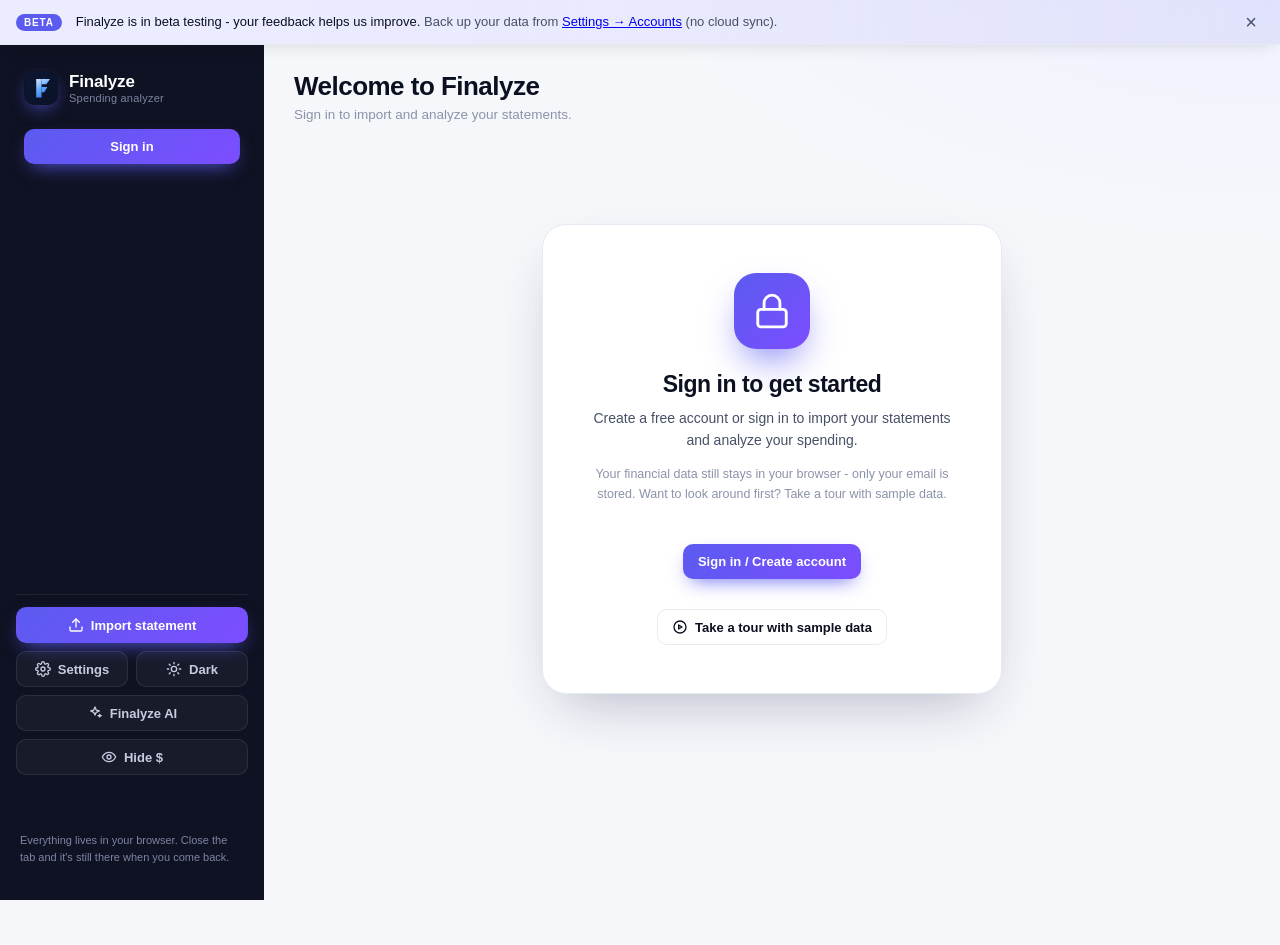
<file: app.html>
<!DOCTYPE html>
<html lang="en">
<head>
  <meta charset="UTF-8" />
  <meta http-equiv="refresh" content="0;url=/app/" />
  <link rel="canonical" href="/app/" />
  <title>Redirecting…</title>
  <script>location.replace('/app/' + (location.search || '') + (location.hash || ''));</script>
</head>
<body>
  <p><a href="/app/">Continue to Finalyze</a></p>
</body>
</html>
</file>
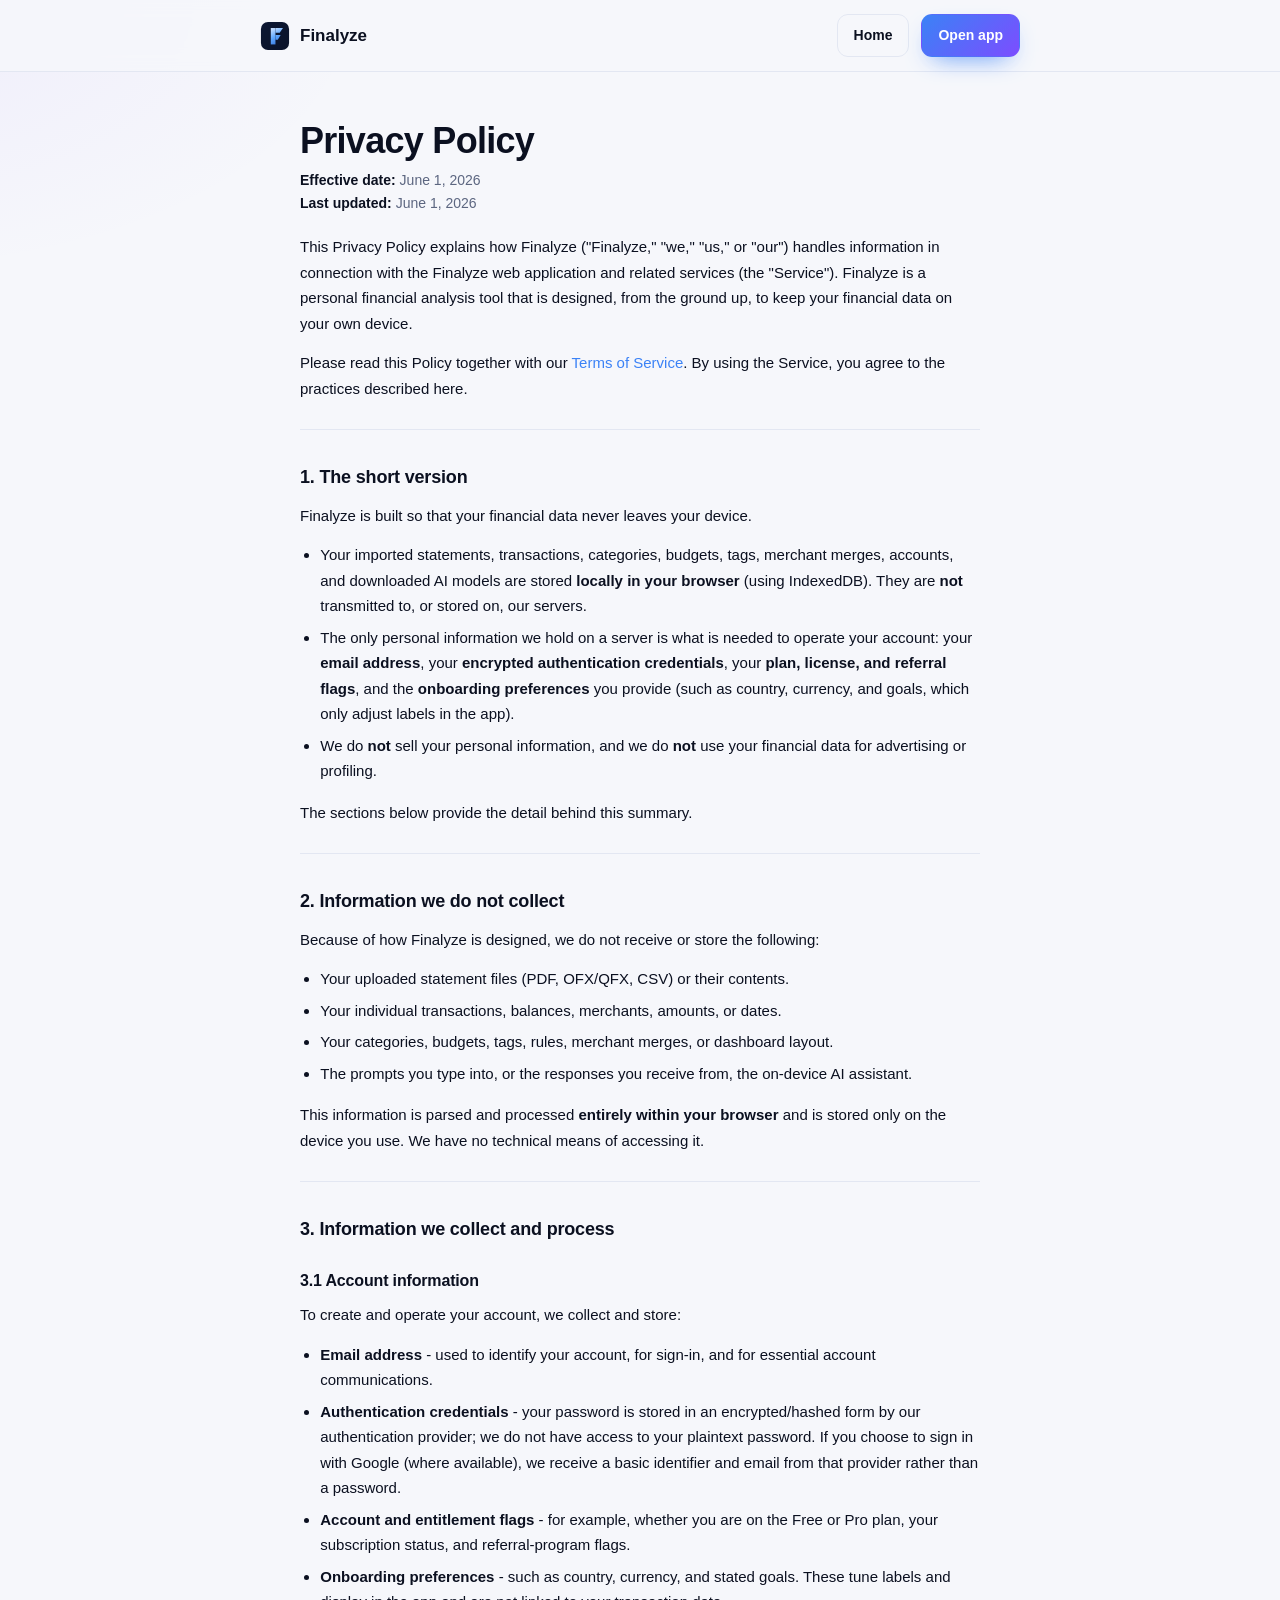
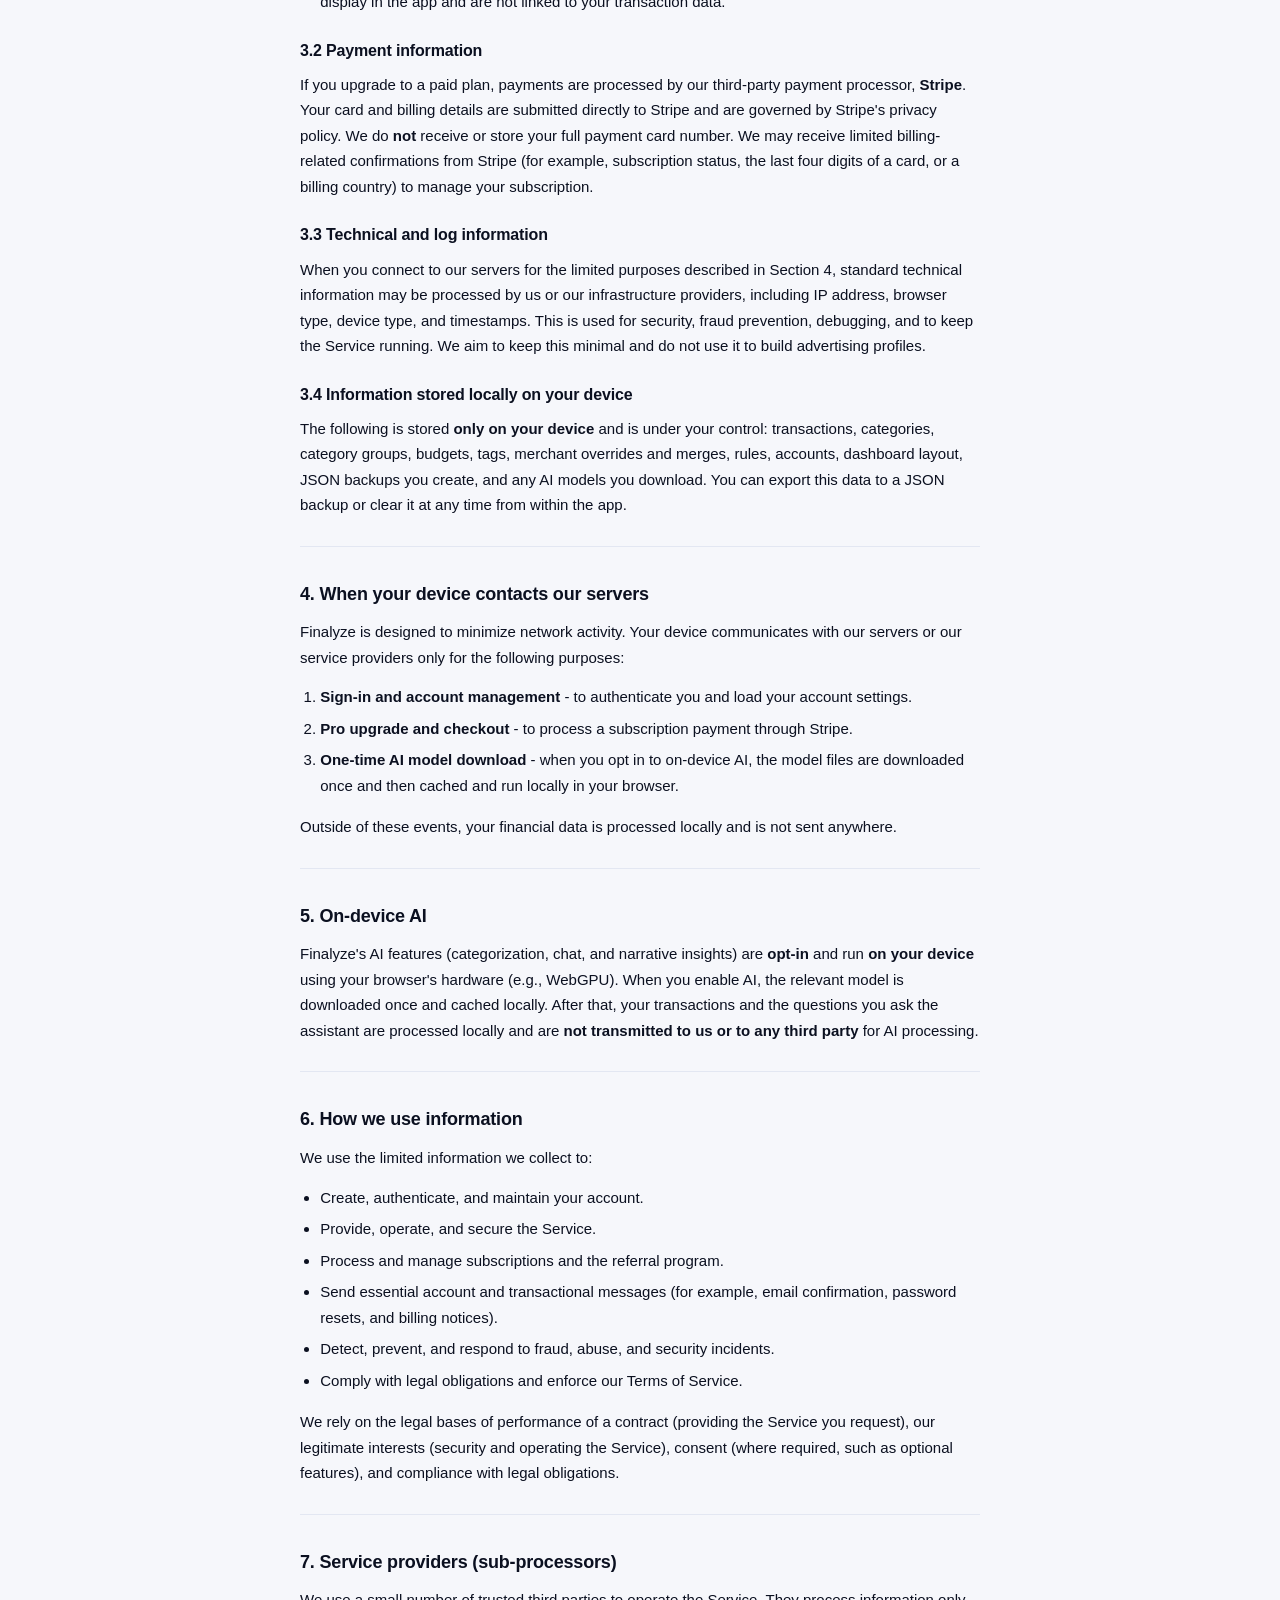
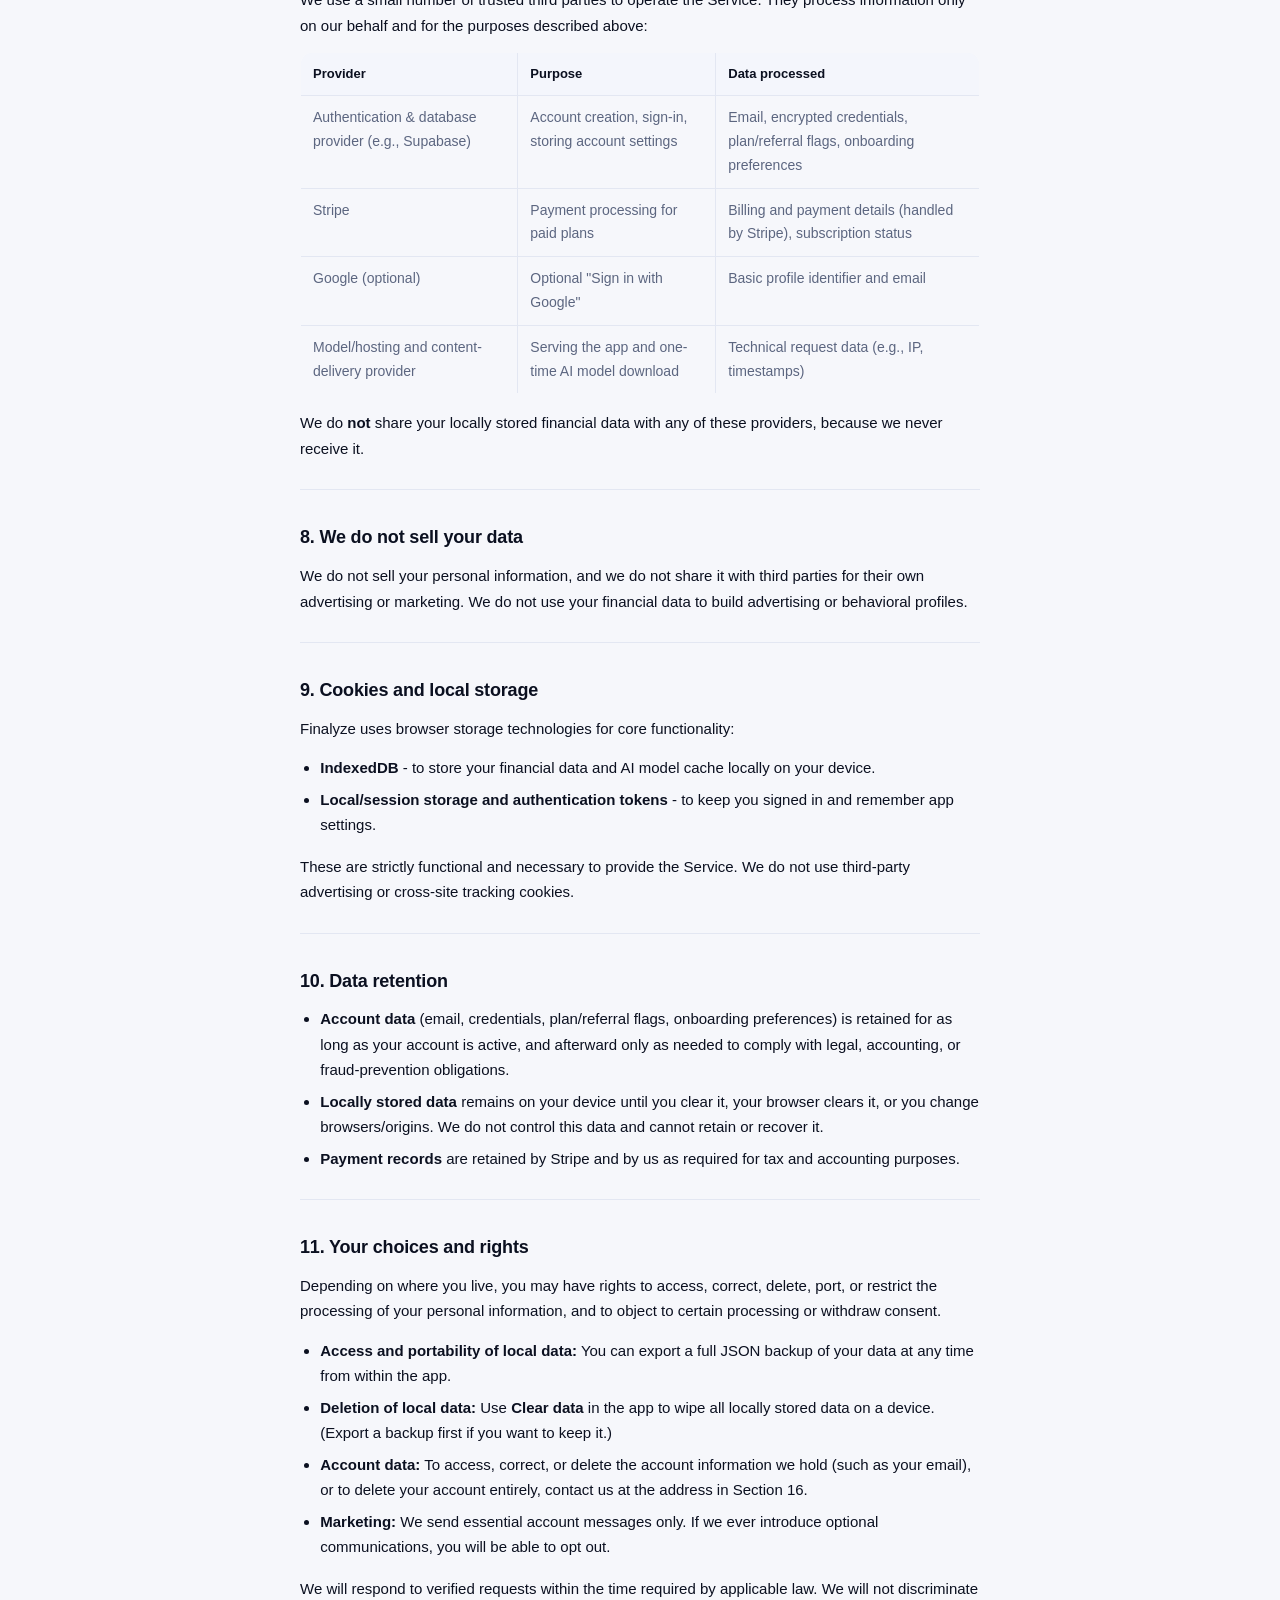
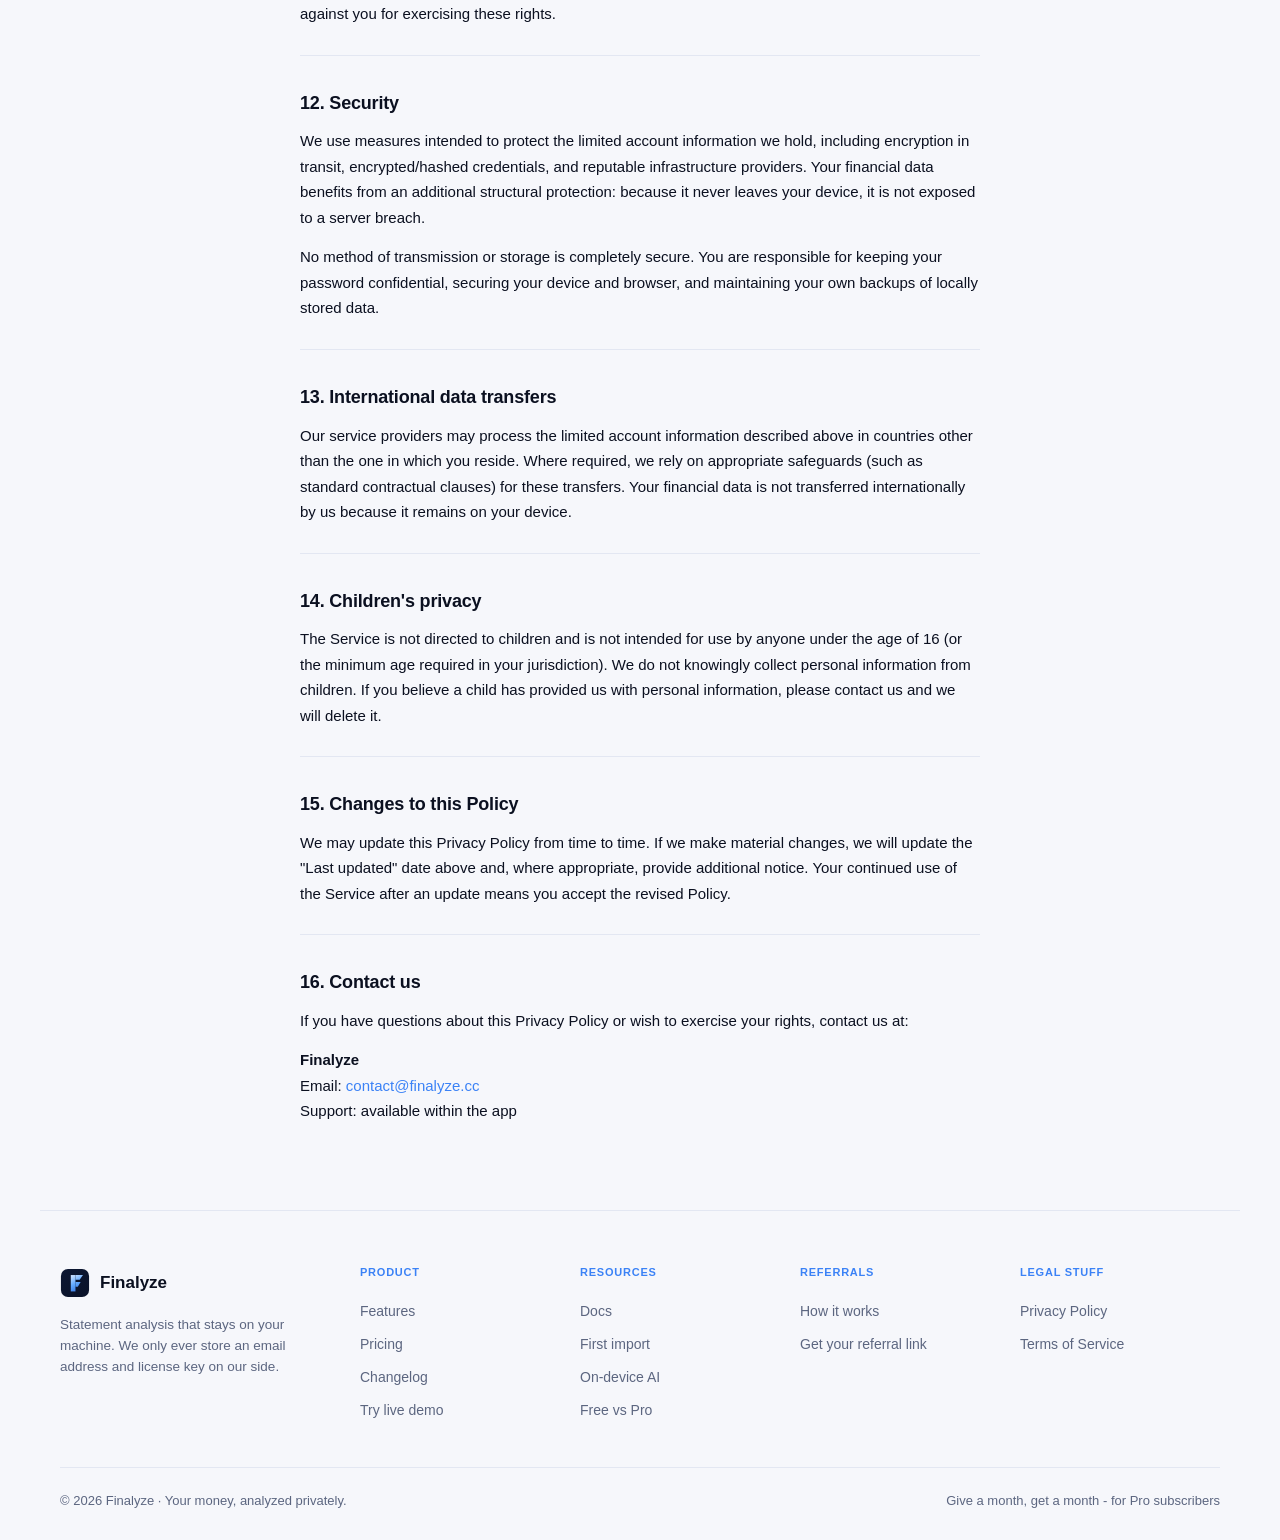
<file: legal/privacy.html>
<!DOCTYPE html>
<html lang="en">
<head>
  <meta charset="UTF-8" />
  <meta name="viewport" content="width=device-width, initial-scale=1.0" />
  <title>Privacy Policy · Finalyze</title>
  <link rel="icon" type="image/svg+xml" href="../assets/icon.svg" />
  <meta name="description" content="Finalyze privacy policy - how we handle your account and your data." />
  <link rel="canonical" href="https://finalyze.cc/legal/privacy.html" />
  <link rel="stylesheet" href="../docs/docs.css" />
  <link rel="stylesheet" href="legal.css" />
  <script>
    (function () {
      try { document.documentElement.dataset.theme = localStorage.getItem('finalyze.theme') || 'light'; }
      catch (e) { document.documentElement.dataset.theme = 'light'; }
    })();
  </script>
</head>
<body>
  <a class="skip" href="#content">Skip to content</a>

  <header class="legal-top">
    <div class="legal-top-inner">
      <a class="brand" href="/"><img src="../assets/icon.svg" alt="" />Finalyze</a>
      <span class="spacer"></span>
      <a class="btn ghost" href="/">Home</a>
      <a class="btn primary" href="/app">Open app</a>
    </div>
  </header>

  <main id="content" class="legal-page">
    <h1>Privacy Policy</h1>
    <p class="legal-meta"><strong>Effective date:</strong> June 1, 2026<br /><strong>Last updated:</strong> June 1, 2026</p>
    <div class="legal-body" id="legalBody">
      <p>This Privacy Policy explains how Finalyze ("Finalyze," "we," "us," or "our") handles information in connection with the Finalyze web application and related services (the "Service"). Finalyze is a personal financial analysis tool that is designed, from the ground up, to keep your financial data on your own device.</p>
      <p>Please read this Policy together with our <a href="/legal/terms.html">Terms of Service</a>. By using the Service, you agree to the practices described here.</p>

      <hr />

      <h2>1. The short version</h2>
      <p>Finalyze is built so that your financial data never leaves your device.</p>
      <ul>
        <li>Your imported statements, transactions, categories, budgets, tags, merchant merges, accounts, and downloaded AI models are stored <strong>locally in your browser</strong> (using IndexedDB). They are <strong>not</strong> transmitted to, or stored on, our servers.</li>
        <li>The only personal information we hold on a server is what is needed to operate your account: your <strong>email address</strong>, your <strong>encrypted authentication credentials</strong>, your <strong>plan, license, and referral flags</strong>, and the <strong>onboarding preferences</strong> you provide (such as country, currency, and goals, which only adjust labels in the app).</li>
        <li>We do <strong>not</strong> sell your personal information, and we do <strong>not</strong> use your financial data for advertising or profiling.</li>
      </ul>
      <p>The sections below provide the detail behind this summary.</p>

      <hr />

      <h2>2. Information we do not collect</h2>
      <p>Because of how Finalyze is designed, we do not receive or store the following:</p>
      <ul>
        <li>Your uploaded statement files (PDF, OFX/QFX, CSV) or their contents.</li>
        <li>Your individual transactions, balances, merchants, amounts, or dates.</li>
        <li>Your categories, budgets, tags, rules, merchant merges, or dashboard layout.</li>
        <li>The prompts you type into, or the responses you receive from, the on-device AI assistant.</li>
      </ul>
      <p>This information is parsed and processed <strong>entirely within your browser</strong> and is stored only on the device you use. We have no technical means of accessing it.</p>

      <hr />

      <h2>3. Information we collect and process</h2>
      <h3>3.1 Account information</h3>
      <p>To create and operate your account, we collect and store:</p>
      <ul>
        <li><strong>Email address</strong> - used to identify your account, for sign-in, and for essential account communications.</li>
        <li><strong>Authentication credentials</strong> - your password is stored in an encrypted/hashed form by our authentication provider; we do not have access to your plaintext password. If you choose to sign in with Google (where available), we receive a basic identifier and email from that provider rather than a password.</li>
        <li><strong>Account and entitlement flags</strong> - for example, whether you are on the Free or Pro plan, your subscription status, and referral-program flags.</li>
        <li><strong>Onboarding preferences</strong> - such as country, currency, and stated goals. These tune labels and display in the app and are not linked to your transaction data.</li>
      </ul>
      <h3>3.2 Payment information</h3>
      <p>If you upgrade to a paid plan, payments are processed by our third-party payment processor, <strong>Stripe</strong>. Your card and billing details are submitted directly to Stripe and are governed by Stripe's privacy policy. We do <strong>not</strong> receive or store your full payment card number. We may receive limited billing-related confirmations from Stripe (for example, subscription status, the last four digits of a card, or a billing country) to manage your subscription.</p>
      <h3>3.3 Technical and log information</h3>
      <p>When you connect to our servers for the limited purposes described in Section 4, standard technical information may be processed by us or our infrastructure providers, including IP address, browser type, device type, and timestamps. This is used for security, fraud prevention, debugging, and to keep the Service running. We aim to keep this minimal and do not use it to build advertising profiles.</p>
      <h3>3.4 Information stored locally on your device</h3>
      <p>The following is stored <strong>only on your device</strong> and is under your control: transactions, categories, category groups, budgets, tags, merchant overrides and merges, rules, accounts, dashboard layout, JSON backups you create, and any AI models you download. You can export this data to a JSON backup or clear it at any time from within the app.</p>

      <hr />

      <h2>4. When your device contacts our servers</h2>
      <p>Finalyze is designed to minimize network activity. Your device communicates with our servers or our service providers only for the following purposes:</p>
      <ol>
        <li><strong>Sign-in and account management</strong> - to authenticate you and load your account settings.</li>
        <li><strong>Pro upgrade and checkout</strong> - to process a subscription payment through Stripe.</li>
        <li><strong>One-time AI model download</strong> - when you opt in to on-device AI, the model files are downloaded once and then cached and run locally in your browser.</li>
      </ol>
      <p>Outside of these events, your financial data is processed locally and is not sent anywhere.</p>

      <hr />

      <h2>5. On-device AI</h2>
      <p>Finalyze's AI features (categorization, chat, and narrative insights) are <strong>opt-in</strong> and run <strong>on your device</strong> using your browser's hardware (e.g., WebGPU). When you enable AI, the relevant model is downloaded once and cached locally. After that, your transactions and the questions you ask the assistant are processed locally and are <strong>not transmitted to us or to any third party</strong> for AI processing.</p>

      <hr />

      <h2>6. How we use information</h2>
      <p>We use the limited information we collect to:</p>
      <ul>
        <li>Create, authenticate, and maintain your account.</li>
        <li>Provide, operate, and secure the Service.</li>
        <li>Process and manage subscriptions and the referral program.</li>
        <li>Send essential account and transactional messages (for example, email confirmation, password resets, and billing notices).</li>
        <li>Detect, prevent, and respond to fraud, abuse, and security incidents.</li>
        <li>Comply with legal obligations and enforce our Terms of Service.</li>
      </ul>
      <p>We rely on the legal bases of performance of a contract (providing the Service you request), our legitimate interests (security and operating the Service), consent (where required, such as optional features), and compliance with legal obligations.</p>

      <hr />

      <h2>7. Service providers (sub-processors)</h2>
      <p>We use a small number of trusted third parties to operate the Service. They process information only on our behalf and for the purposes described above:</p>
      <table>
        <thead>
          <tr>
            <th scope="col">Provider</th>
            <th scope="col">Purpose</th>
            <th scope="col">Data processed</th>
          </tr>
        </thead>
        <tbody>
          <tr>
            <td>Authentication &amp; database provider (e.g., Supabase)</td>
            <td>Account creation, sign-in, storing account settings</td>
            <td>Email, encrypted credentials, plan/referral flags, onboarding preferences</td>
          </tr>
          <tr>
            <td>Stripe</td>
            <td>Payment processing for paid plans</td>
            <td>Billing and payment details (handled by Stripe), subscription status</td>
          </tr>
          <tr>
            <td>Google (optional)</td>
            <td>Optional "Sign in with Google"</td>
            <td>Basic profile identifier and email</td>
          </tr>
          <tr>
            <td>Model/hosting and content-delivery provider</td>
            <td>Serving the app and one-time AI model download</td>
            <td>Technical request data (e.g., IP, timestamps)</td>
          </tr>
        </tbody>
      </table>
      <p>We do <strong>not</strong> share your locally stored financial data with any of these providers, because we never receive it.</p>

      <hr />

      <h2>8. We do not sell your data</h2>
      <p>We do not sell your personal information, and we do not share it with third parties for their own advertising or marketing. We do not use your financial data to build advertising or behavioral profiles.</p>

      <hr />

      <h2>9. Cookies and local storage</h2>
      <p>Finalyze uses browser storage technologies for core functionality:</p>
      <ul>
        <li><strong>IndexedDB</strong> - to store your financial data and AI model cache locally on your device.</li>
        <li><strong>Local/session storage and authentication tokens</strong> - to keep you signed in and remember app settings.</li>
      </ul>
      <p>These are strictly functional and necessary to provide the Service. We do not use third-party advertising or cross-site tracking cookies.</p>

      <hr />

      <h2>10. Data retention</h2>
      <ul>
        <li><strong>Account data</strong> (email, credentials, plan/referral flags, onboarding preferences) is retained for as long as your account is active, and afterward only as needed to comply with legal, accounting, or fraud-prevention obligations.</li>
        <li><strong>Locally stored data</strong> remains on your device until you clear it, your browser clears it, or you change browsers/origins. We do not control this data and cannot retain or recover it.</li>
        <li><strong>Payment records</strong> are retained by Stripe and by us as required for tax and accounting purposes.</li>
      </ul>

      <hr />

      <h2>11. Your choices and rights</h2>
      <p>Depending on where you live, you may have rights to access, correct, delete, port, or restrict the processing of your personal information, and to object to certain processing or withdraw consent.</p>
      <ul>
        <li><strong>Access and portability of local data:</strong> You can export a full JSON backup of your data at any time from within the app.</li>
        <li><strong>Deletion of local data:</strong> Use <strong>Clear data</strong> in the app to wipe all locally stored data on a device. (Export a backup first if you want to keep it.)</li>
        <li><strong>Account data:</strong> To access, correct, or delete the account information we hold (such as your email), or to delete your account entirely, contact us at the address in Section 16.</li>
        <li><strong>Marketing:</strong> We send essential account messages only. If we ever introduce optional communications, you will be able to opt out.</li>
      </ul>
      <p>We will respond to verified requests within the time required by applicable law. We will not discriminate against you for exercising these rights.</p>

      <hr />

      <h2>12. Security</h2>
      <p>We use measures intended to protect the limited account information we hold, including encryption in transit, encrypted/hashed credentials, and reputable infrastructure providers. Your financial data benefits from an additional structural protection: because it never leaves your device, it is not exposed to a server breach.</p>
      <p>No method of transmission or storage is completely secure. You are responsible for keeping your password confidential, securing your device and browser, and maintaining your own backups of locally stored data.</p>

      <hr />

      <h2>13. International data transfers</h2>
      <p>Our service providers may process the limited account information described above in countries other than the one in which you reside. Where required, we rely on appropriate safeguards (such as standard contractual clauses) for these transfers. Your financial data is not transferred internationally by us because it remains on your device.</p>

      <hr />

      <h2>14. Children's privacy</h2>
      <p>The Service is not directed to children and is not intended for use by anyone under the age of 16 (or the minimum age required in your jurisdiction). We do not knowingly collect personal information from children. If you believe a child has provided us with personal information, please contact us and we will delete it.</p>

      <hr />

      <h2>15. Changes to this Policy</h2>
      <p>We may update this Privacy Policy from time to time. If we make material changes, we will update the "Last updated" date above and, where appropriate, provide additional notice. Your continued use of the Service after an update means you accept the revised Policy.</p>

      <hr />

      <h2>16. Contact us</h2>
      <p>If you have questions about this Privacy Policy or wish to exercise your rights, contact us at:</p>
      <p><strong>Finalyze</strong><br />Email: <a href="mailto:contact@finalyze.cc">contact@finalyze.cc</a><br />Support: available within the app</p>
    </div>
  </main>

  <footer class="site-footer" role="contentinfo">
    <div class="footer-grid">
      <div class="footer-col footer-brand">
        <a class="brand" href="/"><img src="../assets/icon.svg" alt="" />Finalyze</a>
        <p>Statement analysis that stays on your machine. We only ever store an email address and license key on our side.</p>
      </div>
      <div class="footer-links">
      <div class="footer-col">
        <h4>Product</h4>
        <ul>
          <li><a href="/#features">Features</a></li>
          <li><a href="/#pricing">Pricing</a></li>
          <li><a href="/changelog/">Changelog</a></li>
          <li><a href="/app?demo=1">Try live demo</a></li>
        </ul>
      </div>
      <div class="footer-col">
        <h4>Resources</h4>
        <ul>
          <li><a href="/docs/">Docs</a></li>
          <li><a href="/docs/#first-import">First import</a></li>
          <li><a href="/docs/#ai-enable">On-device AI</a></li>
          <li><a href="/docs/#plans">Free vs Pro</a></li>
        </ul>
      </div>
      <div class="footer-col">
        <h4>Referrals</h4>
        <ul>
          <li><a href="/docs/#referrals">How it works</a></li>
          <li><a href="/app">Get your referral link</a></li>
        </ul>
      </div>
      <div class="footer-col">
        <h4>Legal Stuff</h4>
        <ul>
          <li><a href="/legal/privacy.html">Privacy Policy</a></li>
          <li><a href="/legal/terms.html">Terms of Service</a></li>
        </ul>
      </div>
      </div>
    </div>
    <div class="footer-bottom">
      <span>© 2026 Finalyze · Your money, analyzed privately.</span>
      <span class="footer-meta">Give a month, get a month - for Pro subscribers</span>
    </div>
  </footer>
</body>
</html>
</file>
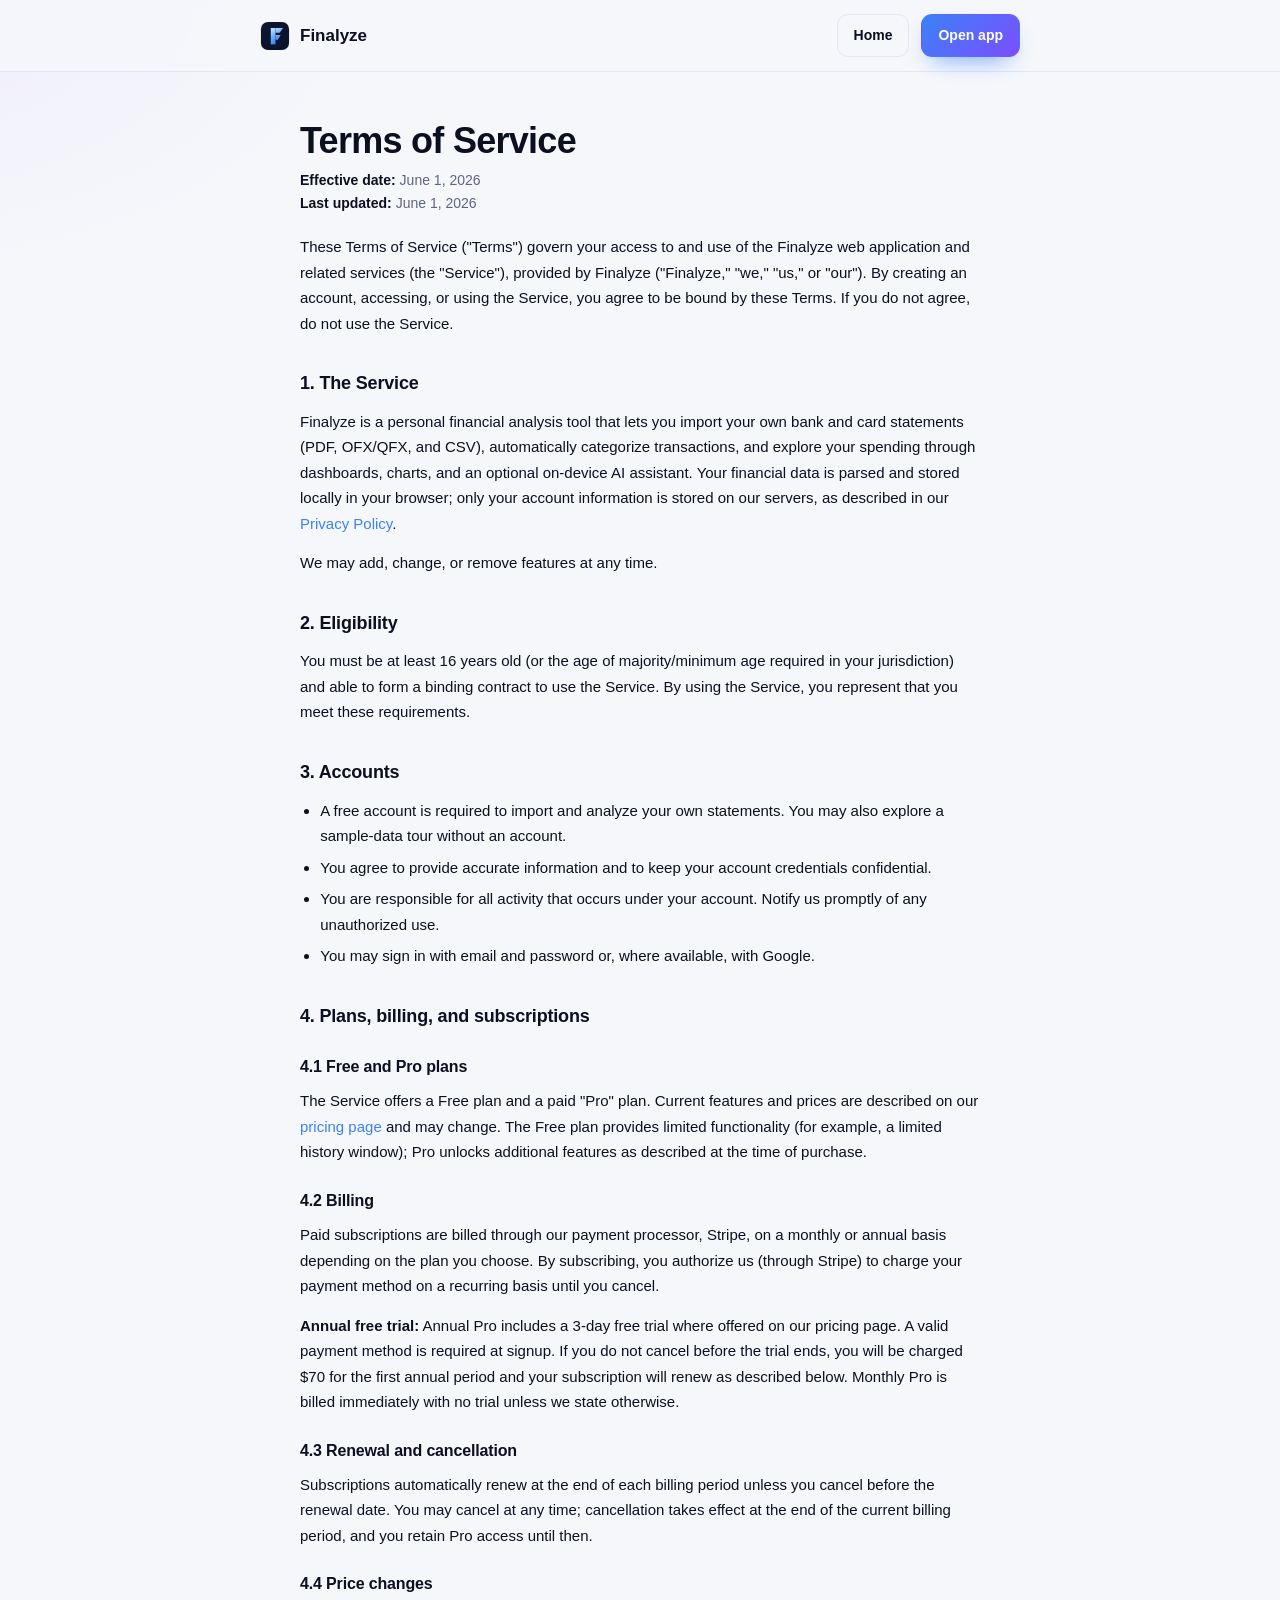
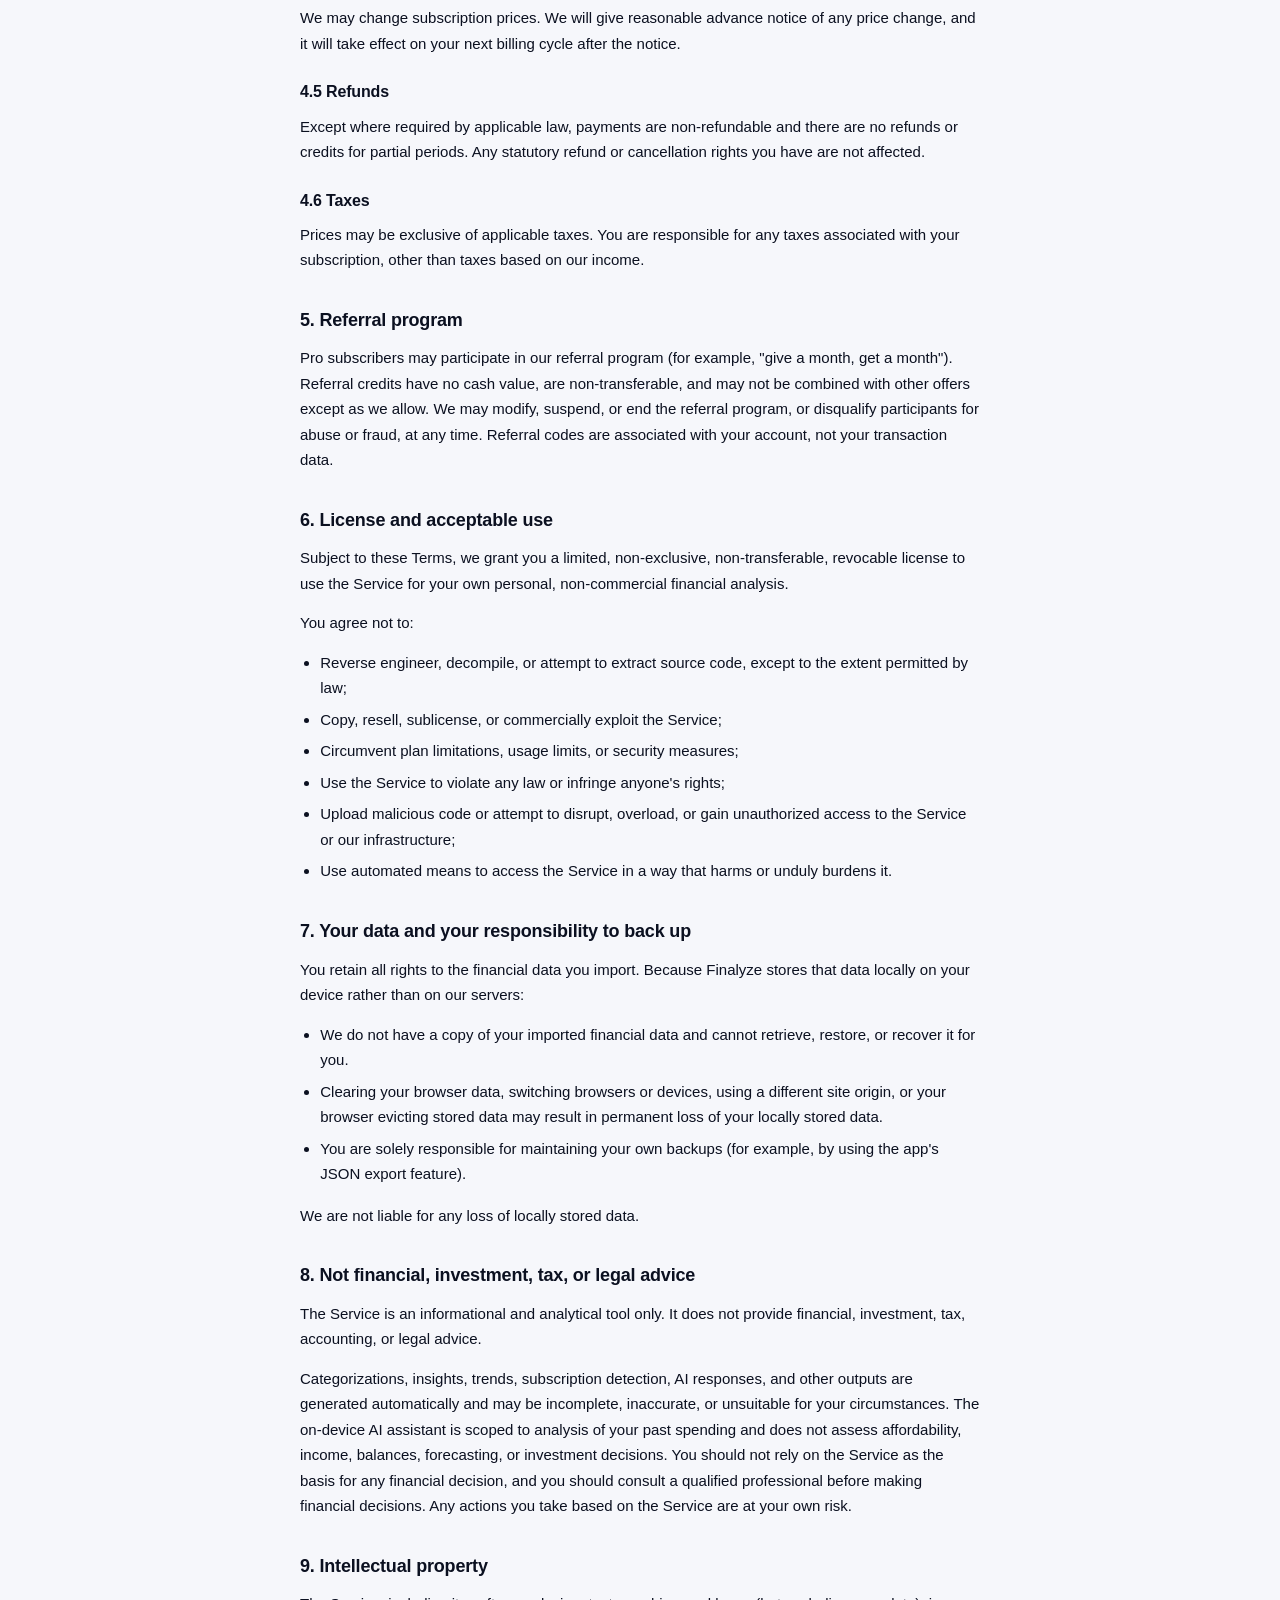
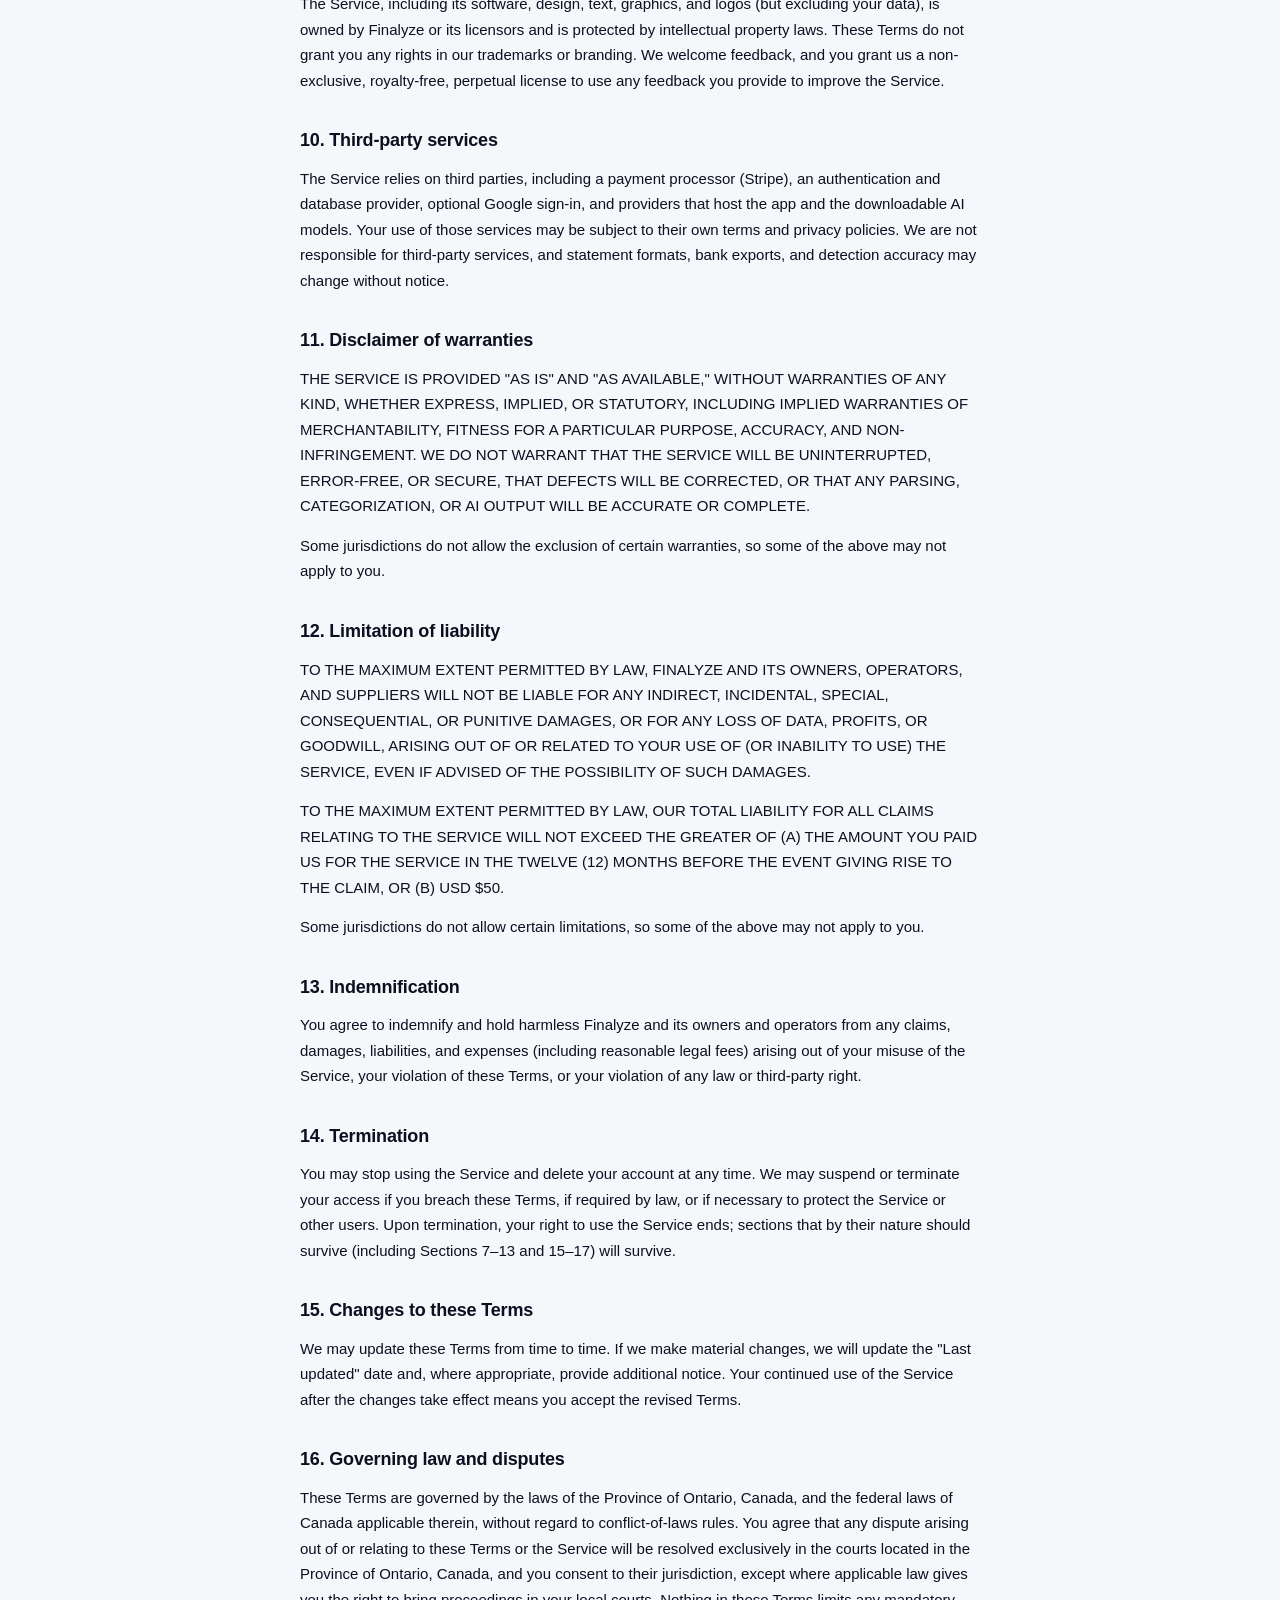
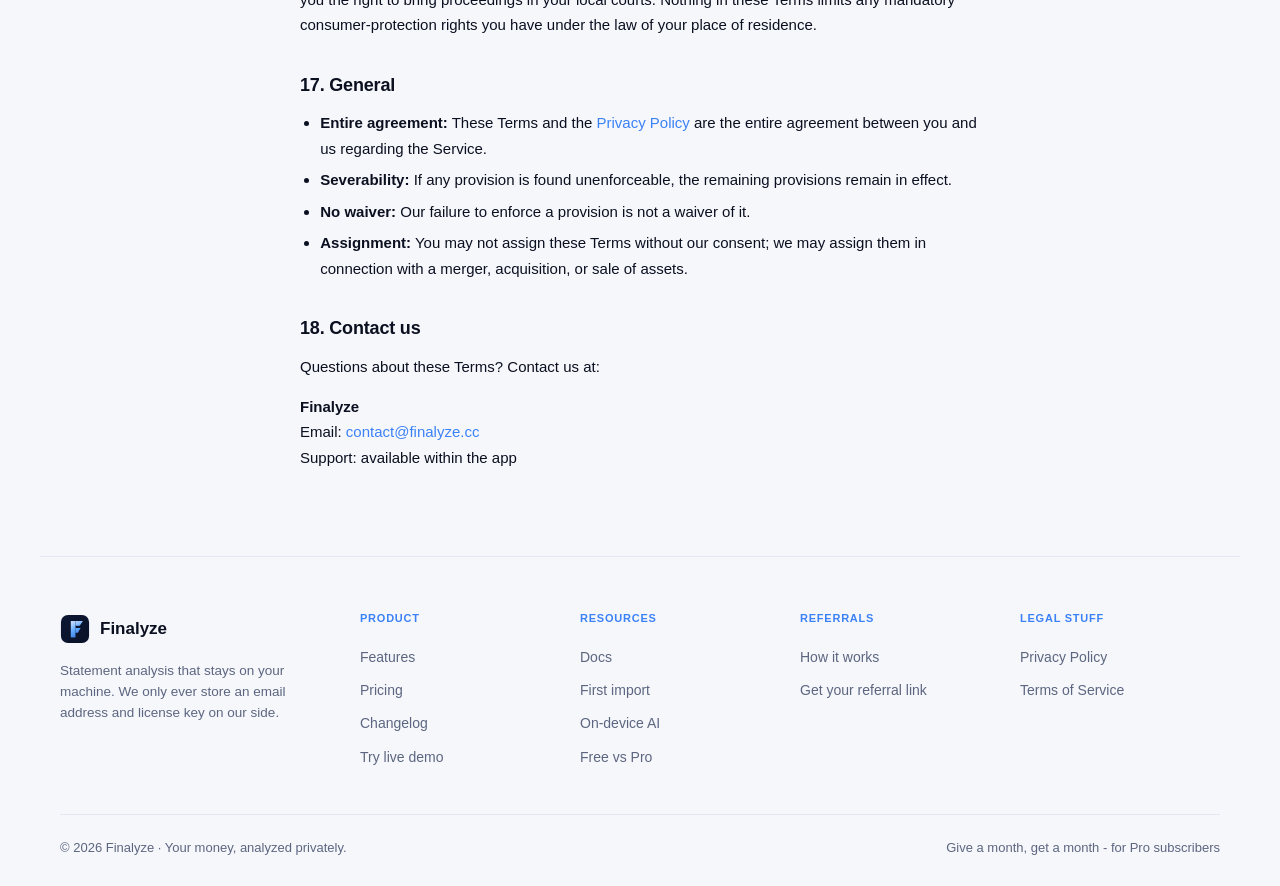
<file: legal/terms.html>
<!DOCTYPE html>
<html lang="en">
<head>
  <meta charset="UTF-8" />
  <meta name="viewport" content="width=device-width, initial-scale=1.0" />
  <title>Terms of Service · Finalyze</title>
  <link rel="icon" type="image/svg+xml" href="../assets/icon.svg" />
  <meta name="description" content="Finalyze terms of service - rules for using the app." />
  <link rel="canonical" href="https://finalyze.cc/legal/terms.html" />
  <link rel="stylesheet" href="../docs/docs.css" />
  <link rel="stylesheet" href="legal.css" />
  <script>
    (function () {
      try { document.documentElement.dataset.theme = localStorage.getItem('finalyze.theme') || 'light'; }
      catch (e) { document.documentElement.dataset.theme = 'light'; }
    })();
  </script>
</head>
<body>
  <a class="skip" href="#content">Skip to content</a>

  <header class="legal-top">
    <div class="legal-top-inner">
      <a class="brand" href="/"><img src="../assets/icon.svg" alt="" />Finalyze</a>
      <span class="spacer"></span>
      <a class="btn ghost" href="/">Home</a>
      <a class="btn primary" href="/app">Open app</a>
    </div>
  </header>

  <main id="content" class="legal-page">
    <h1>Terms of Service</h1>
    <p class="legal-meta"><strong>Effective date:</strong> June 1, 2026<br /><strong>Last updated:</strong> June 1, 2026</p>
    <div class="legal-body" id="legalBody">
      <p>These Terms of Service ("Terms") govern your access to and use of the Finalyze web application and related services (the "Service"), provided by Finalyze ("Finalyze," "we," "us," or "our"). By creating an account, accessing, or using the Service, you agree to be bound by these Terms. If you do not agree, do not use the Service.</p>

      <h2>1. The Service</h2>
      <p>Finalyze is a personal financial analysis tool that lets you import your own bank and card statements (PDF, OFX/QFX, and CSV), automatically categorize transactions, and explore your spending through dashboards, charts, and an optional on-device AI assistant. Your financial data is parsed and stored locally in your browser; only your account information is stored on our servers, as described in our <a href="/legal/privacy.html">Privacy Policy</a>.</p>
      <p>We may add, change, or remove features at any time.</p>

      <h2>2. Eligibility</h2>
      <p>You must be at least 16 years old (or the age of majority/minimum age required in your jurisdiction) and able to form a binding contract to use the Service. By using the Service, you represent that you meet these requirements.</p>

      <h2>3. Accounts</h2>
      <ul>
        <li>A free account is required to import and analyze your own statements. You may also explore a sample-data tour without an account.</li>
        <li>You agree to provide accurate information and to keep your account credentials confidential.</li>
        <li>You are responsible for all activity that occurs under your account. Notify us promptly of any unauthorized use.</li>
        <li>You may sign in with email and password or, where available, with Google.</li>
      </ul>

      <h2>4. Plans, billing, and subscriptions</h2>
      <h3>4.1 Free and Pro plans</h3>
      <p>The Service offers a Free plan and a paid "Pro" plan. Current features and prices are described on our <a href="/#pricing">pricing page</a> and may change. The Free plan provides limited functionality (for example, a limited history window); Pro unlocks additional features as described at the time of purchase.</p>
      <h3>4.2 Billing</h3>
      <p>Paid subscriptions are billed through our payment processor, Stripe, on a monthly or annual basis depending on the plan you choose. By subscribing, you authorize us (through Stripe) to charge your payment method on a recurring basis until you cancel.</p>
      <p><strong>Annual free trial:</strong> Annual Pro includes a 3-day free trial where offered on our pricing page. A valid payment method is required at signup. If you do not cancel before the trial ends, you will be charged $70 for the first annual period and your subscription will renew as described below. Monthly Pro is billed immediately with no trial unless we state otherwise.</p>
      <h3>4.3 Renewal and cancellation</h3>
      <p>Subscriptions automatically renew at the end of each billing period unless you cancel before the renewal date. You may cancel at any time; cancellation takes effect at the end of the current billing period, and you retain Pro access until then.</p>
      <h3>4.4 Price changes</h3>
      <p>We may change subscription prices. We will give reasonable advance notice of any price change, and it will take effect on your next billing cycle after the notice.</p>
      <h3>4.5 Refunds</h3>
      <p>Except where required by applicable law, payments are non-refundable and there are no refunds or credits for partial periods. Any statutory refund or cancellation rights you have are not affected.</p>
      <h3>4.6 Taxes</h3>
      <p>Prices may be exclusive of applicable taxes. You are responsible for any taxes associated with your subscription, other than taxes based on our income.</p>

      <h2>5. Referral program</h2>
      <p>Pro subscribers may participate in our referral program (for example, "give a month, get a month"). Referral credits have no cash value, are non-transferable, and may not be combined with other offers except as we allow. We may modify, suspend, or end the referral program, or disqualify participants for abuse or fraud, at any time. Referral codes are associated with your account, not your transaction data.</p>

      <h2>6. License and acceptable use</h2>
      <p>Subject to these Terms, we grant you a limited, non-exclusive, non-transferable, revocable license to use the Service for your own personal, non-commercial financial analysis.</p>
      <p>You agree not to:</p>
      <ul>
        <li>Reverse engineer, decompile, or attempt to extract source code, except to the extent permitted by law;</li>
        <li>Copy, resell, sublicense, or commercially exploit the Service;</li>
        <li>Circumvent plan limitations, usage limits, or security measures;</li>
        <li>Use the Service to violate any law or infringe anyone's rights;</li>
        <li>Upload malicious code or attempt to disrupt, overload, or gain unauthorized access to the Service or our infrastructure;</li>
        <li>Use automated means to access the Service in a way that harms or unduly burdens it.</li>
      </ul>

      <h2>7. Your data and your responsibility to back up</h2>
      <p>You retain all rights to the financial data you import. Because Finalyze stores that data locally on your device rather than on our servers:</p>
      <ul>
        <li>We do not have a copy of your imported financial data and cannot retrieve, restore, or recover it for you.</li>
        <li>Clearing your browser data, switching browsers or devices, using a different site origin, or your browser evicting stored data may result in permanent loss of your locally stored data.</li>
        <li>You are solely responsible for maintaining your own backups (for example, by using the app's JSON export feature).</li>
      </ul>
      <p>We are not liable for any loss of locally stored data.</p>

      <h2>8. Not financial, investment, tax, or legal advice</h2>
      <p>The Service is an informational and analytical tool only. It does not provide financial, investment, tax, accounting, or legal advice.</p>
      <p>Categorizations, insights, trends, subscription detection, AI responses, and other outputs are generated automatically and may be incomplete, inaccurate, or unsuitable for your circumstances. The on-device AI assistant is scoped to analysis of your past spending and does not assess affordability, income, balances, forecasting, or investment decisions. You should not rely on the Service as the basis for any financial decision, and you should consult a qualified professional before making financial decisions. Any actions you take based on the Service are at your own risk.</p>

      <h2>9. Intellectual property</h2>
      <p>The Service, including its software, design, text, graphics, and logos (but excluding your data), is owned by Finalyze or its licensors and is protected by intellectual property laws. These Terms do not grant you any rights in our trademarks or branding. We welcome feedback, and you grant us a non-exclusive, royalty-free, perpetual license to use any feedback you provide to improve the Service.</p>

      <h2>10. Third-party services</h2>
      <p>The Service relies on third parties, including a payment processor (Stripe), an authentication and database provider, optional Google sign-in, and providers that host the app and the downloadable AI models. Your use of those services may be subject to their own terms and privacy policies. We are not responsible for third-party services, and statement formats, bank exports, and detection accuracy may change without notice.</p>

      <h2>11. Disclaimer of warranties</h2>
      <p>THE SERVICE IS PROVIDED "AS IS" AND "AS AVAILABLE," WITHOUT WARRANTIES OF ANY KIND, WHETHER EXPRESS, IMPLIED, OR STATUTORY, INCLUDING IMPLIED WARRANTIES OF MERCHANTABILITY, FITNESS FOR A PARTICULAR PURPOSE, ACCURACY, AND NON-INFRINGEMENT. WE DO NOT WARRANT THAT THE SERVICE WILL BE UNINTERRUPTED, ERROR-FREE, OR SECURE, THAT DEFECTS WILL BE CORRECTED, OR THAT ANY PARSING, CATEGORIZATION, OR AI OUTPUT WILL BE ACCURATE OR COMPLETE.</p>
      <p>Some jurisdictions do not allow the exclusion of certain warranties, so some of the above may not apply to you.</p>

      <h2>12. Limitation of liability</h2>
      <p>TO THE MAXIMUM EXTENT PERMITTED BY LAW, FINALYZE AND ITS OWNERS, OPERATORS, AND SUPPLIERS WILL NOT BE LIABLE FOR ANY INDIRECT, INCIDENTAL, SPECIAL, CONSEQUENTIAL, OR PUNITIVE DAMAGES, OR FOR ANY LOSS OF DATA, PROFITS, OR GOODWILL, ARISING OUT OF OR RELATED TO YOUR USE OF (OR INABILITY TO USE) THE SERVICE, EVEN IF ADVISED OF THE POSSIBILITY OF SUCH DAMAGES.</p>
      <p>TO THE MAXIMUM EXTENT PERMITTED BY LAW, OUR TOTAL LIABILITY FOR ALL CLAIMS RELATING TO THE SERVICE WILL NOT EXCEED THE GREATER OF (A) THE AMOUNT YOU PAID US FOR THE SERVICE IN THE TWELVE (12) MONTHS BEFORE THE EVENT GIVING RISE TO THE CLAIM, OR (B) USD $50.</p>
      <p>Some jurisdictions do not allow certain limitations, so some of the above may not apply to you.</p>

      <h2>13. Indemnification</h2>
      <p>You agree to indemnify and hold harmless Finalyze and its owners and operators from any claims, damages, liabilities, and expenses (including reasonable legal fees) arising out of your misuse of the Service, your violation of these Terms, or your violation of any law or third-party right.</p>

      <h2>14. Termination</h2>
      <p>You may stop using the Service and delete your account at any time. We may suspend or terminate your access if you breach these Terms, if required by law, or if necessary to protect the Service or other users. Upon termination, your right to use the Service ends; sections that by their nature should survive (including Sections 7–13 and 15–17) will survive.</p>

      <h2>15. Changes to these Terms</h2>
      <p>We may update these Terms from time to time. If we make material changes, we will update the "Last updated" date and, where appropriate, provide additional notice. Your continued use of the Service after the changes take effect means you accept the revised Terms.</p>

      <h2>16. Governing law and disputes</h2>
      <p>These Terms are governed by the laws of the Province of Ontario, Canada, and the federal laws of Canada applicable therein, without regard to conflict-of-laws rules. You agree that any dispute arising out of or relating to these Terms or the Service will be resolved exclusively in the courts located in the Province of Ontario, Canada, and you consent to their jurisdiction, except where applicable law gives you the right to bring proceedings in your local courts. Nothing in these Terms limits any mandatory consumer-protection rights you have under the law of your place of residence.</p>

      <h2>17. General</h2>
      <ul>
        <li><strong>Entire agreement:</strong> These Terms and the <a href="/legal/privacy.html">Privacy Policy</a> are the entire agreement between you and us regarding the Service.</li>
        <li><strong>Severability:</strong> If any provision is found unenforceable, the remaining provisions remain in effect.</li>
        <li><strong>No waiver:</strong> Our failure to enforce a provision is not a waiver of it.</li>
        <li><strong>Assignment:</strong> You may not assign these Terms without our consent; we may assign them in connection with a merger, acquisition, or sale of assets.</li>
      </ul>

      <h2>18. Contact us</h2>
      <p>Questions about these Terms? Contact us at:</p>
      <p><strong>Finalyze</strong><br />Email: <a href="mailto:contact@finalyze.cc">contact@finalyze.cc</a><br />Support: available within the app</p>
    </div>
  </main>

  <footer class="site-footer" role="contentinfo">
    <div class="footer-grid">
      <div class="footer-col footer-brand">
        <a class="brand" href="/"><img src="../assets/icon.svg" alt="" />Finalyze</a>
        <p>Statement analysis that stays on your machine. We only ever store an email address and license key on our side.</p>
      </div>
      <div class="footer-links">
      <div class="footer-col">
        <h4>Product</h4>
        <ul>
          <li><a href="/#features">Features</a></li>
          <li><a href="/#pricing">Pricing</a></li>
          <li><a href="/changelog/">Changelog</a></li>
          <li><a href="/app?demo=1">Try live demo</a></li>
        </ul>
      </div>
      <div class="footer-col">
        <h4>Resources</h4>
        <ul>
          <li><a href="/docs/">Docs</a></li>
          <li><a href="/docs/#first-import">First import</a></li>
          <li><a href="/docs/#ai-enable">On-device AI</a></li>
          <li><a href="/docs/#plans">Free vs Pro</a></li>
        </ul>
      </div>
      <div class="footer-col">
        <h4>Referrals</h4>
        <ul>
          <li><a href="/docs/#referrals">How it works</a></li>
          <li><a href="/app">Get your referral link</a></li>
        </ul>
      </div>
      <div class="footer-col">
        <h4>Legal Stuff</h4>
        <ul>
          <li><a href="/legal/privacy.html">Privacy Policy</a></li>
          <li><a href="/legal/terms.html">Terms of Service</a></li>
        </ul>
      </div>
      </div>
    </div>
    <div class="footer-bottom">
      <span>© 2026 Finalyze · Your money, analyzed privately.</span>
      <span class="footer-meta">Give a month, get a month - for Pro subscribers</span>
    </div>
  </footer>
</body>
</html>
</file>
<file: landing.css>
:root {
  --bg: #080c1a;
  --bg2: #0b1124;
  --surface: #111831;
  --surface2: #0e1428;
  --ink: #eef1fb;
  --muted: #94a0c0;
  --line: #1f2845;
  --accent: #3b82f6;
  --accent2: #7c4dff;
  --green: #0fae6f;
  --font: -apple-system, BlinkMacSystemFont, "Segoe UI", Roboto, Helvetica, Arial, sans-serif;
}

html[data-theme="light"] {
  --bg: #f6f7fb;
  --bg2: #eef1f8;
  --surface: #ffffff;
  --surface2: #f4f6fc;
  --ink: #0b1020;
  --muted: #5c6680;
  --line: #e3e7f2;
}

* { box-sizing: border-box; }
html { scroll-behavior: smooth; }
body {
  margin: 0;
  font-family: var(--font);
  color: var(--ink);
  background: var(--bg);
  background-image:
    radial-gradient(1100px 560px at 90% -10%, rgba(59, 130, 246, .18), transparent 55%),
    radial-gradient(900px 500px at -10% 0%, rgba(124, 77, 255, .16), transparent 55%);
  -webkit-font-smoothing: antialiased;
  line-height: 1.6;
}
html[data-theme="light"] body {
  background-image:
    radial-gradient(1100px 560px at 90% -10%, rgba(59, 130, 246, .10), transparent 55%),
    radial-gradient(900px 500px at -10% 0%, rgba(124, 77, 255, .08), transparent 55%);
}
html[data-theme="light"] nav { background: rgba(255, 255, 255, .78); }
body.nav-open { overflow: hidden; }

.theme-toggle {
  display: inline-flex;
  align-items: center;
  justify-content: center;
  width: 40px;
  height: 40px;
  border-radius: 11px;
  border: 1px solid var(--line);
  background: var(--surface);
  color: var(--ink);
  cursor: pointer;
  flex: none;
}
.theme-toggle svg { width: 18px; height: 18px; }
a { color: inherit; text-decoration: none; }
.wrap { max-width: 1080px; margin: 0 auto; padding: 0 24px; }

.btn {
  display: inline-flex;
  align-items: center;
  gap: 8px;
  padding: 12px 20px;
  border-radius: 12px;
  font-weight: 600;
  font-size: 15px;
  border: 1px solid var(--line);
  background: var(--surface);
  color: var(--ink);
  cursor: pointer;
  transition: .15s;
}
.btn:hover { transform: translateY(-1px); }
.btn.primary {
  background: linear-gradient(135deg, var(--accent), var(--accent2));
  border-color: transparent;
  color: #fff;
  box-shadow: 0 12px 30px -10px var(--accent);
}
.btn.ghost { background: transparent; }
.btn.sm { padding: 9px 14px; font-size: 14px; }
.muted { color: var(--muted); }

/* nav */
nav {
  position: sticky;
  top: 0;
  z-index: 50;
  backdrop-filter: blur(10px);
  background: rgba(8, 12, 26, .7);
  border-bottom: 1px solid var(--line);
}
nav .wrap {
  display: flex;
  align-items: center;
  gap: 14px;
  height: 66px;
}
.brand {
  display: flex;
  align-items: center;
  gap: 11px;
  font-weight: 700;
  font-size: 18px;
}
.brand img { width: 34px; height: 34px; }
nav .links {
  display: flex;
  gap: 22px;
  margin-left: 12px;
}
nav .links a {
  color: var(--muted);
  font-size: 14px;
  font-weight: 500;
}
nav .links a:hover { color: var(--ink); }
nav .spacer { flex: 1; }
.nav-actions {
  display: flex;
  align-items: center;
  gap: 10px;
}
.menu-btn {
  display: none;
  align-items: center;
  justify-content: center;
  width: 40px;
  height: 40px;
  padding: 0;
  border-radius: 11px;
  border: 1px solid var(--line);
  background: var(--surface);
  color: var(--ink);
  cursor: pointer;
}
.menu-btn svg { width: 20px; height: 20px; }
.nav-drawer {
  display: none;
  position: fixed;
  top: 58px;
  left: 0;
  right: 0;
  z-index: 49;
  background: var(--bg2);
  border-bottom: 1px solid var(--line);
  padding: 16px 18px 20px;
  box-shadow: 0 20px 40px rgba(0, 0, 0, .35);
}
.nav-drawer a {
  display: block;
  padding: 12px 4px;
  font-size: 16px;
  font-weight: 600;
  color: var(--ink);
  border-bottom: 1px solid var(--line);
}
.nav-drawer a:last-child { border-bottom: none; }
body.nav-open .nav-drawer { display: block; }

/* hero */
.hero { padding: 84px 0 48px; text-align: center; }
.pill {
  display: inline-flex;
  align-items: center;
  gap: 8px;
  padding: 6px 14px;
  border-radius: 999px;
  border: 1px solid var(--line);
  background: var(--surface);
  font-size: 13px;
  color: var(--muted);
  margin-bottom: 26px;
}
.pill .dot {
  width: 7px;
  height: 7px;
  border-radius: 50%;
  background: var(--green);
}
.hero h1 {
  font-size: clamp(34px, 6vw, 60px);
  line-height: 1.05;
  letter-spacing: -.025em;
  margin: 0 0 20px;
}
.hero h1 .grad {
  background: linear-gradient(120deg, #7cc0ff, #7c4dff);
  -webkit-background-clip: text;
  background-clip: text;
  color: transparent;
}
.hero p.lead {
  font-size: clamp(16px, 2.4vw, 20px);
  color: var(--muted);
  max-width: 600px;
  margin: 0 auto 28px;
}
.hero .cta {
  display: flex;
  gap: 14px;
  justify-content: center;
  flex-wrap: wrap;
}
.trust-chips {
  display: flex;
  flex-wrap: wrap;
  justify-content: center;
  gap: 10px;
  margin-top: 22px;
}
.trust-chips .chip {
  font-size: 12.5px;
  font-weight: 600;
  color: var(--muted);
  padding: 6px 12px;
  border-radius: 999px;
  border: 1px solid var(--line);
  background: var(--surface);
}
.pro-trial-copy { margin: 4px 0 0; font-weight: 600; color: var(--ink-2, var(--muted)); }
.pro-checkout-note { margin: 8px 0 0; }

/* animated app preview */
.appdemo {
  margin: 56px auto 0;
  max-width: 920px;
  border: 1px solid var(--line);
  border-radius: 18px;
  background: linear-gradient(180deg, var(--surface), var(--surface2));
  box-shadow: 0 44px 100px -44px rgba(0, 0, 0, .85);
  text-align: left;
  isolation: isolate;
}
.fzdm-chrome {
  display: flex;
  align-items: center;
  gap: 12px;
  padding: 11px 14px;
  border-bottom: 1px solid var(--line);
  background: rgba(255, 255, 255, .02);
}
.fzdm-dots { display: flex; gap: 7px; }
.fzdm-dots i {
  width: 11px;
  height: 11px;
  border-radius: 50%;
  display: block;
  box-shadow: inset 0 0 0 1px rgba(0, 0, 0, .12);
}
.fzdm-dots i:nth-child(1) { background: #ff5f57; }
.fzdm-dots i:nth-child(2) { background: #febc2e; }
.fzdm-dots i:nth-child(3) { background: #28c840; }
.fzdm-url {
  flex: 1;
  text-align: center;
  font-size: 12px;
  color: var(--muted);
  background: var(--bg2);
  border: 1px solid var(--line);
  border-radius: 8px;
  padding: 4px 12px;
  max-width: 260px;
  margin: 0 auto;
}
.fzdm-window {
  display: block;
  min-height: 340px;
  background: var(--bg2);
}
.fzdm-side {
  display: flex;
  flex-direction: column;
  box-sizing: border-box;
  min-height: 0;
}
.fzdm-brand {
  display: flex;
  align-items: center;
  gap: 8px;
  font-weight: 700;
  font-size: 14px;
  padding: 4px 8px 14px;
}
.fzdm-brand img { width: 24px; height: 24px; }
.fzdm-nav {
  display: flex;
  align-items: center;
  gap: 9px;
  padding: 9px 10px;
  border-radius: 9px;
  font-size: 12.5px;
  color: var(--muted);
  position: relative;
  z-index: 1;
  cursor: default;
}
.fzdm-nav .fzdm-i {
  width: 13px;
  height: 13px;
  border-radius: 4px;
  background: currentColor;
  opacity: .5;
}
.fzdm-navsel {
  position: absolute;
  left: 8px;
  right: 8px;
  height: 34px;
  border-radius: 9px;
  background: var(--accent);
  opacity: .16;
  top: 52px;
  animation: fzdmNav 9s infinite;
  z-index: 0;
}
@keyframes fzdmNav {
  0%, 14% { top: 52px; }
  18%, 30% { top: 91px; }
  34%, 46% { top: 130px; }
  50%, 62% { top: 169px; }
  66%, 96% { top: 208px; }
  100% { top: 52px; }
}
.fzdm-main {
  width: 100%;
  box-sizing: border-box;
  padding: 16px;
  display: flex;
  flex-direction: column;
  min-width: 0;
  min-height: 0;
}

/* Hero mockup: final dashboard state visible without JS (P0-1) */
.hero-split .appdemo .fzdm-window {
  display: grid;
  grid-template-columns: 156px minmax(0, 1fr);
  align-items: stretch;
  height: 420px;
  min-height: 420px;
  max-height: 420px;
  overflow: hidden;
  position: relative;
  background: #eef1f8;
}
.hero-split .appdemo .fzdm-side {
  display: flex;
}
.hero-split .appdemo .fzdm-main {
  display: flex;
  flex-direction: column;
  height: 100%;
  overflow: hidden;
  position: relative;
}
@media (max-width: 900px) {
  .hero-split .appdemo .fzdm-window {
    grid-template-columns: 1fr;
  }
  .hero-split .appdemo .fzdm-side {
    display: none;
  }
}
.fzdm-kpis {
  display: grid;
  grid-template-columns: repeat(2, minmax(0, 1fr));
  gap: 10px;
}
@media (min-width: 720px) {
  .fzdm-kpis { grid-template-columns: repeat(4, minmax(0, 1fr)); }
}
.fzdm-kpi {
  background: var(--surface);
  border: 1px solid var(--line);
  border-radius: 12px;
  padding: 11px 12px;
  opacity: 1;
  transform: none;
}
.fzdm-v {
  font-size: 19px;
  font-weight: 800;
  letter-spacing: -.02em;
  font-variant-numeric: tabular-nums;
  color: var(--ink);
}
.fzdm-l { font-size: 11px; color: var(--muted); margin-top: 2px; }
.fzdm-l em { font-style: normal; font-weight: 700; font-size: 10.5px; }
.up { color: #ff6b81; }
.down { color: var(--green); }
.fzdm-row {
  display: grid;
  grid-template-columns: 1fr;
  gap: 14px;
  margin-top: 14px;
}
@media (min-width: 720px) {
  .fzdm-row { grid-template-columns: 1.2fr 1fr; }
}
.fzdm-panel {
  background: var(--surface);
  border: 1px solid var(--line);
  border-radius: 14px;
  padding: 14px;
}
.fzdm-ph {
  font-size: 11px;
  color: var(--accent);
  font-weight: 700;
  text-transform: uppercase;
  letter-spacing: .06em;
  margin-bottom: 14px;
}
.fzdm-bars {
  display: flex;
  align-items: flex-end;
  gap: 10px;
  height: 150px;
}
.fzdm-bars span {
  flex: 1;
  border-radius: 7px 7px 3px 3px;
  height: var(--h);
  min-height: 4px;
  align-self: flex-end;
  background: linear-gradient(180deg, var(--accent2), var(--accent));
}
@keyframes fzdmBarPulse {
  0%, 100% { opacity: 1; transform: scaleY(1); }
  50% { opacity: .88; transform: scaleY(.96); }
}
@media (prefers-reduced-motion: no-preference) {
  .appdemo .fzdm-bars span {
    transform-origin: bottom;
    animation: fzdmBarPulse 9s cubic-bezier(.2, .7, .2, 1) infinite;
    animation-delay: var(--d, 0s);
  }
}
.fzdm-type {
  font-size: 13px;
  line-height: 1.6;
  color: #cdd6f0;
  min-height: 120px;
}
html[data-theme="light"] .fzdm-type { color: var(--muted); }
.fzdm-type .row { display: block; margin-bottom: 9px; }
.fzdm-type b { color: #fff; }
html[data-theme="light"] .fzdm-type b { color: var(--ink); }
.fzdm-cursor {
  display: inline-block;
  width: 7px;
  height: 15px;
  background: var(--accent);
  vertical-align: -2px;
  margin-left: 1px;
  animation: fzdmBlink 1s steps(1) infinite;
}
@keyframes fzdmBlink { 50% { opacity: 0; } }

/* sections */
section.block { padding: 72px 0; }
.eyebrow {
  text-align: center;
  color: var(--accent);
  font-weight: 700;
  font-size: 13px;
  letter-spacing: .08em;
  text-transform: uppercase;
}
h2.title {
  text-align: center;
  font-size: clamp(26px, 4vw, 40px);
  letter-spacing: -.02em;
  margin: 10px 0 12px;
}
p.sub {
  text-align: center;
  color: var(--muted);
  max-width: 620px;
  margin: 0 auto 44px;
}
.section-link {
  text-align: center;
  margin-top: 28px;
}
.section-link a {
  color: var(--accent);
  font-weight: 600;
  font-size: 14px;
}
.section-link a:hover { text-decoration: underline; }

.scroll-cue {
  display: block;
  width: fit-content;
  margin: 20px auto 0;
  padding: 0;
  border: 0;
  background: none;
  text-decoration: none;
  color: var(--accent);
  cursor: pointer;
}
.scroll-cue-top {
  display: flex;
  flex-direction: column;
  align-items: center;
  gap: 8px;
  margin: 0 auto 36px;
}
.scroll-cue-top-label {
  font-size: 11px;
  font-weight: 700;
  letter-spacing: .08em;
  text-transform: uppercase;
  color: var(--accent);
  opacity: .85;
}
.scroll-cue-top:hover .scroll-cue-top-label { opacity: 1; }
.scroll-cue.is-hidden {
  display: none !important;
}
.scroll-cue-icon {
  display: flex;
  align-items: center;
  justify-content: center;
  width: 36px;
  height: 36px;
  border-radius: 999px;
  border: 1px solid rgba(59, 130, 246, .35);
  background: linear-gradient(135deg, rgba(59, 130, 246, .14), rgba(124, 77, 255, .12));
  box-shadow: 0 8px 22px -12px rgba(59, 130, 246, .55);
  color: var(--accent);
}
.scroll-cue-icon svg {
  width: 18px;
  height: 18px;
  stroke: currentColor;
}
.scroll-cue:hover .scroll-cue-icon {
  border-color: rgba(59, 130, 246, .55);
  box-shadow: 0 10px 28px -10px rgba(124, 77, 255, .55);
}
@keyframes scrollCueBounce {
  0%, 100% { transform: translateY(0); }
  50% { transform: translateY(5px); }
}
@keyframes scrollCueBounceUp {
  0%, 100% { transform: translateY(0); }
  50% { transform: translateY(-5px); }
}
@media (prefers-reduced-motion: no-preference) {
  .scroll-cue:not(.is-hidden):not(.scroll-cue-top) .scroll-cue-icon { animation: scrollCueBounce 2.2s ease-in-out infinite; }
  .scroll-cue-top .scroll-cue-icon { animation: scrollCueBounceUp 2.2s ease-in-out infinite; }
}

/* how it works */
.steps {
  display: grid;
  grid-template-columns: repeat(3, 1fr);
  gap: 24px;
  max-width: 900px;
  margin: 0 auto;
}
.step {
  text-align: center;
  padding: 8px 12px;
}
.step-num {
  width: 44px;
  height: 44px;
  margin: 0 auto 16px;
  border-radius: 50%;
  display: grid;
  place-items: center;
  font-weight: 800;
  font-size: 18px;
  color: #fff;
  background: linear-gradient(135deg, var(--accent), var(--accent2));
  box-shadow: 0 10px 24px -10px var(--accent);
}
.step h3 {
  margin: 0 0 8px;
  font-size: 18px;
  letter-spacing: -.01em;
}
.step p {
  margin: 0;
  font-size: 14px;
  color: var(--muted);
  line-height: 1.55;
}

/* privacy spotlight */
.privacy-band {
  background: linear-gradient(180deg, rgba(59, 130, 246, .06), transparent);
  border-top: 1px solid var(--line);
  border-bottom: 1px solid var(--line);
}
.privacy-inner {
  display: grid;
  grid-template-columns: 1fr 1fr;
  gap: 40px;
  align-items: center;
}
.privacy-head h2 {
  font-size: clamp(24px, 3.5vw, 34px);
  letter-spacing: -.02em;
  margin: 0 0 14px;
  line-height: 1.15;
}
.privacy-head p {
  margin: 0 0 20px;
  color: var(--muted);
  font-size: 15px;
  line-height: 1.6;
}
.privacy-list {
  list-style: none;
  margin: 0;
  padding: 0;
}
.privacy-list li {
  display: flex;
  gap: 14px;
  align-items: flex-start;
  padding: 14px 0;
  border-bottom: 1px solid var(--line);
  font-size: 14px;
  color: var(--muted);
}
.privacy-list li:last-child { border-bottom: none; }
.privacy-list .pi {
  width: 36px;
  height: 36px;
  flex: none;
  border-radius: 10px;
  display: grid;
  place-items: center;
  background: rgba(59, 130, 246, .14);
  color: var(--accent);
}
.privacy-list .pi svg { width: 18px; height: 18px; }
.privacy-list strong {
  display: block;
  color: var(--ink);
  margin-bottom: 4px;
  font-size: 15px;
}

/* banks strip */
.banks-strip {
  text-align: center;
  padding: 48px 0;
  border-top: 1px solid var(--line);
}
.banks-lead {
  margin: 0 0 28px;
  font-size: 15px;
  color: var(--muted);
  max-width: 640px;
  margin-left: auto;
  margin-right: auto;
}
.bank-logos {
  display: flex;
  flex-direction: column;
  align-items: center;
  gap: 22px;
  margin-bottom: 28px;
  padding: 0 12px;
}
.bank-logos-row {
  display: flex;
  flex-wrap: wrap;
  align-items: center;
  justify-content: center;
  gap: 28px 36px;
  width: 100%;
}
.bank-logos-row:first-child {
  max-width: 920px;
}
.bank-logos img {
  height: 28px;
  width: auto;
  max-width: 140px;
  object-fit: contain;
  opacity: .92;
  transition: opacity .15s;
}
.bank-logos img:hover { opacity: 1; }
html[data-theme="light"] .bank-logos,
html:not([data-theme="light"]) .bank-logos {
  max-width: 920px;
  margin-left: auto;
  margin-right: auto;
  padding: 32px 40px;
  border-radius: 20px;
}
html:not([data-theme="light"]) .bank-logos {
  border: 1px solid rgba(255, 255, 255, .1);
  background:
    radial-gradient(120% 80% at 50% -15%, rgba(147, 197, 253, .22), transparent 55%),
    radial-gradient(70% 55% at 100% 50%, rgba(167, 139, 250, .14), transparent 50%),
    radial-gradient(70% 55% at 0% 50%, rgba(147, 197, 253, .16), transparent 50%),
    linear-gradient(165deg, #3a4a72 0%, #334366 50%, #2d3a5c 100%);
  box-shadow:
    inset 0 1px 0 rgba(255, 255, 255, .14),
    0 20px 48px -28px rgba(0, 0, 0, .4);
}
html[data-theme="light"] .bank-logos {
  border: 1px solid rgba(59, 130, 246, .14);
  background:
    radial-gradient(120% 80% at 50% -15%, rgba(59, 130, 246, .14), transparent 55%),
    radial-gradient(70% 55% at 100% 50%, rgba(124, 77, 255, .1), transparent 50%),
    radial-gradient(70% 55% at 0% 50%, rgba(59, 130, 246, .1), transparent 50%),
    linear-gradient(165deg, #ffffff 0%, #f4f7fd 50%, #e9effa 100%);
  box-shadow:
    inset 0 1px 0 rgba(255, 255, 255, .95),
    0 16px 40px -24px rgba(59, 130, 246, .14);
}
html[data-theme="light"] .bank-logos img,
html:not([data-theme="light"]) .bank-logos img {
  opacity: 1;
}
.format-pills {
  display: flex;
  flex-wrap: wrap;
  justify-content: center;
  gap: 10px;
}
.format-pills span {
  font-size: 13px;
  font-weight: 700;
  padding: 8px 16px;
  border-radius: 999px;
  border: 1px solid var(--line);
  background: var(--surface);
  color: var(--ink);
}

/* features */
.features-grid {
  grid-template-columns: repeat(3, 1fr);
}
.feature {
  background: var(--surface);
  border: 1px solid var(--line);
  border-radius: 16px;
  padding: 22px;
}
.feature .ic {
  width: 42px;
  height: 42px;
  border-radius: 12px;
  display: grid;
  place-items: center;
  margin-bottom: 14px;
  background: rgba(59, 130, 246, .14);
  color: #7cc0ff;
}
.feature .ic svg { width: 22px; height: 22px; }
.feature h3 { margin: 0 0 7px; font-size: 17px; }
.feature p { margin: 0; color: var(--muted); font-size: 14px; }
.grid {
  display: grid;
  grid-template-columns: repeat(3, 1fr);
  gap: 18px;
}

/* pricing */
.prices {
  display: grid;
  grid-template-columns: 1fr 1fr;
  gap: 18px;
  max-width: 760px;
  margin: 0 auto;
}
.prices-pro-split {
  grid-template-columns: repeat(3, minmax(0, 1fr));
  max-width: 980px;
}
.prices-duo {
  grid-template-columns: minmax(0, 0.95fr) minmax(0, 1.05fr);
  max-width: 820px;
  gap: 20px;
}
.price.pro-pack {
  border-color: var(--accent);
  box-shadow: 0 24px 60px -30px var(--accent);
  padding-top: 32px;
}
.price.pro-pack .tag { color: var(--accent); }
.pro-plans {
  display: grid;
  grid-template-columns: 1fr 1fr;
  gap: 10px;
  margin: 12px 0 18px;
}
.pro-plan {
  border: 1px solid var(--line);
  border-radius: 14px;
  padding: 14px 14px 12px;
  background: var(--surface2);
}
.pro-plan-pick {
  display: block;
  width: 100%;
  text-align: left;
  cursor: pointer;
  font: inherit;
  color: inherit;
  transition: border-color .15s, background .15s, box-shadow .15s;
}
.pro-plan-pick:hover {
  border-color: color-mix(in srgb, var(--accent) 35%, var(--line));
}
.pro-plan-pick.is-selected {
  border-color: var(--accent);
  background: color-mix(in srgb, var(--accent) 8%, var(--surface2));
  box-shadow: 0 0 0 1px var(--accent);
}
.pro-checkout.is-disabled {
  opacity: .5;
  pointer-events: none;
  cursor: not-allowed;
}
.pro-plan-head {
  display: flex;
  align-items: center;
  justify-content: space-between;
  gap: 8px;
  margin-bottom: 8px;
}
.pro-plan-name {
  font-size: 12px;
  font-weight: 700;
  letter-spacing: .06em;
  text-transform: uppercase;
  color: var(--muted);
}
.pro-plan-pill {
  font-size: 11px;
  font-weight: 800;
  letter-spacing: .04em;
  text-transform: uppercase;
  padding: 4px 10px;
  border-radius: 999px;
  background: color-mix(in srgb, var(--green) 22%, transparent);
  color: #5eead4;
  border: 1px solid color-mix(in srgb, var(--green) 55%, transparent);
  box-shadow: 0 0 14px color-mix(in srgb, var(--green) 28%, transparent);
  white-space: nowrap;
  flex-shrink: 0;
}
html[data-theme="light"] .pro-plan-pill {
  background: linear-gradient(135deg, #dcfce7, #bbf7d0);
  color: #047857;
  border-color: rgba(15, 174, 111, .45);
  box-shadow: 0 1px 8px rgba(15, 174, 111, .22);
}
.pro-plan-price {
  display: flex;
  align-items: baseline;
  gap: 8px;
  flex-wrap: wrap;
}
.pro-plan-price strong {
  font-size: 30px;
  font-weight: 800;
  letter-spacing: -.02em;
  line-height: 1;
}
.pro-plan-price span {
  font-size: 14px;
  font-weight: 500;
  color: var(--muted);
}
.pro-plan-price .price-was {
  font-size: 15px;
  margin-right: -2px;
}
.price {
  background: var(--surface);
  border: 1px solid var(--line);
  border-radius: 18px;
  padding: 28px;
  position: relative;
}
.price.pro-tier.pro-featured {
  border-color: var(--accent);
  box-shadow: 0 24px 60px -30px var(--accent);
}
.price.pro-tier .tag { color: var(--accent); }
.price-deal {
  display: flex;
  align-items: center;
  gap: 10px;
  flex-wrap: wrap;
  margin: 6px 0 2px;
}
.price-was {
  font-size: 18px;
  font-weight: 700;
  color: var(--muted);
  text-decoration: line-through;
  text-decoration-thickness: 2px;
}
.price-deal-tag {
  font-size: 11px;
  font-weight: 700;
  letter-spacing: .04em;
  text-transform: uppercase;
  padding: 3px 9px;
  border-radius: 999px;
  background: rgba(15, 174, 111, .16);
  color: var(--green);
}
html[data-theme="light"] .price-deal-tag {
  background: rgba(15, 174, 111, .12);
  color: #0a8f5c;
}
.price-deal-tag.price-deal-trial {
  background: rgba(59, 130, 246, .16);
  color: #60a5fa;
}
html[data-theme="light"] .price-deal-tag.price-deal-trial {
  background: rgba(59, 130, 246, .12);
  color: var(--accent);
}
.price.pro {
  border-color: var(--accent);
  box-shadow: 0 24px 60px -30px var(--accent);
}
.price-badge {
  position: absolute;
  top: -11px;
  left: 50%;
  transform: translateX(-50%);
  font-size: 11px;
  font-weight: 700;
  letter-spacing: .04em;
  text-transform: uppercase;
  padding: 4px 12px;
  border-radius: 999px;
  background: linear-gradient(135deg, var(--accent), var(--accent2));
  color: #fff;
  white-space: nowrap;
}
.price .tag {
  font-size: 13px;
  font-weight: 700;
  letter-spacing: .05em;
  text-transform: uppercase;
  color: var(--muted);
}
.price.pro .tag { color: var(--accent); }
.price .amt {
  font-size: 38px;
  font-weight: 800;
  letter-spacing: -.02em;
  margin: 8px 0 6px;
}
.price .amt span { font-size: 15px; font-weight: 500; color: var(--muted); }
.price .micro {
  font-size: 13px;
  color: var(--muted);
  margin: 0 0 16px;
}
.price ul {
  list-style: none;
  padding: 0;
  margin: 0 0 20px;
}
.price li {
  font-size: 13.5px;
  padding: 6px 0;
  border-bottom: 1px solid var(--line);
  color: #cdd6f0;
}
html[data-theme="light"] .price li { color: var(--muted); }
.price li::before {
  content: "✓";
  color: var(--green);
  font-weight: 700;
  margin-right: 9px;
}
.price .amt .amt-alt { font-size: 15px; font-weight: 600; color: var(--muted); }
.price-btns { display: flex; flex-direction: column; gap: 10px; }
.price-btns .btn { width: 100%; justify-content: center; }
.price-foot {
  text-align: center;
  margin-top: 14px;
  font-size: 13px;
}
.price-foot-centered {
  max-width: 820px;
  margin: 20px auto 0;
}
.price-foot a { color: var(--accent); font-weight: 600; }

/* faq */
.faq { max-width: 760px; margin: 0 auto; }
details {
  border: 1px solid var(--line);
  border-radius: 14px;
  background: var(--surface);
  margin-bottom: 12px;
  padding: 4px 6px;
}
summary {
  cursor: pointer;
  padding: 16px 14px;
  font-weight: 600;
  font-size: 15px;
  list-style: none;
}
summary::-webkit-details-marker { display: none; }
summary::after {
  content: "+";
  float: right;
  color: var(--muted);
  font-size: 20px;
  line-height: 1;
}
details[open] summary::after { content: "–"; }
details p {
  margin: 0;
  padding: 0 14px 16px;
  color: var(--muted);
  font-size: 14px;
}
details p a { color: var(--accent); font-weight: 600; }

/* final cta */
.cta-band {
  text-align: center;
  padding: 80px 0;
  background: linear-gradient(180deg, transparent, rgba(124, 77, 255, .08));
  border-top: 1px solid var(--line);
}
.cta-band h2 {
  font-size: clamp(26px, 4vw, 38px);
  letter-spacing: -.02em;
  margin: 0 0 12px;
}
.cta-band p {
  color: var(--muted);
  max-width: 480px;
  margin: 0 auto 28px;
  font-size: 16px;
}
.cta-band .cta {
  display: flex;
  gap: 14px;
  justify-content: center;
  flex-wrap: wrap;
}
.cta-band .note {
  margin-top: 16px;
  font-size: 13px;
  color: var(--muted);
}

/* footer */
.site-footer {
  border-top: 1px solid var(--line);
  padding: 52px 0 28px;
  color: var(--muted);
}
.footer-grid {
  display: grid;
  grid-template-columns: minmax(200px, 260px) minmax(0, 1fr);
  gap: 36px 40px;
  align-items: start;
}
.footer-links {
  display: grid;
  grid-template-columns: repeat(4, minmax(0, 1fr));
  gap: 24px 20px;
  align-items: start;
}
.footer-brand .brand { margin-bottom: 12px; }
.footer-brand p {
  margin: 0;
  font-size: 13.5px;
  line-height: 1.55;
  max-width: 280px;
}
.footer-col h4 {
  margin: 0 0 14px;
  font-size: 11px;
  font-weight: 700;
  letter-spacing: .07em;
  text-transform: uppercase;
  color: var(--accent);
}
.footer-col ul { list-style: none; margin: 0; padding: 0; }
.footer-col li { margin: 0; }
.footer-col a {
  display: inline-block;
  padding: 5px 0;
  font-size: 14px;
  font-weight: 500;
  color: var(--muted);
  text-decoration: none;
}
.footer-col a:hover { color: var(--ink); }
.footer-bottom {
  margin-top: 40px;
  padding-top: 22px;
  border-top: 1px solid var(--line);
  display: flex;
  justify-content: space-between;
  align-items: center;
  flex-wrap: wrap;
  gap: 12px;
  font-size: 13px;
}
.footer-bottom .scroll-cue-top {
  margin: 0;
  gap: 6px;
}
.footer-bottom .scroll-cue-top-label { font-size: 10px; }
.footer-bottom .scroll-cue-icon {
  width: 32px;
  height: 32px;
}
.footer-bottom .scroll-cue-icon svg {
  width: 16px;
  height: 16px;
}
.footer-meta { color: var(--muted); }

@media (max-width: 900px) {
  .footer-grid { grid-template-columns: 1fr; gap: 28px 20px; }
  .footer-links { grid-template-columns: 1fr 1fr; }
  .steps { grid-template-columns: 1fr; max-width: 400px; }
  .privacy-inner { grid-template-columns: 1fr; gap: 28px; }
  .features-grid { grid-template-columns: 1fr 1fr; }
}

@media (max-width: 820px) {
  .grid { grid-template-columns: 1fr 1fr; }
}

@media (max-width: 720px) {
  nav .wrap { height: 58px; gap: 10px; }
  nav .links { display: none; }
  .menu-btn { display: inline-flex; }
  .nav-drawer { top: 58px; }
  .brand { font-size: 16px; }
  .brand img { width: 30px; height: 30px; }
  .nav-actions .btn.ghost { display: none; }
  .nav-actions .btn.primary { padding: 9px 14px; font-size: 13px; }
  .hero { padding: 52px 0 32px; }
  .hero .cta .btn { flex: 1; justify-content: center; }
  .hero .cta { gap: 10px; }
  section.block { padding: 52px 0; }
  .wrap { padding: 0 18px; }
  .footer-bottom {
    flex-direction: column;
    text-align: center;
    gap: 16px;
  }
}

@media (max-width: 680px) {
  .appdemo { margin-top: 40px; }
  .fzdm-bars { height: 120px; }
}

@media (max-width: 620px) {
  .prices { grid-template-columns: 1fr; }
  .prices-pro-split { grid-template-columns: 1fr; }
  .prices-duo { grid-template-columns: 1fr; }
  .pro-plans { grid-template-columns: 1fr; }
}

@media (max-width: 520px) {
  .grid,
  .features-grid { grid-template-columns: 1fr; }
  .bank-logos { gap: 20px 24px; }
  html[data-theme="light"] .bank-logos,
  html:not([data-theme="light"]) .bank-logos { padding: 24px 20px; }
  .bank-logos img { height: 24px; }
}

@media (max-width: 480px) {
  .footer-grid { grid-template-columns: 1fr; }
  .footer-links { grid-template-columns: 1fr; }
}

@media (max-width: 340px) {
  .fzdm-kpis { grid-template-columns: 1fr; }
}

html[data-theme="light"] .fzdm-kpi,
html[data-theme="light"] .fzdm-panel {
  box-shadow: 0 1px 4px rgba(11, 16, 32, .07);
  border-color: #c7cfe6;
}
html[data-theme="light"] .fzdm-side {
  background: rgba(11, 16, 32, .04);
}

@media (prefers-reduced-motion: reduce) {
  .fzdm-navsel { animation: none; }
  .fzdm-bars span { animation: none; transform: none; }
}

/* personal maker note: human element right after the hero to make the site feel like a person built it for real reasons (counters the polished/AI-generated impression) */
.maker-note {
  padding: 20px 0 32px;
}
.maker-inner {
  display: flex;
  gap: 16px;
  align-items: flex-start;
  max-width: 620px;
  margin: 0 auto;
}
.maker-photo {
  width: 72px;
  height: 72px;
  border-radius: 999px;
  object-fit: cover;
  border: 1px solid var(--line);
  box-shadow: 0 2px 6px rgba(0, 0, 0, .1);
  flex: none;
}
html[data-theme="light"] .maker-photo {
  box-shadow: 0 1px 4px rgba(11, 16, 32, .08);
}
.maker-copy p {
  margin: 0 0 8px;
  font-size: 15px;
  line-height: 1.6;
  color: var(--muted);
}
.maker-copy p:last-child {
  margin-bottom: 0;
}
.maker-sign {
  font-size: 13px;
  color: var(--muted);
  font-weight: 600;
}

/* tiny maker credit in the landing footer for extra human signal */
.maker-foot {
  display: flex;
  align-items: center;
  gap: 6px;
  margin-top: 10px;
  font-size: 12px;
  color: var(--muted);
  font-weight: 500;
}
.maker-foot img {
  border-radius: 50%;
  border: 1px solid var(--line);
  flex: none;
}
@media (max-width: 520px) {
  .maker-inner {
    flex-direction: column;
    gap: 12px;
  }
  .maker-photo {
    width: 60px;
    height: 60px;
  }
}
</file>
<file: hero-mockup.css>
/* P0-1: hero mockup must render populated without JS or animation (loaded after landing.css) */
.appdemo .fzdm-window {
  display: grid !important;
  grid-template-columns: 156px minmax(0, 1fr) !important;
  align-items: stretch !important;
  height: 420px !important;
  min-height: 420px !important;
  max-height: 420px !important;
  overflow: hidden !important;
  position: relative !important;
  background: #eef1f8 !important;
}
.appdemo .fzdm-side {
  display: flex !important;
  flex-direction: column !important;
  min-height: 0 !important;
  box-sizing: border-box !important;
}
.appdemo .fzdm-main {
  display: flex !important;
  flex-direction: column !important;
  min-width: 0 !important;
  width: auto !important;
  height: 100% !important;
  box-sizing: border-box !important;
  overflow: hidden !important;
  position: relative !important;
}
.appdemo .fzdm-kpi,
.appdemo .fzdm-panel {
  display: block !important;
  opacity: 1 !important;
  visibility: visible !important;
}
.appdemo .fzdm-bars span {
  height: var(--h, 50%) !important;
  min-height: 4px !important;
  animation: none !important;
  transform: none !important;
}
.appdemo .fzdm-line-chart .fzdm-line-stroke,
.appdemo .fzdm-line-chart .fzdm-line-fill {
  opacity: 1 !important;
  stroke-dasharray: none !important;
  stroke-dashoffset: 0 !important;
}
@media (max-width: 900px) {
  .appdemo .fzdm-window {
    grid-template-columns: 1fr !important;
  }
  .appdemo .fzdm-side {
    display: none !important;
  }
}
@media (prefers-reduced-motion: reduce) {
  .appdemo .fzdm-bars span,
  .appdemo .fzdm-navsel {
    animation: none !important;
    transform: none !important;
  }
}
</file>
<file: docs/docs.css>
:root {
  --bg: #080c1a;
  --bg2: #0b1124;
  --surface: #111831;
  --surface2: #0e1428;
  --ink: #eef1fb;
  --muted: #94a0c0;
  --line: #1f2845;
  --accent: #3b82f6;
  --accent2: #7c4dff;
  --green: #0fae6f;
  --font: -apple-system, BlinkMacSystemFont, "Segoe UI", Roboto, Helvetica, Arial, sans-serif;
  --sidebar-w: 260px;
  --top-h: 60px;
}

html[data-theme="light"] {
  --bg: #f6f7fb;
  --bg2: #eef1f8;
  --surface: #ffffff;
  --surface2: #f4f6fc;
  --ink: #0b1020;
  --muted: #5c6680;
  --line: #e3e7f2;
}

* { box-sizing: border-box; }
html { scroll-behavior: smooth; }
body {
  margin: 0;
  font-family: var(--font);
  color: var(--ink);
  background: var(--bg);
  background-image:
    radial-gradient(1100px 560px at 90% -10%, rgba(59, 130, 246, .14), transparent 55%),
    radial-gradient(900px 500px at -10% 0%, rgba(124, 77, 255, .12), transparent 55%);
  -webkit-font-smoothing: antialiased;
  line-height: 1.65;
}
html[data-theme="light"] body {
  background-image:
    radial-gradient(1100px 560px at 90% -10%, rgba(59, 130, 246, .08), transparent 55%),
    radial-gradient(900px 500px at -10% 0%, rgba(124, 77, 255, .06), transparent 55%);
}

a { color: var(--accent); text-decoration: none; }
a:hover { text-decoration: underline; }

.skip {
  position: absolute;
  left: -9999px;
  top: 0;
  padding: 8px 14px;
  background: var(--accent);
  color: #fff;
  border-radius: 8px;
  z-index: 200;
}
.skip:focus { left: 12px; top: 12px; }

/* top bar */
.docs-top {
  position: sticky;
  top: 0;
  z-index: 60;
  height: var(--top-h);
  border-bottom: 1px solid var(--line);
  background: rgba(8, 12, 26, .78);
  backdrop-filter: blur(10px);
}
html[data-theme="light"] .docs-top { background: rgba(255, 255, 255, .82); }
.docs-top-inner {
  max-width: 1200px;
  margin: 0 auto;
  padding: 0 20px;
  height: 100%;
  display: flex;
  align-items: center;
  gap: 14px;
}
.brand {
  display: flex;
  align-items: center;
  gap: 10px;
  font-weight: 700;
  font-size: 17px;
  color: var(--ink);
  text-decoration: none;
}
.brand:hover { text-decoration: none; }
.brand img { width: 30px; height: 30px; }
.docs-badge {
  font-size: 12px;
  font-weight: 600;
  color: var(--muted);
  padding: 4px 10px;
  border: 1px solid var(--line);
  border-radius: 999px;
  background: var(--surface);
}
.docs-top .spacer { flex: 1; }
.btn {
  display: inline-flex;
  align-items: center;
  gap: 7px;
  padding: 9px 16px;
  border-radius: 11px;
  font-weight: 600;
  font-size: 14px;
  border: 1px solid var(--line);
  background: var(--surface);
  color: var(--ink);
  cursor: pointer;
  text-decoration: none;
  transition: .15s;
}
.btn:hover { transform: translateY(-1px); text-decoration: none; }
.btn.primary {
  background: linear-gradient(135deg, var(--accent), var(--accent2));
  border-color: transparent;
  color: #fff;
  box-shadow: 0 10px 26px -12px var(--accent);
}
.btn.ghost { background: transparent; }
.theme-toggle {
  display: inline-flex;
  align-items: center;
  justify-content: center;
  width: 38px;
  height: 38px;
  border-radius: 10px;
  border: 1px solid var(--line);
  background: var(--surface);
  color: var(--ink);
  cursor: pointer;
}
.theme-toggle svg { width: 17px; height: 17px; }
.btn.icon {
  padding: 0;
  width: 38px;
  height: 38px;
  justify-content: center;
}
.menu-btn { display: none; }

/* layout */
.docs-shell {
  max-width: 1200px;
  margin: 0 auto;
  padding: 28px 20px 80px;
  display: grid;
  grid-template-columns: var(--sidebar-w) 1fr;
  gap: 40px;
  align-items: start;
}

/* sidebar */
.docs-side {
  position: sticky;
  top: calc(var(--top-h) + 24px);
  max-height: calc(100vh - var(--top-h) - 48px);
  overflow-y: auto;
  padding-right: 8px;
}
.docs-side::-webkit-scrollbar { width: 6px; }
.docs-side::-webkit-scrollbar-thumb { background: var(--line); border-radius: 6px; }

.docs-intro {
  margin-bottom: 22px;
  padding-bottom: 18px;
  border-bottom: 1px solid var(--line);
}
.docs-intro h1 {
  margin: 0 0 8px;
  font-size: 22px;
  letter-spacing: -.02em;
  line-height: 1.2;
}
.docs-intro p {
  margin: 0;
  font-size: 13.5px;
  color: var(--muted);
}

.nav-group { margin-bottom: 18px; }
.nav-group h4 {
  margin: 0 0 8px;
  font-size: 11px;
  font-weight: 700;
  letter-spacing: .07em;
  text-transform: uppercase;
  color: var(--accent);
}
.nav-group a {
  display: block;
  padding: 6px 10px;
  margin: 1px 0;
  border-radius: 8px;
  font-size: 13.5px;
  font-weight: 500;
  color: var(--muted);
  text-decoration: none;
}
.nav-group a:hover { color: var(--ink); background: var(--surface); text-decoration: none; }
.nav-group a.active {
  color: var(--ink);
  background: rgba(59, 130, 246, .12);
  border: 1px solid rgba(59, 130, 246, .25);
}

/* main */
.docs-main { min-width: 0; }
.docs-main > section {
  scroll-margin-top: calc(var(--top-h) + 20px);
  margin-bottom: 52px;
}
.docs-main h2 {
  font-size: clamp(24px, 3.5vw, 32px);
  letter-spacing: -.02em;
  margin: 0 0 12px;
  line-height: 1.15;
}
.docs-main h3 {
  font-size: 18px;
  margin: 28px 0 10px;
  letter-spacing: -.01em;
}
.docs-main p,
.docs-main li {
  font-size: 15px;
  color: var(--muted);
}
.docs-main p strong,
.docs-main li strong { color: var(--ink); }
.docs-main > section > p.lead {
  font-size: 16.5px;
  margin: 0 0 20px;
  max-width: 640px;
}
.docs-main ul,
.docs-main ol {
  margin: 0 0 16px;
  padding-left: 1.35em;
}
.docs-main li { margin-bottom: 6px; }

.callout {
  border: 1px solid var(--line);
  border-radius: 14px;
  background: var(--surface);
  padding: 16px 18px;
  margin: 18px 0;
}
.callout.green { border-color: rgba(15, 174, 111, .35); background: rgba(15, 174, 111, .08); }
.callout p { margin: 0; font-size: 14px; }

table {
  width: 100%;
  border-collapse: collapse;
  font-size: 14px;
  margin: 16px 0 20px;
  border: 1px solid var(--line);
  border-radius: 12px;
  overflow: hidden;
}
th, td {
  padding: 11px 14px;
  text-align: left;
  border-bottom: 1px solid var(--line);
}
th {
  background: var(--surface2);
  color: var(--ink);
  font-weight: 600;
  font-size: 13px;
}
td { color: var(--muted); }
tr:last-child td { border-bottom: none; }

pre, code {
  font-family: ui-monospace, SFMono-Regular, Menlo, Monaco, Consolas, monospace;
  font-size: 13px;
}
code {
  background: rgba(59, 130, 246, .12);
  color: var(--accent);
  padding: 2px 7px;
  border-radius: 6px;
}
pre {
  background: var(--surface);
  border: 1px solid var(--line);
  border-radius: 12px;
  padding: 16px 18px;
  overflow-x: auto;
  margin: 14px 0 20px;
  color: #cdd6f0;
  line-height: 1.5;
}
html[data-theme="light"] pre { color: var(--ink); }

/* site footer (matches landing page) */
.site-footer {
  border-top: 1px solid var(--line);
  padding: 52px 0 28px;
  color: var(--muted);
  max-width: 1200px;
  margin: 0 auto;
  padding-left: 20px;
  padding-right: 20px;
}
.footer-grid {
  display: grid;
  grid-template-columns: minmax(200px, 260px) minmax(0, 1fr);
  gap: 36px 40px;
  align-items: start;
}
.footer-links {
  display: grid;
  grid-template-columns: repeat(4, minmax(0, 1fr));
  gap: 24px 20px;
  align-items: start;
}
.footer-brand .brand {
  display: flex;
  align-items: center;
  gap: 10px;
  font-weight: 700;
  font-size: 17px;
  color: var(--ink);
  text-decoration: none;
  margin-bottom: 12px;
}
.footer-brand .brand:hover { text-decoration: none; }
.footer-brand .brand img { width: 30px; height: 30px; }
.footer-brand p { margin: 0; font-size: 13.5px; line-height: 1.55; max-width: 280px; }
.footer-col h4 {
  margin: 0 0 14px;
  font-size: 11px;
  font-weight: 700;
  letter-spacing: .07em;
  text-transform: uppercase;
  color: var(--accent);
}
.footer-col ul { list-style: none; margin: 0; padding: 0; }
.footer-col a {
  display: inline-block;
  padding: 5px 0;
  font-size: 14px;
  font-weight: 500;
  color: var(--muted);
  text-decoration: none;
}
.footer-col a:hover { color: var(--ink); text-decoration: none; }
.footer-bottom {
  margin-top: 40px;
  padding-top: 22px;
  border-top: 1px solid var(--line);
  display: flex;
  justify-content: space-between;
  flex-wrap: wrap;
  gap: 12px;
  font-size: 13px;
}
.footer-bottom a { color: var(--muted); text-decoration: none; }
.footer-bottom a:hover { color: var(--ink); text-decoration: underline; }
.footer-meta { color: var(--muted); }

@media (max-width: 900px) {
  .footer-grid { grid-template-columns: 1fr; gap: 28px 20px; }
  .footer-links { grid-template-columns: 1fr 1fr; }
}
@media (max-width: 480px) {
  .footer-grid { grid-template-columns: 1fr; }
  .footer-links { grid-template-columns: 1fr; }
}

@media (max-width: 900px) {
  .menu-btn { display: inline-flex; }
  .docs-shell { grid-template-columns: 1fr; gap: 0; }
  .docs-side {
    position: fixed;
    top: var(--top-h);
    left: 0;
    bottom: 0;
    width: min(300px, 88vw);
    z-index: 55;
    background: var(--bg2);
    border-right: 1px solid var(--line);
    padding: 20px 16px 32px;
    transform: translateX(-105%);
    transition: transform .2s ease;
    max-height: none;
  }
  .docs-side.open { transform: translateX(0); }
  .docs-overlay {
    display: none;
    position: fixed;
    inset: var(--top-h) 0 0 0;
    background: rgba(0, 0, 0, .45);
    z-index: 50;
  }
  .docs-overlay.show { display: block; }
}

@media (max-width: 520px) {
  .docs-badge { display: none; }
  .docs-top .btn.ghost { display: none; }
}
</file>
<file: legal/legal.css>
/* Legal pages - shares docs theme tokens via docs.css */

.legal-top {
  position: sticky;
  top: 0;
  z-index: 40;
  border-bottom: 1px solid var(--line);
  background: color-mix(in srgb, var(--bg) 92%, transparent);
  backdrop-filter: blur(10px);
}
.legal-top-inner {
  max-width: 800px;
  margin: 0 auto;
  padding: 14px 20px;
  display: flex;
  align-items: center;
  gap: 12px;
}
.legal-top .brand {
  display: flex;
  align-items: center;
  gap: 10px;
  font-weight: 700;
  font-size: 17px;
  color: var(--ink);
  text-decoration: none;
}
.legal-top .brand img { width: 30px; height: 30px; }
.legal-top .spacer { flex: 1; }

.legal-page {
  max-width: 720px;
  margin: 0 auto;
  padding: 48px 20px 72px;
}
.legal-page h1 {
  margin: 0 0 8px;
  font-size: clamp(28px, 4vw, 36px);
  letter-spacing: -.02em;
  line-height: 1.15;
}
.legal-updated {
  margin: 0 0 28px;
  font-size: 13px;
  color: var(--muted);
}
.legal-body {
  font-size: 15px;
  line-height: 1.7;
  color: var(--ink);
}
.legal-body h2 {
  margin: 32px 0 10px;
  font-size: 18px;
  letter-spacing: -.01em;
}
.legal-body h3 {
  margin: 22px 0 8px;
  font-size: 16px;
  letter-spacing: -.01em;
}
.legal-body p { margin: 0 0 14px; }
.legal-body ul, .legal-body ol {
  margin: 0 0 16px;
  padding-left: 1.35em;
}
.legal-body li { margin-bottom: 6px; }
.legal-body hr {
  border: none;
  border-top: 1px solid var(--line);
  margin: 28px 0;
}
.legal-body table {
  width: 100%;
  border-collapse: collapse;
  margin: 0 0 16px;
  font-size: 14px;
}
.legal-body th, .legal-body td {
  border: 1px solid var(--line);
  padding: 10px 12px;
  text-align: left;
  vertical-align: top;
}
.legal-body th {
  background: var(--surface2);
  font-weight: 600;
}
.legal-body em.legal-note {
  display: block;
  margin-top: 28px;
  font-size: 13px;
  color: var(--muted);
}
.legal-meta {
  margin: 0 0 20px;
  font-size: 14px;
  color: var(--muted);
  line-height: 1.6;
}
.legal-meta strong { color: var(--ink); }
.legal-placeholder {
  padding: 20px 22px;
  border: 1px dashed var(--line);
  border-radius: 12px;
  background: var(--surface2);
  color: var(--muted);
  font-size: 14px;
}
</file>
<file: changelog/changelog.css>
/* Changelog - extends legal/docs page shell */

.changelog-intro {
  margin: 0 0 32px;
  font-size: 15px;
  line-height: 1.65;
  color: var(--ink-2, var(--muted));
}

.changelog-list {
  display: flex;
  flex-direction: column;
  gap: 36px;
}

.changelog-release {
  padding-bottom: 36px;
  border-bottom: 1px solid var(--line);
}
.changelog-release:last-child {
  padding-bottom: 0;
  border-bottom: none;
}

.changelog-release-head {
  display: flex;
  flex-wrap: wrap;
  align-items: baseline;
  gap: 10px 14px;
  margin-bottom: 14px;
}
.changelog-release-head h2 {
  margin: 0;
  font-size: 20px;
  letter-spacing: -.02em;
}
.changelog-date {
  font-size: 13px;
  font-weight: 600;
  color: var(--muted);
  letter-spacing: .02em;
}

.changelog-items {
  margin: 0;
  padding: 0;
  list-style: none;
}
.changelog-items li {
  position: relative;
  margin: 0 0 10px;
  padding-left: 0;
  font-size: 15px;
  line-height: 1.6;
  color: var(--ink);
}
.changelog-items li:last-child { margin-bottom: 0; }

.changelog-tag {
  display: inline-block;
  min-width: 4.5em;
  margin-right: 8px;
  padding: 2px 7px;
  border-radius: 6px;
  font-size: 10px;
  font-weight: 800;
  letter-spacing: .06em;
  text-transform: uppercase;
  vertical-align: middle;
}
.changelog-tag.new {
  background: color-mix(in srgb, var(--accent, #5b5bf0) 16%, transparent);
  color: var(--accent, #5b5bf0);
}
.changelog-tag.improved {
  background: color-mix(in srgb, var(--green, #0fae6f) 16%, transparent);
  color: var(--green, #0fae6f);
}
.changelog-tag.fixed {
  background: color-mix(in srgb, var(--amber, #f5a524) 18%, transparent);
  color: var(--amber, #c27803);
}
</file>
